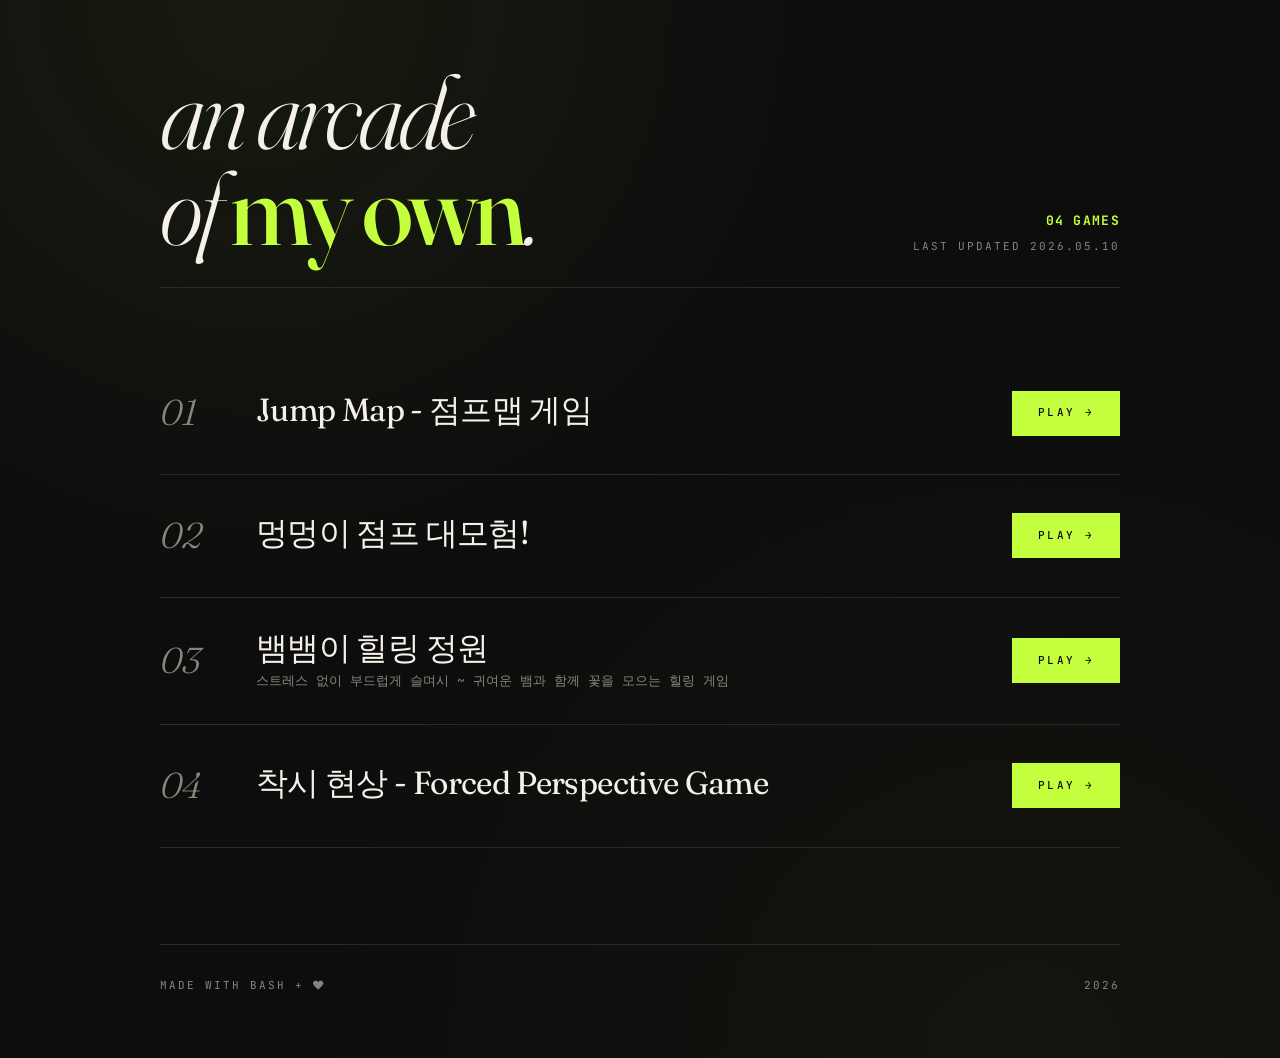
<file: index.html>
<!DOCTYPE html>
<html lang="ko">
<head>
  <meta charset="UTF-8">
  <meta name="viewport" content="width=device-width, initial-scale=1.0">
  <title>an arcade of my own</title>
  <link rel="preconnect" href="https://fonts.googleapis.com">
  <link rel="preconnect" href="https://fonts.gstatic.com" crossorigin>
  <link href="https://fonts.googleapis.com/css2?family=Fraunces:ital,opsz,wght@0,9..144,300..900;1,9..144,300..900&family=JetBrains+Mono:wght@300;400;500&display=swap" rel="stylesheet">
  <style>
    :root {
      --bg: #0d0d0d;
      --bg-elev: #161616;
      --ink: #f5f1e8;
      --ink-dim: #8a857a;
      --accent: #c4ff3d;
      --line: #2a2a2a;
    }
    * { margin: 0; padding: 0; box-sizing: border-box; }
    html { background: var(--bg); }
    body {
      background: var(--bg);
      color: var(--ink);
      font-family: 'JetBrains Mono', ui-monospace, monospace;
      font-size: 14px;
      line-height: 1.6;
      min-height: 100vh;
      padding: 4rem 2rem;
      background-image:
        radial-gradient(circle at 20% 0%, rgba(196,255,61,0.06), transparent 40%),
        radial-gradient(circle at 80% 100%, rgba(196,255,61,0.03), transparent 50%);
    }
    .container { max-width: 960px; margin: 0 auto; }
    header {
      border-bottom: 1px solid var(--line);
      padding-bottom: 2rem;
      margin-bottom: 4rem;
      display: flex;
      justify-content: space-between;
      align-items: flex-end;
      flex-wrap: wrap;
      gap: 2rem;
    }
    .title {
      font-family: 'Fraunces', Georgia, serif;
      font-weight: 300;
      font-size: clamp(2.75rem, 9vw, 6.5rem);
      letter-spacing: -0.04em;
      line-height: 0.92;
      font-style: italic;
      font-variation-settings: "opsz" 144;
    }
    .title em {
      font-style: normal;
      color: var(--accent);
      font-weight: 500;
    }
    .meta {
      font-size: 11px;
      text-transform: uppercase;
      letter-spacing: 0.18em;
      color: var(--ink-dim);
      text-align: right;
    }
    .meta strong {
      color: var(--accent);
      display: block;
      font-size: 13px;
      margin-bottom: 0.4rem;
      letter-spacing: 0.1em;
    }
    .games { list-style: none; }
    .game {
      border-bottom: 1px solid var(--line);
      padding: 2rem 0;
      display: grid;
      grid-template-columns: 64px 1fr auto;
      gap: 2rem;
      align-items: center;
      transition: padding 0.25s ease, background 0.25s ease;
    }
    .game:hover {
      background: var(--bg-elev);
      margin: 0 -2rem;
      padding: 2rem;
    }
    .game .num {
      font-family: 'Fraunces', Georgia, serif;
      font-size: 2.25rem;
      color: var(--ink-dim);
      font-style: italic;
      font-weight: 300;
    }
    .game:hover .num { color: var(--accent); }
    .game .info h2 {
      font-family: 'Fraunces', Georgia, serif;
      font-weight: 400;
      font-size: clamp(1.5rem, 3.5vw, 2rem);
      letter-spacing: -0.02em;
      margin-bottom: 0.4rem;
      line-height: 1.1;
    }
    .game .info p {
      color: var(--ink-dim);
      font-size: 13px;
      max-width: 500px;
    }
    .game .play {
      font-family: 'JetBrains Mono', monospace;
      font-size: 11px;
      font-weight: 500;
      text-transform: uppercase;
      letter-spacing: 0.22em;
      color: var(--bg);
      background: var(--accent);
      padding: 0.85rem 1.6rem;
      text-decoration: none;
      transition: transform 0.2s ease, box-shadow 0.2s ease;
      display: inline-block;
      white-space: nowrap;
    }
    .game .play:hover {
      transform: translate(-3px, -3px);
      box-shadow: 6px 6px 0 var(--ink);
    }
    .empty {
      padding: 4rem 0;
      text-align: center;
      color: var(--ink-dim);
      font-style: italic;
      font-family: 'Fraunces', Georgia, serif;
    }
    footer {
      margin-top: 6rem;
      padding-top: 2rem;
      border-top: 1px solid var(--line);
      font-size: 11px;
      color: var(--ink-dim);
      text-transform: uppercase;
      letter-spacing: 0.18em;
      display: flex;
      justify-content: space-between;
      flex-wrap: wrap;
      gap: 1rem;
    }
    footer a { color: var(--ink-dim); text-decoration: none; border-bottom: 1px solid var(--line); }
    footer a:hover { color: var(--accent); border-color: var(--accent); }
    @media (max-width: 640px) {
      body { padding: 2.5rem 1.25rem; }
      .game { grid-template-columns: auto 1fr; gap: 1rem 1.25rem; }
      .game .play { grid-column: 1 / -1; justify-self: start; margin-top: 0.5rem; }
      .game:hover { margin: 0 -1.25rem; padding: 2rem 1.25rem; }
    }
  </style>
</head>
<body>
  <div class="container">
    <header>
      <h1 class="title">an arcade<br>of <em>my own</em>.</h1>
      <div class="meta">
        <strong>04 games</strong>
        last updated 2026.05.10
      </div>
    </header>
    <ul class="games">
        <li class="game">
          <span class="num">01</span>
          <div class="info">
            <h2>Jump Map - 점프맵 게임</h2>
          </div>
          <a class="play" href="./jumpmap/">play &rarr;</a>
        </li>
        <li class="game">
          <span class="num">02</span>
          <div class="info">
            <h2>멍멍이 점프 대모험!</h2>
          </div>
          <a class="play" href="./puppy-jump/">play &rarr;</a>
        </li>
        <li class="game">
          <span class="num">03</span>
          <div class="info">
            <h2>뱀뱀이 힐링 정원</h2>
            <p>스트레스 없이 부드럽게 슬며시 ~ 귀여운 뱀과 함께 꽃을 모으는 힐링 게임</p>
          </div>
          <a class="play" href="./뱀뱀이 힐링게임/">play &rarr;</a>
        </li>
        <li class="game">
          <span class="num">04</span>
          <div class="info">
            <h2>착시 현상 - Forced Perspective Game</h2>
          </div>
          <a class="play" href="./착시현상/">play &rarr;</a>
        </li>
    </ul>
    <footer>
      <span>made with bash + ❤</span>
      <span>2026</span>
    </footer>
  </div>
</body>
</html>
</file>
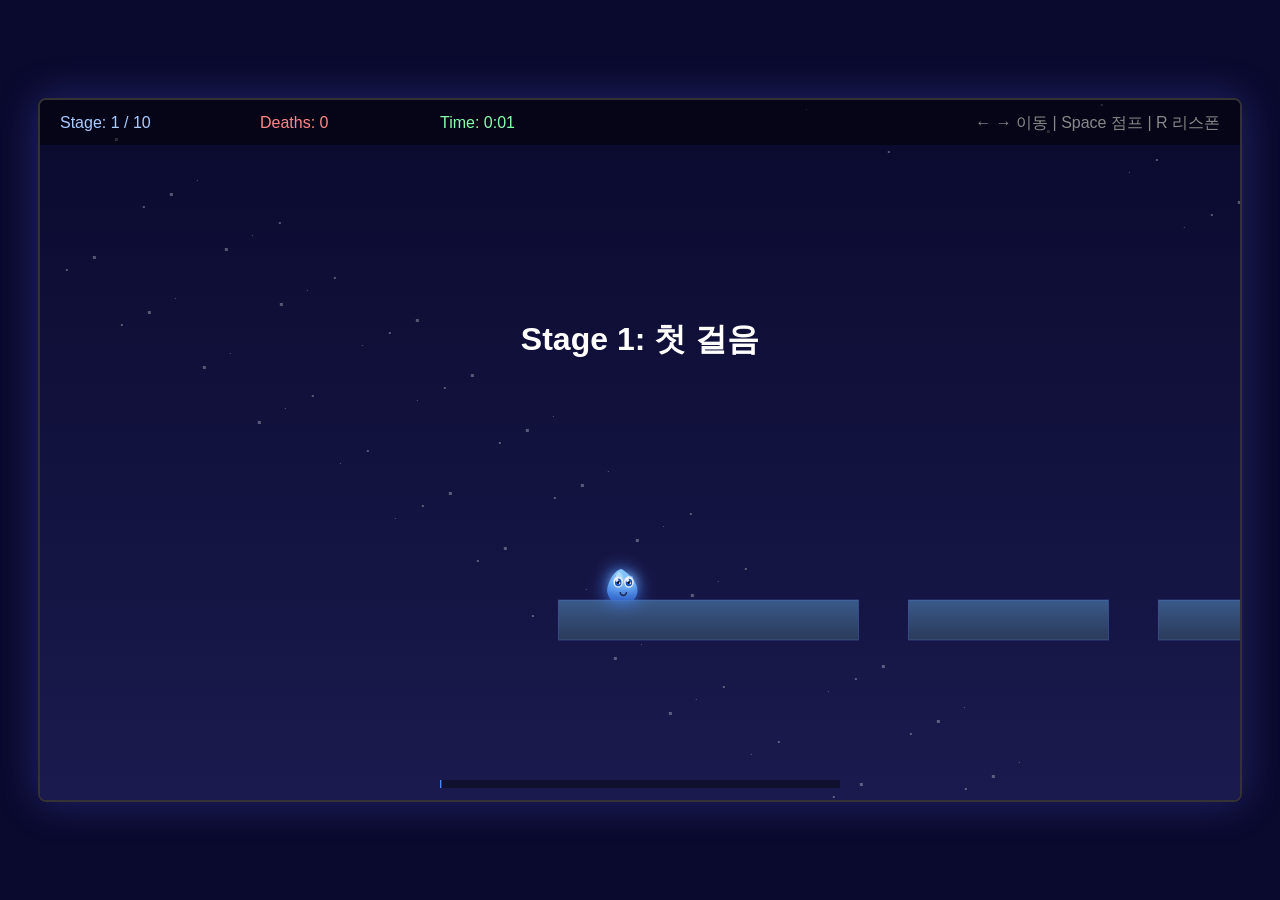
<file: jumpmap/index.html>
<!DOCTYPE html>
<html lang="ko">
<head>
<meta charset="UTF-8">
<title>Jump Map - 점프맵 게임</title>
<style>
* { margin: 0; padding: 0; box-sizing: border-box; }
body {
  background: #0a0a2e;
  display: flex;
  justify-content: center;
  align-items: center;
  height: 100vh;
  overflow: hidden;
  font-family: 'Apple SD Gothic Neo', sans-serif;
}
canvas {
  border: 2px solid #333;
  border-radius: 8px;
  box-shadow: 0 0 40px rgba(100, 100, 255, 0.3);
}
</style>
</head>
<body>
<canvas id="game" width="1200" height="700"></canvas>
<script>
const canvas = document.getElementById('game');
const ctx = canvas.getContext('2d');

// Game state
const GRAVITY = 0.6;
const JUMP_FORCE = -13;
const MOVE_SPEED = 5;
const PLAYER_SIZE = 28;

let camera = { x: 0, y: 0 };
let deathCount = 0;
let startTime = Date.now();

const player = {
  x: 50, y: 0, vx: 0, vy: 0,
  onGround: false, alive: true,
  spawnX: 50, spawnY: 0,
  jumpCount: 0, maxJumps: 1,
  trail: []
};

const keys = {};
let currentStage = 0;
let gameWon = false;
let showMessage = '';
let messageTimer = 0;
let particles = [];

// Stage definitions
function buildStages() {
  const stages = [];
  let offsetX = 0;

  // ===== STAGE 1: 기초 점프 =====
  {
    const s = { platforms: [], spikes: [], checkpoints: [], movers: [], portals: [], label: 'Stage 1: 첫 걸음', startX: offsetX };
    // Ground
    s.platforms.push({ x: offsetX, y: 600, w: 300, h: 40 });
    s.platforms.push({ x: offsetX + 350, y: 600, w: 200, h: 40 });
    s.platforms.push({ x: offsetX + 600, y: 600, w: 200, h: 40 });
    s.platforms.push({ x: offsetX + 850, y: 600, w: 300, h: 40 });
    // Checkpoint
    s.checkpoints.push({ x: offsetX + 1050, y: 560, collected: false });
    s.endX = offsetX + 1150;
    stages.push(s);
    offsetX += 1200;
  }

  // ===== STAGE 2: 높이 점프 =====
  {
    const s = { platforms: [], spikes: [], checkpoints: [], movers: [], portals: [], label: 'Stage 2: 계단 오르기', startX: offsetX };
    s.platforms.push({ x: offsetX, y: 600, w: 200, h: 40 });
    s.platforms.push({ x: offsetX + 180, y: 520, w: 150, h: 25 });
    s.platforms.push({ x: offsetX + 350, y: 440, w: 150, h: 25 });
    s.platforms.push({ x: offsetX + 520, y: 360, w: 150, h: 25 });
    s.platforms.push({ x: offsetX + 350, y: 280, w: 150, h: 25 });
    s.platforms.push({ x: offsetX + 550, y: 220, w: 200, h: 25 });
    s.platforms.push({ x: offsetX + 800, y: 300, w: 200, h: 25 });
    s.platforms.push({ x: offsetX + 800, y: 600, w: 200, h: 40 });
    s.checkpoints.push({ x: offsetX + 900, y: 260, collected: false });
    s.endX = offsetX + 1000;
    stages.push(s);
    offsetX += 1050;
  }

  // ===== STAGE 3: 가시 등장 =====
  {
    const s = { platforms: [], spikes: [], checkpoints: [], movers: [], portals: [], label: 'Stage 3: 가시 조심!', startX: offsetX };
    s.platforms.push({ x: offsetX, y: 600, w: 200, h: 40 });
    s.platforms.push({ x: offsetX + 250, y: 600, w: 300, h: 40 });
    s.spikes.push({ x: offsetX + 330, y: 580, w: 80, h: 20 });
    s.platforms.push({ x: offsetX + 600, y: 600, w: 150, h: 40 });
    s.platforms.push({ x: offsetX + 800, y: 520, w: 150, h: 25 });
    s.platforms.push({ x: offsetX + 1000, y: 440, w: 150, h: 25 });
    s.spikes.push({ x: offsetX + 1030, y: 420, w: 40, h: 20 });
    s.platforms.push({ x: offsetX + 1200, y: 500, w: 200, h: 25 });
    s.platforms.push({ x: offsetX + 1200, y: 600, w: 200, h: 40 });
    s.checkpoints.push({ x: offsetX + 1300, y: 460, collected: false });
    s.endX = offsetX + 1400;
    stages.push(s);
    offsetX += 1450;
  }

  // ===== STAGE 4: 좁은 통로 =====
  {
    const s = { platforms: [], spikes: [], checkpoints: [], movers: [], portals: [], label: 'Stage 4: 정밀 점프', startX: offsetX };
    s.platforms.push({ x: offsetX, y: 600, w: 150, h: 40 });
    s.platforms.push({ x: offsetX + 220, y: 550, w: 80, h: 25 });
    s.platforms.push({ x: offsetX + 370, y: 490, w: 80, h: 25 });
    s.spikes.push({ x: offsetX + 380, y: 470, w: 30, h: 20 });
    s.platforms.push({ x: offsetX + 510, y: 430, w: 80, h: 25 });
    s.platforms.push({ x: offsetX + 650, y: 490, w: 80, h: 25 });
    s.spikes.push({ x: offsetX + 660, y: 470, w: 30, h: 20 });
    s.platforms.push({ x: offsetX + 790, y: 550, w: 80, h: 25 });
    s.platforms.push({ x: offsetX + 940, y: 600, w: 200, h: 40 });
    s.checkpoints.push({ x: offsetX + 1020, y: 560, collected: false });
    s.endX = offsetX + 1140;
    stages.push(s);
    offsetX += 1200;
  }

  // ===== STAGE 5: 움직이는 발판 =====
  {
    const s = { platforms: [], spikes: [], checkpoints: [], movers: [], portals: [], label: 'Stage 5: 움직이는 발판', startX: offsetX };
    s.platforms.push({ x: offsetX, y: 600, w: 200, h: 40 });
    s.movers.push({ x: offsetX + 300, y: 500, w: 120, h: 25, sx: offsetX + 300, sy: 500, ex: offsetX + 300, ey: 350, speed: 0.008, t: 0 });
    s.platforms.push({ x: offsetX + 500, y: 400, w: 100, h: 25 });
    s.movers.push({ x: offsetX + 680, y: 400, w: 120, h: 25, sx: offsetX + 680, sy: 400, ex: offsetX + 880, ey: 400, speed: 0.01, t: 0 });
    s.platforms.push({ x: offsetX + 1050, y: 450, w: 150, h: 25 });
    s.platforms.push({ x: offsetX + 1050, y: 600, w: 200, h: 40 });
    s.checkpoints.push({ x: offsetX + 1130, y: 410, collected: false });
    s.endX = offsetX + 1250;
    stages.push(s);
    offsetX += 1300;
  }

  // ===== STAGE 6: 낙하 구간 =====
  {
    const s = { platforms: [], spikes: [], checkpoints: [], movers: [], portals: [], label: 'Stage 6: 낙하 지대', startX: offsetX };
    s.platforms.push({ x: offsetX, y: 600, w: 200, h: 40 });
    s.platforms.push({ x: offsetX + 250, y: 500, w: 100, h: 25 });
    s.platforms.push({ x: offsetX + 400, y: 400, w: 100, h: 25 });
    s.platforms.push({ x: offsetX + 550, y: 300, w: 100, h: 25 });
    // Drop down section
    s.platforms.push({ x: offsetX + 700, y: 200, w: 150, h: 25 });
    s.platforms.push({ x: offsetX + 750, y: 350, w: 80, h: 25 });
    s.spikes.push({ x: offsetX + 680, y: 470, w: 200, h: 20 });
    s.platforms.push({ x: offsetX + 660, y: 490, w: 240, h: 25 });
    s.platforms.push({ x: offsetX + 900, y: 350, w: 80, h: 25 });
    s.platforms.push({ x: offsetX + 1050, y: 450, w: 150, h: 25 });
    s.platforms.push({ x: offsetX + 1050, y: 600, w: 200, h: 40 });
    s.checkpoints.push({ x: offsetX + 1120, y: 410, collected: false });
    s.endX = offsetX + 1250;
    stages.push(s);
    offsetX += 1300;
  }

  // ===== STAGE 7: 가시 밭 =====
  {
    const s = { platforms: [], spikes: [], checkpoints: [], movers: [], portals: [], label: 'Stage 7: 가시 밭', startX: offsetX };
    s.platforms.push({ x: offsetX, y: 600, w: 150, h: 40 });
    // Long platform with spike gaps
    for (let i = 0; i < 5; i++) {
      s.platforms.push({ x: offsetX + 200 + i * 200, y: 500, w: 100, h: 25 });
      if (i < 4) {
        s.spikes.push({ x: offsetX + 300 + i * 200, y: 580, w: 100, h: 20 });
        s.platforms.push({ x: offsetX + 300 + i * 200, y: 600, w: 100, h: 40 });
      }
    }
    s.platforms.push({ x: offsetX + 1200, y: 600, w: 200, h: 40 });
    s.checkpoints.push({ x: offsetX + 1300, y: 560, collected: false });
    s.endX = offsetX + 1400;
    stages.push(s);
    offsetX += 1450;
  }

  // ===== STAGE 8: 복합 무빙 =====
  {
    const s = { platforms: [], spikes: [], checkpoints: [], movers: [], portals: [], label: 'Stage 8: 무빙 지옥', startX: offsetX };
    s.platforms.push({ x: offsetX, y: 600, w: 150, h: 40 });
    s.movers.push({ x: offsetX + 250, y: 500, w: 100, h: 25, sx: offsetX + 250, sy: 500, ex: offsetX + 250, ey: 300, speed: 0.012, t: 0 });
    s.movers.push({ x: offsetX + 450, y: 350, w: 100, h: 25, sx: offsetX + 450, sy: 350, ex: offsetX + 650, ey: 350, speed: 0.015, t: 0.5 });
    s.spikes.push({ x: offsetX + 500, y: 580, w: 200, h: 20 });
    s.platforms.push({ x: offsetX + 500, y: 600, w: 200, h: 40 });
    s.movers.push({ x: offsetX + 750, y: 300, w: 100, h: 25, sx: offsetX + 750, sy: 450, ex: offsetX + 750, ey: 250, speed: 0.01, t: 0.3 });
    s.platforms.push({ x: offsetX + 950, y: 400, w: 100, h: 25 });
    s.spikes.push({ x: offsetX + 960, y: 380, w: 40, h: 20 });
    s.platforms.push({ x: offsetX + 1100, y: 500, w: 200, h: 25 });
    s.platforms.push({ x: offsetX + 1100, y: 600, w: 200, h: 40 });
    s.checkpoints.push({ x: offsetX + 1200, y: 460, collected: false });
    s.endX = offsetX + 1300;
    stages.push(s);
    offsetX += 1350;
  }

  // ===== STAGE 9: 사라지는 발판 =====
  {
    const s = { platforms: [], spikes: [], checkpoints: [], movers: [], portals: [], label: 'Stage 9: 사라지는 발판', startX: offsetX };
    s.platforms.push({ x: offsetX, y: 600, w: 150, h: 40 });
    // Blinking platforms
    for (let i = 0; i < 6; i++) {
      s.platforms.push({
        x: offsetX + 200 + i * 170, y: 500 - (i % 2) * 80, w: 100, h: 25,
        blink: true, blinkRate: 0.006 + i * 0.001, blinkPhase: i * 0.3, visible: true
      });
    }
    s.spikes.push({ x: offsetX + 200, y: 580, w: 900, h: 20 });
    s.platforms.push({ x: offsetX + 200, y: 600, w: 900, h: 40 });
    s.platforms.push({ x: offsetX + 1200, y: 500, w: 200, h: 25 });
    s.platforms.push({ x: offsetX + 1200, y: 600, w: 200, h: 40 });
    s.checkpoints.push({ x: offsetX + 1300, y: 460, collected: false });
    s.endX = offsetX + 1400;
    stages.push(s);
    offsetX += 1450;
  }

  // ===== STAGE 10: 최종 스테이지 - 총집합 =====
  {
    const s = { platforms: [], spikes: [], checkpoints: [], movers: [], portals: [], label: 'FINAL STAGE: 총집합!', startX: offsetX };
    s.platforms.push({ x: offsetX, y: 600, w: 150, h: 40 });

    // Section A: Spike jumps
    s.platforms.push({ x: offsetX + 200, y: 600, w: 400, h: 40 });
    s.spikes.push({ x: offsetX + 280, y: 580, w: 60, h: 20 });
    s.spikes.push({ x: offsetX + 420, y: 580, w: 60, h: 20 });
    s.platforms.push({ x: offsetX + 250, y: 480, w: 80, h: 25 });
    s.platforms.push({ x: offsetX + 420, y: 400, w: 80, h: 25 });

    // Section B: Moving platforms over spikes
    s.spikes.push({ x: offsetX + 600, y: 580, w: 400, h: 20 });
    s.platforms.push({ x: offsetX + 600, y: 600, w: 400, h: 40 });
    s.movers.push({ x: offsetX + 620, y: 450, w: 90, h: 25, sx: offsetX + 620, sy: 450, ex: offsetX + 620, ey: 300, speed: 0.012, t: 0 });
    s.movers.push({ x: offsetX + 800, y: 350, w: 90, h: 25, sx: offsetX + 800, sy: 350, ex: offsetX + 950, ey: 350, speed: 0.015, t: 0.5 });

    // Section C: Blinking + spikes
    s.platforms.push({ x: offsetX + 1050, y: 300, w: 80, h: 25 });
    for (let i = 0; i < 4; i++) {
      s.platforms.push({
        x: offsetX + 1180 + i * 140, y: 280 - (i % 2) * 60, w: 80, h: 25,
        blink: true, blinkRate: 0.008, blinkPhase: i * 0.4, visible: true
      });
    }
    s.spikes.push({ x: offsetX + 1100, y: 580, w: 600, h: 20 });
    s.platforms.push({ x: offsetX + 1100, y: 600, w: 600, h: 40 });

    // Section D: Vertical climb with movers
    s.platforms.push({ x: offsetX + 1750, y: 500, w: 80, h: 25 });
    s.movers.push({ x: offsetX + 1850, y: 400, w: 80, h: 25, sx: offsetX + 1850, sy: 500, ex: offsetX + 1850, ey: 250, speed: 0.01, t: 0 });
    s.platforms.push({ x: offsetX + 1950, y: 200, w: 100, h: 25 });
    s.spikes.push({ x: offsetX + 1960, y: 180, w: 30, h: 20 });

    // Section E: Final precision jumps
    s.platforms.push({ x: offsetX + 2100, y: 250, w: 60, h: 25 });
    s.platforms.push({ x: offsetX + 2220, y: 300, w: 60, h: 25 });
    s.spikes.push({ x: offsetX + 2225, y: 280, w: 25, h: 20 });
    s.platforms.push({ x: offsetX + 2340, y: 350, w: 60, h: 25 });
    s.platforms.push({ x: offsetX + 2460, y: 400, w: 60, h: 25 });

    // Goal platform
    s.platforms.push({ x: offsetX + 2580, y: 450, w: 200, h: 30 });
    s.platforms.push({ x: offsetX + 2580, y: 600, w: 200, h: 40 });

    s.checkpoints.push({ x: offsetX + 2650, y: 410, collected: false });
    s.endX = offsetX + 2780;
    stages.push(s);
  }

  return stages;
}

let stages = buildStages();

// Get all objects across all stages
function getAllPlatforms() {
  let all = [];
  stages.forEach(s => { all = all.concat(s.platforms); all = all.concat(s.movers); });
  return all;
}
function getAllSpikes() {
  let all = [];
  stages.forEach(s => all = all.concat(s.spikes));
  return all;
}
function getAllCheckpoints() {
  let all = [];
  stages.forEach(s => all = all.concat(s.checkpoints));
  return all;
}

function respawn() {
  player.x = player.spawnX;
  player.y = player.spawnY - 50;
  player.vx = 0;
  player.vy = 0;
  player.alive = true;
  player.trail = [];
  deathCount++;
  spawnParticles(player.x, player.y, '#ff4444', 20);
}

function spawnParticles(x, y, color, count) {
  for (let i = 0; i < count; i++) {
    particles.push({
      x, y,
      vx: (Math.random() - 0.5) * 8,
      vy: (Math.random() - 0.5) * 8,
      life: 1,
      color,
      size: Math.random() * 4 + 2
    });
  }
}

function showStageMessage(text) {
  showMessage = text;
  messageTimer = 180;
}

// Input
function skipToStage(idx) {
  if (idx < 0 || idx >= stages.length) return;
  const s = stages[idx];
  // Collect all previous checkpoints
  for (let i = 0; i <= idx; i++) {
    stages[i].checkpoints.forEach(cp => {
      if (!cp.collected) {
        cp.collected = true;
      }
    });
  }
  // Set spawn to start of target stage
  const spawnX = s.startX + 60;
  const spawnY = 500;
  player.spawnX = spawnX;
  player.spawnY = spawnY;
  player.x = spawnX;
  player.y = spawnY;
  player.vx = 0;
  player.vy = 0;
  player.trail = [];
  currentStage = idx;
  lastStage = idx;
  spawnParticles(player.x + PLAYER_SIZE / 2, player.y + PLAYER_SIZE / 2, '#ffdd00', 25);
  showStageMessage(s.label);
}

window.addEventListener('keydown', e => {
  keys[e.code] = true;
  if (e.code === 'Space' || e.code === 'ArrowUp') e.preventDefault();
  if (e.code === 'KeyR') respawn();
  // Stage skip: 1~0 keys = stage 1~10
  if (e.code >= 'Digit1' && e.code <= 'Digit9') {
    skipToStage(parseInt(e.code.replace('Digit', '')) - 1);
  }
  if (e.code === 'Digit0') skipToStage(9);
  // N = next stage, P = previous stage
  if (e.code === 'KeyN') skipToStage(currentStage + 1);
  if (e.code === 'KeyP') skipToStage(currentStage - 1);
});
window.addEventListener('keyup', e => keys[e.code] = false);

let lastStage = -1;

function update() {
  if (gameWon) return;

  // Player input
  if (keys['ArrowLeft'] || keys['KeyA']) player.vx = -MOVE_SPEED;
  else if (keys['ArrowRight'] || keys['KeyD']) player.vx = MOVE_SPEED;
  else player.vx *= 0.8;

  if ((keys['Space'] || keys['ArrowUp'] || keys['KeyW']) && player.onGround) {
    player.vy = JUMP_FORCE;
    player.onGround = false;
    spawnParticles(player.x + PLAYER_SIZE / 2, player.y + PLAYER_SIZE, '#88aaff', 5);
  }

  // Gravity
  player.vy += GRAVITY;
  if (player.vy > 15) player.vy = 15;

  // Update movers
  stages.forEach(s => {
    s.movers.forEach(m => {
      m.t += m.speed;
      const f = (Math.sin(m.t * Math.PI * 2) + 1) / 2;
      m.x = m.sx + (m.ex - m.sx) * f;
      m.y = m.sy + (m.ey - m.sy) * f;
    });
  });

  // Update blinking platforms
  stages.forEach(s => {
    s.platforms.forEach(p => {
      if (p.blink) {
        const v = Math.sin((Date.now() * p.blinkRate) + p.blinkPhase * Math.PI * 2);
        p.visible = v > -0.3;
      }
    });
  });

  // Move X
  player.x += player.vx;

  // Collide X with platforms
  const allPlats = getAllPlatforms();
  allPlats.forEach(p => {
    if (p.blink && !p.visible) return;
    if (player.x + PLAYER_SIZE > p.x && player.x < p.x + p.w &&
        player.y + PLAYER_SIZE > p.y && player.y < p.y + p.h) {
      if (player.vx > 0) player.x = p.x - PLAYER_SIZE;
      else if (player.vx < 0) player.x = p.x + p.w;
    }
  });

  // Move Y
  player.y += player.vy;
  player.onGround = false;

  // Collide Y with platforms
  allPlats.forEach(p => {
    if (p.blink && !p.visible) return;
    if (player.x + PLAYER_SIZE > p.x && player.x < p.x + p.w &&
        player.y + PLAYER_SIZE > p.y && player.y < p.y + p.h) {
      if (player.vy > 0) {
        player.y = p.y - PLAYER_SIZE;
        player.vy = 0;
        player.onGround = true;
      } else if (player.vy < 0) {
        player.y = p.y + p.h;
        player.vy = 0;
      }
    }
  });

  // Spike collision
  getAllSpikes().forEach(sp => {
    if (player.x + PLAYER_SIZE - 4 > sp.x && player.x + 4 < sp.x + sp.w &&
        player.y + PLAYER_SIZE - 4 > sp.y && player.y + 4 < sp.y + sp.h) {
      respawn();
    }
  });

  // Fall death
  if (player.y > 800) respawn();

  // Checkpoints
  getAllCheckpoints().forEach(cp => {
    if (!cp.collected &&
        Math.abs(player.x + PLAYER_SIZE / 2 - cp.x) < 40 &&
        Math.abs(player.y + PLAYER_SIZE / 2 - cp.y) < 40) {
      cp.collected = true;
      player.spawnX = cp.x - PLAYER_SIZE / 2;
      player.spawnY = cp.y - PLAYER_SIZE / 2;
      spawnParticles(cp.x, cp.y, '#00ff88', 30);
      showStageMessage('체크포인트!');
    }
  });

  // Detect current stage
  for (let i = stages.length - 1; i >= 0; i--) {
    if (player.x >= stages[i].startX - 50) {
      if (i !== lastStage) {
        lastStage = i;
        showStageMessage(stages[i].label);
      }
      currentStage = i;
      break;
    }
  }

  // Win condition - reach end of last stage
  const lastS = stages[stages.length - 1];
  const lastCP = lastS.checkpoints[lastS.checkpoints.length - 1];
  if (lastCP && lastCP.collected && player.x > lastS.endX - 200) {
    gameWon = true;
    spawnParticles(player.x, player.y, '#ffdd00', 50);
    spawnParticles(player.x, player.y, '#ff44ff', 50);
  }

  // Trail
  player.trail.push({ x: player.x, y: player.y, life: 1 });
  if (player.trail.length > 12) player.trail.shift();
  player.trail.forEach(t => t.life -= 0.08);

  // Particles
  particles.forEach(p => {
    p.x += p.vx;
    p.y += p.vy;
    p.vy += 0.1;
    p.life -= 0.025;
  });
  particles = particles.filter(p => p.life > 0);

  // Camera
  const targetCX = player.x - canvas.width / 2 + PLAYER_SIZE / 2;
  const targetCY = player.y - canvas.height / 2;
  camera.x += (targetCX - camera.x) * 0.08;
  camera.y += (targetCY - camera.y) * 0.06;
  if (camera.y > 100) camera.y = 100;

  if (messageTimer > 0) messageTimer--;
}

function draw() {
  // Background gradient
  const grad = ctx.createLinearGradient(0, 0, 0, canvas.height);
  grad.addColorStop(0, '#0a0a2e');
  grad.addColorStop(1, '#1a1a4e');
  ctx.fillStyle = grad;
  ctx.fillRect(0, 0, canvas.width, canvas.height);

  // Background stars
  ctx.fillStyle = 'rgba(255,255,255,0.3)';
  for (let i = 0; i < 80; i++) {
    const sx = ((i * 137 + 50) % 2000) - camera.x * 0.1;
    const sy = ((i * 97 + 30) % 700) - camera.y * 0.05;
    const size = (i % 3) + 1;
    ctx.fillRect(((sx % canvas.width) + canvas.width) % canvas.width, ((sy % canvas.height) + canvas.height) % canvas.height, size, size);
  }

  ctx.save();
  ctx.translate(-camera.x, -camera.y);

  // Draw platforms
  stages.forEach((s, si) => {
    s.platforms.forEach(p => {
      if (p.blink && !p.visible) {
        ctx.globalAlpha = 0.15;
        ctx.fillStyle = '#334';
        ctx.fillRect(p.x, p.y, p.w, p.h);
        ctx.globalAlpha = 1;
        return;
      }
      const pg = ctx.createLinearGradient(p.x, p.y, p.x, p.y + p.h);
      if (si === stages.length - 1) {
        pg.addColorStop(0, '#884422');
        pg.addColorStop(1, '#552211');
      } else {
        pg.addColorStop(0, '#3a5a8a');
        pg.addColorStop(1, '#2a3a5a');
      }
      ctx.fillStyle = pg;
      ctx.fillRect(p.x, p.y, p.w, p.h);
      ctx.strokeStyle = 'rgba(100,150,255,0.3)';
      ctx.strokeRect(p.x, p.y, p.w, p.h);
      if (p.blink) {
        ctx.strokeStyle = 'rgba(255,200,50,0.4)';
        ctx.strokeRect(p.x - 1, p.y - 1, p.w + 2, p.h + 2);
      }
    });

    // Moving platforms
    s.movers.forEach(m => {
      const mg = ctx.createLinearGradient(m.x, m.y, m.x, m.y + m.h);
      mg.addColorStop(0, '#5a8a3a');
      mg.addColorStop(1, '#3a5a2a');
      ctx.fillStyle = mg;
      ctx.fillRect(m.x, m.y, m.w, m.h);
      ctx.strokeStyle = 'rgba(100,255,100,0.4)';
      ctx.strokeRect(m.x, m.y, m.w, m.h);
    });

    // Spikes
    s.spikes.forEach(sp => {
      ctx.fillStyle = '#ff3333';
      const count = Math.floor(sp.w / 15);
      for (let i = 0; i < count; i++) {
        const tx = sp.x + i * (sp.w / count) + (sp.w / count) / 2;
        ctx.beginPath();
        ctx.moveTo(tx - 6, sp.y + sp.h);
        ctx.lineTo(tx, sp.y);
        ctx.lineTo(tx + 6, sp.y + sp.h);
        ctx.fill();
      }
    });

    // Checkpoints
    s.checkpoints.forEach(cp => {
      if (cp.collected) {
        ctx.fillStyle = '#00ff88';
        ctx.globalAlpha = 0.5 + Math.sin(Date.now() * 0.005) * 0.3;
      } else {
        ctx.fillStyle = '#ffaa00';
        ctx.globalAlpha = 0.7 + Math.sin(Date.now() * 0.008) * 0.3;
      }
      // Flag pole
      ctx.fillRect(cp.x - 2, cp.y - 10, 4, 50);
      // Flag
      ctx.beginPath();
      ctx.moveTo(cp.x + 2, cp.y - 10);
      ctx.lineTo(cp.x + 22, cp.y);
      ctx.lineTo(cp.x + 2, cp.y + 10);
      ctx.fill();
      ctx.globalAlpha = 1;
    });
  });

  // Trail
  player.trail.forEach(t => {
    if (t.life > 0) {
      ctx.globalAlpha = t.life * 0.4;
      ctx.fillStyle = '#4488ff';
      ctx.fillRect(t.x + 4, t.y + 4, PLAYER_SIZE - 8, PLAYER_SIZE - 8);
    }
  });
  ctx.globalAlpha = 1;

  // Player (흐물흐물 슬라임)
  if (player.alive) {
    const t = Date.now() * 0.005;
    const cx = player.x + PLAYER_SIZE / 2;
    const cy = player.y + PLAYER_SIZE / 2;
    const S = PLAYER_SIZE;

    // Squash & stretch from velocity
    const squashX = 1 + Math.abs(player.vx) * 0.03;
    const squashY = player.vy < -2 ? 0.75 : (player.onGround ? 1.1 + Math.sin(t * 3) * 0.06 : 1.0);
    const stretchX = 1 / squashY * (player.vy < -2 ? 1.15 : 1.0);
    const stretchY = 1 / squashX;

    const scaleX = stretchX * squashX + Math.sin(t * 4) * 0.05;
    const scaleY = stretchY * squashY + Math.cos(t * 4) * 0.05;

    ctx.save();
    ctx.translate(cx, player.y + S); // anchor at bottom center
    ctx.scale(scaleX, scaleY);

    // Glow
    ctx.shadowColor = '#4488ff';
    ctx.shadowBlur = 18;

    // Body - blobby shape using bezier curves
    const w = S / 2;
    const h = S;
    const wobble1 = Math.sin(t * 5) * 3;
    const wobble2 = Math.cos(t * 4.3) * 3;
    const wobble3 = Math.sin(t * 3.7) * 2.5;
    const wobble4 = Math.cos(t * 5.1) * 2.5;

    ctx.beginPath();
    // Start bottom-left
    ctx.moveTo(-w + 2, 0);
    // Bottom edge (flat on ground)
    ctx.lineTo(w - 2, 0);
    // Right side going up
    ctx.bezierCurveTo(
      w + 4 + wobble1, -h * 0.25,
      w + 3 + wobble2, -h * 0.65,
      wobble3 * 0.5, -h - wobble4 * 0.5
    );
    // Top (blobby dome)
    ctx.bezierCurveTo(
      -w * 0.3 + wobble4, -h - 3 + wobble1 * 0.3,
      -w - 2 + wobble2, -h * 0.7,
      -w - 3 + wobble3, -h * 0.3
    );
    // Left side going down
    ctx.bezierCurveTo(
      -w - 1 + wobble4, -h * 0.1,
      -w + 1, 0,
      -w + 2, 0
    );
    ctx.closePath();

    const bodyGrad = ctx.createLinearGradient(0, 0, 0, -h);
    bodyGrad.addColorStop(0, '#3366cc');
    bodyGrad.addColorStop(0.5, '#5599ee');
    bodyGrad.addColorStop(1, '#88ccff');
    ctx.fillStyle = bodyGrad;
    ctx.fill();

    // Shiny highlight
    ctx.beginPath();
    ctx.ellipse(-w * 0.25 + wobble1 * 0.3, -h * 0.7 + wobble2 * 0.2, 4, 6, -0.3, 0, Math.PI * 2);
    ctx.fillStyle = 'rgba(255,255,255,0.45)';
    ctx.fill();

    ctx.shadowBlur = 0;

    // Eyes - 초롱초롱
    const eyeDir = player.vx > 0.5 ? 3 : player.vx < -0.5 ? -3 : 0;
    const eyeY = -h * 0.55 + Math.sin(t * 3) * 1.5;
    const blinkAmount = Math.sin(t * 0.7) > 0.97 ? 0.15 : 1; // occasional blink
    const lx = -5 + eyeDir + wobble1 * 0.2;
    const ly = eyeY;
    const rx = 7 + eyeDir + wobble2 * 0.2;
    const ry = eyeY + wobble3 * 0.3;
    const er = 5.5; // eye radius
    const ebr = er * blinkAmount;

    // Eye glow (soft outer glow)
    ctx.shadowColor = '#aaddff';
    ctx.shadowBlur = 12;

    // Left eye white
    const eyeGradL = ctx.createRadialGradient(lx - 1, ly - 1, 0, lx, ly, er);
    eyeGradL.addColorStop(0, '#ffffff');
    eyeGradL.addColorStop(0.7, '#e8f0ff');
    eyeGradL.addColorStop(1, '#c0d8f0');
    ctx.fillStyle = eyeGradL;
    ctx.beginPath();
    ctx.ellipse(lx, ly, er, ebr, 0, 0, Math.PI * 2);
    ctx.fill();

    // Right eye white
    const eyeGradR = ctx.createRadialGradient(rx - 1, ry - 1, 0, rx, ry, er);
    eyeGradR.addColorStop(0, '#ffffff');
    eyeGradR.addColorStop(0.7, '#e8f0ff');
    eyeGradR.addColorStop(1, '#c0d8f0');
    ctx.fillStyle = eyeGradR;
    ctx.beginPath();
    ctx.ellipse(rx, ry, er, ebr, 0, 0, Math.PI * 2);
    ctx.fill();

    ctx.shadowBlur = 0;

    // Iris (big colorful iris)
    const pupilShift = eyeDir * 0.4;
    const irisR = 3.5;
    const ibr = irisR * blinkAmount;

    // Left iris
    const irisGradL = ctx.createRadialGradient(lx + pupilShift, ly + 0.5, 0, lx + pupilShift, ly + 0.5, irisR);
    irisGradL.addColorStop(0, '#4488ff');
    irisGradL.addColorStop(0.5, '#2266dd');
    irisGradL.addColorStop(1, '#1144aa');
    ctx.fillStyle = irisGradL;
    ctx.beginPath();
    ctx.ellipse(lx + pupilShift, ly + 0.5, irisR, ibr, 0, 0, Math.PI * 2);
    ctx.fill();

    // Right iris
    const irisGradR = ctx.createRadialGradient(rx + pupilShift, ry + 0.5, 0, rx + pupilShift, ry + 0.5, irisR);
    irisGradR.addColorStop(0, '#4488ff');
    irisGradR.addColorStop(0.5, '#2266dd');
    irisGradR.addColorStop(1, '#1144aa');
    ctx.fillStyle = irisGradR;
    ctx.beginPath();
    ctx.ellipse(rx + pupilShift, ry + 0.5, irisR, ibr, 0, 0, Math.PI * 2);
    ctx.fill();

    // Pupils (small dark center)
    ctx.fillStyle = '#050510';
    ctx.beginPath();
    ctx.ellipse(lx + pupilShift, ly + 0.5, 1.5, 1.5 * blinkAmount, 0, 0, Math.PI * 2);
    ctx.fill();
    ctx.beginPath();
    ctx.ellipse(rx + pupilShift, ry + 0.5, 1.5, 1.5 * blinkAmount, 0, 0, Math.PI * 2);
    ctx.fill();

    // Sparkle highlights (초롱초롱 반짝!)
    const sparklePhase = t * 2;
    const sp1 = Math.sin(sparklePhase) * 0.3 + 0.7;
    const sp2 = Math.cos(sparklePhase * 1.3) * 0.3 + 0.7;

    ctx.fillStyle = `rgba(255,255,255,${sp1})`;
    // Big sparkle - left eye
    ctx.beginPath();
    ctx.ellipse(lx + pupilShift - 1.5, ly - 1.8, 1.8, 1.8 * blinkAmount, 0, 0, Math.PI * 2);
    ctx.fill();
    // Big sparkle - right eye
    ctx.beginPath();
    ctx.ellipse(rx + pupilShift - 1.5, ry - 1.8, 1.8, 1.8 * blinkAmount, 0, 0, Math.PI * 2);
    ctx.fill();

    ctx.fillStyle = `rgba(255,255,255,${sp2})`;
    // Small sparkle - left eye
    ctx.beginPath();
    ctx.ellipse(lx + pupilShift + 1.5, ly + 1.2, 0.9, 0.9 * blinkAmount, 0, 0, Math.PI * 2);
    ctx.fill();
    // Small sparkle - right eye
    ctx.beginPath();
    ctx.ellipse(rx + pupilShift + 1.5, ry + 1.2, 0.9, 0.9 * blinkAmount, 0, 0, Math.PI * 2);
    ctx.fill();

    // Star sparkle (십자 반짝이)
    if (blinkAmount > 0.5) {
      const starX = lx + pupilShift - 1.5;
      const starY = ly - 1.8;
      const starX2 = rx + pupilShift - 1.5;
      const starY2 = ry - 1.8;
      const sLen = 1.2 + Math.sin(sparklePhase * 3) * 0.6;
      ctx.strokeStyle = `rgba(255,255,255,${sp1 * 0.6})`;
      ctx.lineWidth = 0.6;
      // Left eye star
      ctx.beginPath();
      ctx.moveTo(starX - sLen, starY); ctx.lineTo(starX + sLen, starY);
      ctx.moveTo(starX, starY - sLen); ctx.lineTo(starX, starY + sLen);
      ctx.stroke();
      // Right eye star
      ctx.beginPath();
      ctx.moveTo(starX2 - sLen, starY2); ctx.lineTo(starX2 + sLen, starY2);
      ctx.moveTo(starX2, starY2 - sLen); ctx.lineTo(starX2, starY2 + sLen);
      ctx.stroke();
    }

    // Cute mouth
    if (player.vy < -4) {
      // Surprised mouth when jumping high
      ctx.beginPath();
      ctx.ellipse(1 + eyeDir * 0.3, eyeY + 12, 3, 4, 0, 0, Math.PI * 2);
      ctx.fillStyle = '#1a2a55';
      ctx.fill();
    } else if (Math.abs(player.vx) > 3) {
      // Open smile when running
      ctx.beginPath();
      ctx.arc(1 + eyeDir * 0.3, eyeY + 10, 4, 0, Math.PI);
      ctx.fillStyle = '#1a2a55';
      ctx.fill();
    } else {
      // Gentle smile
      ctx.beginPath();
      ctx.arc(1, eyeY + 9, 3.5, 0.1, Math.PI - 0.1, false);
      ctx.strokeStyle = '#1a2a55';
      ctx.lineWidth = 1.5;
      ctx.stroke();
    }

    ctx.restore();
  }

  // Particles
  particles.forEach(p => {
    ctx.globalAlpha = p.life;
    ctx.fillStyle = p.color;
    ctx.fillRect(p.x - p.size / 2, p.y - p.size / 2, p.size, p.size);
  });
  ctx.globalAlpha = 1;

  ctx.restore();

  // HUD
  ctx.fillStyle = 'rgba(0,0,0,0.5)';
  ctx.fillRect(0, 0, canvas.width, 45);

  ctx.font = '16px "Apple SD Gothic Neo", sans-serif';
  ctx.fillStyle = '#aaccff';
  ctx.textAlign = 'left';
  ctx.fillText(`Stage: ${currentStage + 1} / ${stages.length}`, 20, 28);

  ctx.fillStyle = '#ff8888';
  ctx.fillText(`Deaths: ${deathCount}`, 220, 28);

  const elapsed = Math.floor((Date.now() - startTime) / 1000);
  const min = Math.floor(elapsed / 60);
  const sec = elapsed % 60;
  ctx.fillStyle = '#88ffaa';
  ctx.fillText(`Time: ${min}:${sec.toString().padStart(2, '0')}`, 400, 28);

  ctx.fillStyle = '#888';
  ctx.textAlign = 'right';
  ctx.fillText('← → 이동 | Space 점프 | R 리스폰', canvas.width - 20, 28);

  // Stage message
  if (messageTimer > 0) {
    ctx.globalAlpha = Math.min(1, messageTimer / 30);
    ctx.font = 'bold 32px "Apple SD Gothic Neo", sans-serif';
    ctx.fillStyle = '#ffffff';
    ctx.textAlign = 'center';
    ctx.fillText(showMessage, canvas.width / 2, canvas.height / 2 - 100);
    ctx.globalAlpha = 1;
  }

  // Win screen
  if (gameWon) {
    ctx.fillStyle = 'rgba(0,0,0,0.7)';
    ctx.fillRect(0, 0, canvas.width, canvas.height);

    ctx.textAlign = 'center';
    ctx.font = 'bold 60px "Apple SD Gothic Neo", sans-serif';
    ctx.fillStyle = '#ffdd00';
    ctx.fillText('클리어!', canvas.width / 2, canvas.height / 2 - 60);

    ctx.font = '28px "Apple SD Gothic Neo", sans-serif';
    ctx.fillStyle = '#ffffff';
    ctx.fillText(`사망 횟수: ${deathCount}`, canvas.width / 2, canvas.height / 2 + 10);
    ctx.fillText(`클리어 시간: ${min}분 ${sec}초`, canvas.width / 2, canvas.height / 2 + 50);

    ctx.font = '20px "Apple SD Gothic Neo", sans-serif';
    ctx.fillStyle = '#aaaaaa';
    ctx.fillText('R키를 눌러 다시 시작', canvas.width / 2, canvas.height / 2 + 100);

    // Continuous win particles
    if (Math.random() < 0.3) {
      spawnParticles(
        camera.x + Math.random() * canvas.width,
        camera.y + Math.random() * canvas.height,
        ['#ffdd00', '#ff44ff', '#44ffff', '#ff4444'][Math.floor(Math.random() * 4)],
        3
      );
    }
  }

  // Progress bar
  const totalWidth = stages[stages.length - 1].endX;
  const progress = Math.min(1, player.x / totalWidth);
  ctx.fillStyle = 'rgba(0,0,0,0.4)';
  ctx.fillRect(canvas.width / 2 - 200, canvas.height - 20, 400, 8);
  const barGrad = ctx.createLinearGradient(canvas.width / 2 - 200, 0, canvas.width / 2 + 200, 0);
  barGrad.addColorStop(0, '#4488ff');
  barGrad.addColorStop(1, '#44ff88');
  ctx.fillStyle = barGrad;
  ctx.fillRect(canvas.width / 2 - 200, canvas.height - 20, 400 * progress, 8);
}

// R key restart when won
window.addEventListener('keydown', e => {
  if (e.code === 'KeyR' && gameWon) {
    gameWon = false;
    stages = buildStages();
    player.x = 50; player.y = 0;
    player.vx = 0; player.vy = 0;
    player.spawnX = 50; player.spawnY = 0;
    player.trail = [];
    deathCount = 0;
    startTime = Date.now();
    lastStage = -1;
    particles = [];
  }
});

// Set initial spawn
player.spawnX = 50;
player.spawnY = 550;
player.y = 500;
showStageMessage(stages[0].label);

function gameLoop() {
  update();
  draw();
  requestAnimationFrame(gameLoop);
}
gameLoop();
</script>
</body>
</html>
</file>
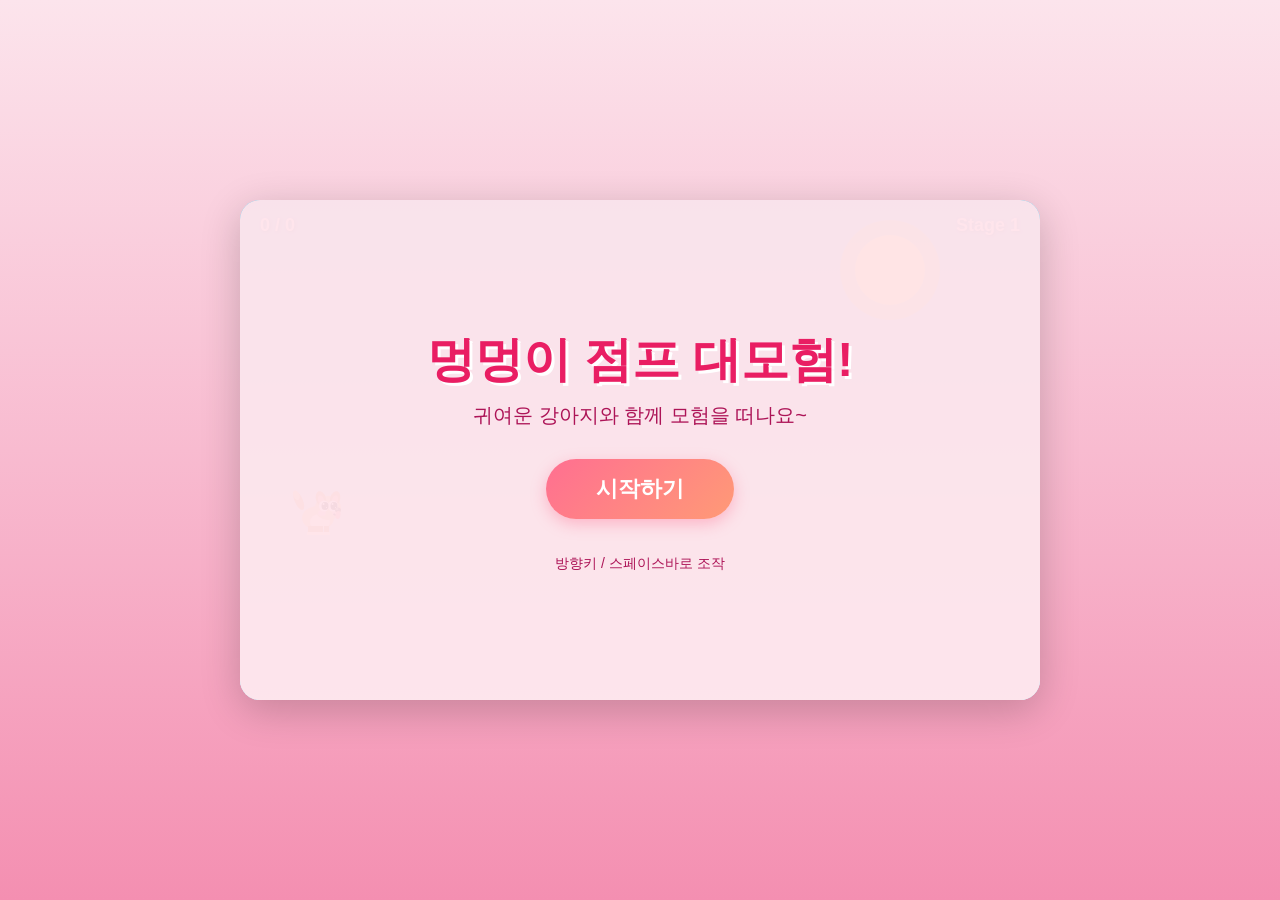
<file: puppy-jump/index.html>
<!DOCTYPE html>
<html lang="ko">
<head>
<meta charset="UTF-8">
<meta name="viewport" content="width=device-width, initial-scale=1.0">
<title>멍멍이 점프 대모험!</title>
<style>
  * { margin: 0; padding: 0; box-sizing: border-box; }
  body {
    display: flex; justify-content: center; align-items: center;
    min-height: 100vh;
    background: linear-gradient(180deg, #fce4ec 0%, #f8bbd0 50%, #f48fb1 100%);
    font-family: 'Segoe UI', sans-serif;
    overflow: hidden;
  }
  #gameContainer {
    position: relative;
    border-radius: 20px;
    overflow: hidden;
    box-shadow: 0 10px 40px rgba(0,0,0,0.2);
  }
  canvas { display: block; background: #87CEEB; }
  #startScreen, #clearScreen {
    position: absolute; top: 0; left: 0; width: 100%; height: 100%;
    display: flex; flex-direction: column; justify-content: center; align-items: center;
    background: rgba(255,228,235,0.95);
    z-index: 10;
  }
  #clearScreen { display: none; background: rgba(255,245,200,0.95); }
  .title {
    font-size: 48px; font-weight: bold;
    color: #e91e63; text-shadow: 3px 3px 0 #fff;
    margin-bottom: 10px;
  }
  .subtitle { font-size: 20px; color: #ad1457; margin-bottom: 30px; }
  .btn {
    padding: 15px 50px; font-size: 22px; font-weight: bold;
    border: none; border-radius: 50px; cursor: pointer;
    background: linear-gradient(135deg, #ff6f91, #ff9a76);
    color: white; box-shadow: 0 5px 15px rgba(255,111,145,0.4);
    transition: transform 0.2s;
  }
  .btn:hover { transform: scale(1.08); }
  .controls {
    margin-top: 20px; font-size: 14px; color: #ad1457;
  }
  #hud {
    position: absolute; top: 15px; left: 20px; right: 20px;
    display: flex; justify-content: space-between;
    font-size: 18px; font-weight: bold; color: #fff;
    text-shadow: 1px 1px 3px rgba(0,0,0,0.3);
    z-index: 5; pointer-events: none;
  }
  .clear-title {
    font-size: 52px; color: #ff6f00;
    text-shadow: 3px 3px 0 #fff;
    margin-bottom: 10px;
  }
  .clear-sub { font-size: 22px; color: #e65100; margin-bottom: 30px; }
</style>
</head>
<body>

<div id="gameContainer">
  <canvas id="game" width="800" height="500"></canvas>
  <div id="hud">
    <span id="coinText">0 / 0</span>
    <span id="levelText">Stage 1</span>
  </div>

  <div id="startScreen">
    <div class="title">멍멍이 점프 대모험!</div>
    <div class="subtitle">귀여운 강아지와 함께 모험을 떠나요~</div>
    <button class="btn" onclick="startGame()">시작하기</button>
    <div class="controls">
      <br>방향키 / 스페이스바로 조작
    </div>
  </div>

  <div id="clearScreen">
    <div class="clear-title" id="clearTitle">Stage Clear!</div>
    <div class="clear-sub" id="clearSub">잘했어요~!</div>
    <button class="btn" id="clearBtn" onclick="nextLevel()">다음 스테이지</button>
  </div>
</div>

<script>
const canvas = document.getElementById('game');
const ctx = canvas.getContext('2d');
const W = 800, H = 500;

// Game state
let gameRunning = false;
let currentLevel = 0;
let coins = [];
let collectedCoins = 0;
let platforms = [];
let decorations = [];
let particles = [];
let clouds = [];
let enemies = [];
let infectedPuppy = null; // one per stage
let teamDogs = []; // rescued puppies that follow the player
let posHistory = []; // record of player positions for queue following
const POS_HISTORY_MAX = 600; // frames of history to keep
let goalFlag = null;
let cameraX = 0;
let time = 0;

// Dog player
const dog = {
  x: 60, y: 300, vx: 0, vy: 0,
  w: 36, h: 32,
  onGround: false,
  facing: 1,
  animFrame: 0,
  animTimer: 0,
  tailWag: 0,
  eyeSparkle: 0,
  jumpCount: 0
};

// Level definitions
const levels = [
  { // Level 1 - Easy intro
    bg: { sky1: '#87CEEB', sky2: '#E0F7FA', ground: '#8BC34A', groundDark: '#689F38' },
    platforms: [
      // Ground
      { x: 0, y: 440, w: 400, h: 60, type: 'ground' },
      { x: 450, y: 440, w: 200, h: 60, type: 'ground' },
      { x: 700, y: 440, w: 400, h: 60, type: 'ground' },
      { x: 1150, y: 440, w: 300, h: 60, type: 'ground' },
      { x: 1500, y: 440, w: 500, h: 60, type: 'ground' },
      // Floating
      { x: 300, y: 350, w: 100, h: 20, type: 'float' },
      { x: 520, y: 310, w: 100, h: 20, type: 'float' },
      { x: 750, y: 340, w: 120, h: 20, type: 'float' },
      { x: 1050, y: 300, w: 100, h: 20, type: 'float' },
      { x: 1300, y: 350, w: 120, h: 20, type: 'float' },
    ],
    coins: [
      { x: 330, y: 310 }, { x: 360, y: 310 },
      { x: 550, y: 270 }, { x: 580, y: 270 },
      { x: 800, y: 300 },
      { x: 500, y: 400 }, { x: 530, y: 400 },
      { x: 1080, y: 260 },
      { x: 1340, y: 310 }, { x: 1370, y: 310 },
    ],
    cats: [
      { x: 500, y: 408, patrolL: 450, patrolR: 640 },
      { x: 800, y: 408, patrolL: 700, patrolR: 1050 },
      { x: 1250, y: 408, patrolL: 1150, patrolR: 1400 },
      { x: 1650, y: 408, patrolL: 1500, patrolR: 1900 },
    ],
    infectedPuppy: { x: 1100, y: 268, patrolL: 1050, patrolR: 1150 },
    goal: { x: 1900, y: 390 },
    mapWidth: 2000
  },
  { // Level 2 - More jumps
    bg: { sky1: '#FFE0B2', sky2: '#FFF3E0', ground: '#66BB6A', groundDark: '#43A047' },
    platforms: [
      { x: 0, y: 440, w: 300, h: 60, type: 'ground' },
      { x: 200, y: 360, w: 80, h: 20, type: 'float' },
      { x: 380, y: 320, w: 80, h: 20, type: 'float' },
      { x: 540, y: 370, w: 100, h: 20, type: 'float' },
      { x: 700, y: 440, w: 200, h: 60, type: 'ground' },
      { x: 750, y: 310, w: 80, h: 20, type: 'float' },
      { x: 950, y: 350, w: 100, h: 20, type: 'float' },
      { x: 1100, y: 290, w: 80, h: 20, type: 'float' },
      { x: 1280, y: 340, w: 100, h: 20, type: 'float' },
      { x: 1450, y: 440, w: 200, h: 60, type: 'ground' },
      { x: 1500, y: 300, w: 80, h: 20, type: 'float' },
      { x: 1700, y: 360, w: 100, h: 20, type: 'float' },
      { x: 1900, y: 440, w: 400, h: 60, type: 'ground' },
    ],
    coins: [
      { x: 230, y: 320 },
      { x: 410, y: 280 },
      { x: 570, y: 330 }, { x: 600, y: 330 },
      { x: 780, y: 270 },
      { x: 980, y: 310 },
      { x: 1130, y: 250 },
      { x: 1310, y: 300 },
      { x: 1530, y: 260 },
      { x: 1730, y: 320 },
      { x: 2050, y: 400 }, { x: 2080, y: 400 },
    ],
    cats: [
      { x: 300, y: 408, patrolL: 200, patrolR: 400 },
      { x: 780, y: 408, patrolL: 700, patrolR: 880 },
      { x: 1100, y: 258, patrolL: 1100, patrolR: 1170 },
      { x: 1520, y: 408, patrolL: 1450, patrolR: 1630 },
      { x: 2000, y: 408, patrolL: 1900, patrolR: 2200 },
    ],
    infectedPuppy: { x: 990, y: 318, patrolL: 950, patrolR: 1050 },
    goal: { x: 2200, y: 390 },
    mapWidth: 2300
  },
  { // Level 3 - Cloud level
    bg: { sky1: '#CE93D8', sky2: '#F3E5F5', ground: '#AED581', groundDark: '#7CB342' },
    platforms: [
      { x: 0, y: 440, w: 250, h: 60, type: 'ground' },
      { x: 180, y: 360, w: 90, h: 20, type: 'cloud' },
      { x: 350, y: 300, w: 90, h: 20, type: 'cloud' },
      { x: 520, y: 250, w: 90, h: 20, type: 'cloud' },
      { x: 700, y: 300, w: 90, h: 20, type: 'cloud' },
      { x: 870, y: 350, w: 100, h: 20, type: 'float' },
      { x: 1020, y: 290, w: 80, h: 20, type: 'cloud' },
      { x: 1200, y: 250, w: 100, h: 20, type: 'cloud' },
      { x: 1400, y: 310, w: 90, h: 20, type: 'float' },
      { x: 1550, y: 370, w: 100, h: 20, type: 'float' },
      { x: 1700, y: 440, w: 200, h: 60, type: 'ground' },
      { x: 1950, y: 380, w: 80, h: 20, type: 'float' },
      { x: 2100, y: 320, w: 80, h: 20, type: 'cloud' },
      { x: 2300, y: 440, w: 400, h: 60, type: 'ground' },
    ],
    coins: [
      { x: 210, y: 320 },
      { x: 380, y: 260 }, { x: 410, y: 260 },
      { x: 550, y: 210 },
      { x: 730, y: 260 },
      { x: 900, y: 310 },
      { x: 1050, y: 250 },
      { x: 1230, y: 210 }, { x: 1260, y: 210 },
      { x: 1430, y: 270 },
      { x: 1580, y: 330 },
      { x: 1980, y: 340 },
      { x: 2130, y: 280 },
      { x: 2450, y: 400 },
    ],
    cats: [
      { x: 250, y: 408, patrolL: 0, patrolR: 240 },
      { x: 900, y: 318, patrolL: 870, patrolR: 960 },
      { x: 1430, y: 278, patrolL: 1400, patrolR: 1480 },
      { x: 1780, y: 408, patrolL: 1700, patrolR: 1880 },
      { x: 2400, y: 408, patrolL: 2300, patrolR: 2600 },
      { x: 2550, y: 408, patrolL: 2300, patrolR: 2650 },
    ],
    infectedPuppy: { x: 1430, y: 278, patrolL: 1400, patrolR: 1490 },
    goal: { x: 2600, y: 390 },
    mapWidth: 2700
  }
];

// Input
const keys = {};
document.addEventListener('keydown', e => {
  keys[e.code] = true;
  if (['Space','ArrowUp','ArrowDown','ArrowLeft','ArrowRight'].includes(e.code)) e.preventDefault();
});
document.addEventListener('keyup', e => keys[e.code] = false);

function loadLevel(idx) {
  const lv = levels[idx];
  platforms = lv.platforms.map(p => ({ ...p }));
  coins = lv.coins.map(c => ({ x: c.x, y: c.y, collected: false, bobOffset: Math.random() * Math.PI * 2 }));
  enemies = (lv.cats || []).map(c => ({
    x: c.x, y: c.y, w: 30, h: 28,
    patrolL: c.patrolL, patrolR: c.patrolR,
    vx: 1.2, facing: 1,
    alive: true, squishing: false, squishTimer: 0
  }));
  goalFlag = { x: lv.goal.x, y: lv.goal.y };
  // Infected puppy
  if (lv.infectedPuppy) {
    const ip = lv.infectedPuppy;
    infectedPuppy = {
      x: ip.x, y: ip.y, w: 36, h: 32,
      vx: 1, vy: 0, facing: 1,
      patrolL: ip.patrolL, patrolR: ip.patrolR,
      alive: true, rescued: false,
      bounceTimer: 0, // bounce animation timer
      onGround: false,
      animFrame: 0, tailWag: 0, eyeSparkle: 0
    };
  } else {
    infectedPuppy = null;
  }
  collectedCoins = 0;
  dog.x = 60; dog.y = 300; dog.vx = 0; dog.vy = 0;
  dog.onGround = false; dog.jumpCount = 0;
  cameraX = 0;
  particles = [];
  posHistory = [];
  // Place existing team dogs at start position
  teamDogs.forEach(td => { td.x = 60; td.y = 300; });

  // Generate clouds
  clouds = [];
  for (let i = 0; i < 12; i++) {
    clouds.push({
      x: Math.random() * lv.mapWidth,
      y: 30 + Math.random() * 120,
      size: 30 + Math.random() * 50,
      speed: 0.2 + Math.random() * 0.3
    });
  }

  // Generate decorations (flowers, bushes)
  decorations = [];
  platforms.forEach(p => {
    if (p.type === 'ground') {
      for (let dx = 20; dx < p.w - 20; dx += 40 + Math.random() * 60) {
        if (Math.random() > 0.3) {
          decorations.push({
            x: p.x + dx, y: p.y,
            type: Math.random() > 0.5 ? 'flower' : 'bush',
            color: ['#FF5252','#FF4081','#E040FB','#FFD740','#FF6E40'][Math.floor(Math.random()*5)],
            size: 6 + Math.random() * 6
          });
        }
      }
    }
  });

  document.getElementById('levelText').textContent = `Stage ${idx + 1}`;
  updateCoinHud();
}

function updateCoinHud() {
  document.getElementById('coinText').textContent =
    `${collectedCoins} / ${coins.length}`;
}

// ---- Peaceful BGM using Web Audio API ----
let bgmStarted = false;
let audioCtx = null;

function startBGM() {
  if (bgmStarted) return;
  bgmStarted = true;
  audioCtx = new (window.AudioContext || window.webkitAudioContext)();

  const master = audioCtx.createGain();
  master.gain.value = 0.25;
  master.connect(audioCtx.destination);

  // Soft pad (warm background chord)
  function createPad(freq, detune) {
    const osc = audioCtx.createOscillator();
    osc.type = 'sine';
    osc.frequency.value = freq;
    osc.detune.value = detune || 0;
    const g = audioCtx.createGain();
    g.gain.value = 0.06;
    const filter = audioCtx.createBiquadFilter();
    filter.type = 'lowpass';
    filter.frequency.value = 800;
    osc.connect(filter);
    filter.connect(g);
    g.connect(master);
    osc.start();
    return { osc, gain: g, filter };
  }

  // Chord progressions per level (peaceful keys)
  const chordSets = [
    // Level 1: C major dreamy — C, Am, F, G
    [[261.6, 329.6, 392.0], [220.0, 261.6, 329.6], [174.6, 220.0, 261.6], [196.0, 246.9, 293.7]],
    // Level 2: Eb major warm — Eb, Cm, Ab, Bb
    [[311.1, 392.0, 466.2], [261.6, 311.1, 392.0], [207.7, 261.6, 311.1], [233.1, 293.7, 349.2]],
    // Level 3: G major gentle — G, Em, C, D
    [[196.0, 246.9, 293.7], [164.8, 196.0, 246.9], [130.8, 164.8, 196.0], [146.8, 174.6, 220.0]],
  ];

  // Melody notes per level (pentatonic, peaceful)
  const melodySets = [
    // Level 1: C pentatonic
    [523.3, 587.3, 659.3, 784.0, 880.0, 784.0, 659.3, 587.3,
     523.3, 659.3, 784.0, 659.3, 523.3, 587.3, 659.3, 523.3],
    // Level 2: Eb pentatonic
    [622.3, 698.5, 784.0, 932.3, 1047, 932.3, 784.0, 698.5,
     622.3, 784.0, 932.3, 784.0, 622.3, 698.5, 784.0, 622.3],
    // Level 3: G pentatonic
    [392.0, 440.0, 493.9, 587.3, 659.3, 587.3, 493.9, 440.0,
     392.0, 493.9, 587.3, 493.9, 392.0, 440.0, 493.9, 392.0],
  ];

  // Create 3 pad oscillators for chords
  const pads = [createPad(261, 0), createPad(329, 5), createPad(392, -5)];

  // Melody oscillator
  const melodyOsc = audioCtx.createOscillator();
  melodyOsc.type = 'triangle';
  melodyOsc.frequency.value = 523;
  const melodyGain = audioCtx.createGain();
  melodyGain.gain.value = 0;
  const melodyFilter = audioCtx.createBiquadFilter();
  melodyFilter.type = 'lowpass';
  melodyFilter.frequency.value = 2000;
  melodyOsc.connect(melodyFilter);
  melodyFilter.connect(melodyGain);
  melodyGain.connect(master);
  melodyOsc.start();

  // Soft high shimmer
  const shimmerOsc = audioCtx.createOscillator();
  shimmerOsc.type = 'sine';
  shimmerOsc.frequency.value = 1047;
  const shimmerGain = audioCtx.createGain();
  shimmerGain.gain.value = 0;
  const shimmerFilter = audioCtx.createBiquadFilter();
  shimmerFilter.type = 'lowpass';
  shimmerFilter.frequency.value = 1500;
  shimmerOsc.connect(shimmerFilter);
  shimmerFilter.connect(shimmerGain);
  shimmerGain.connect(master);
  shimmerOsc.start();

  let chordIdx = 0;
  let melodyIdx = 0;
  let beatCount = 0;

  // Schedule music loop
  function musicTick() {
    if (!audioCtx) return;
    const now = audioCtx.currentTime;
    const lvl = Math.min(currentLevel, 2);
    const chords = chordSets[lvl];
    const melody = melodySets[lvl];

    // Change chord every 4 beats
    if (beatCount % 4 === 0) {
      chordIdx = (chordIdx + 1) % chords.length;
      const chord = chords[chordIdx];
      pads.forEach((p, i) => {
        p.osc.frequency.linearRampToValueAtTime(chord[i], now + 0.3);
      });
    }

    // Melody note every beat
    const note = melody[melodyIdx % melody.length];
    melodyOsc.frequency.linearRampToValueAtTime(note, now + 0.05);
    // Envelope: soft attack, gentle release
    melodyGain.gain.cancelScheduledValues(now);
    melodyGain.gain.setValueAtTime(0, now);
    melodyGain.gain.linearRampToValueAtTime(0.07, now + 0.08);
    melodyGain.gain.linearRampToValueAtTime(0, now + 0.45);

    // Shimmer on every other beat
    if (beatCount % 2 === 0) {
      const shimNote = note * 2;
      shimmerOsc.frequency.linearRampToValueAtTime(shimNote, now + 0.05);
      shimmerGain.gain.cancelScheduledValues(now);
      shimmerGain.gain.setValueAtTime(0, now);
      shimmerGain.gain.linearRampToValueAtTime(0.02, now + 0.1);
      shimmerGain.gain.linearRampToValueAtTime(0, now + 0.4);
    }

    melodyIdx++;
    beatCount++;
  }

  // Tempo: ~120 BPM = 500ms per beat
  setInterval(musicTick, 500);
}
// Bark SFX (cute short "mung!" sound)
function playBark() {
  if (!audioCtx) return;
  const now = audioCtx.currentTime;

  // Cute tiny puppy "yap!" — high pitched, short, adorable
  // First yap (up chirp)
  const osc1 = audioCtx.createOscillator();
  osc1.type = 'sine';
  osc1.frequency.setValueAtTime(600, now);
  osc1.frequency.linearRampToValueAtTime(900, now + 0.04);
  osc1.frequency.linearRampToValueAtTime(750, now + 0.09);

  // Soft harmonic for warmth
  const osc2 = audioCtx.createOscillator();
  osc2.type = 'sine';
  osc2.frequency.setValueAtTime(1200, now);
  osc2.frequency.linearRampToValueAtTime(1800, now + 0.04);
  osc2.frequency.linearRampToValueAtTime(1500, now + 0.09);

  // Tiny second yap (optional double bark feel)
  const osc3 = audioCtx.createOscillator();
  osc3.type = 'sine';
  osc3.frequency.setValueAtTime(650, now + 0.1);
  osc3.frequency.linearRampToValueAtTime(950, now + 0.14);
  osc3.frequency.linearRampToValueAtTime(800, now + 0.18);

  const gain1 = audioCtx.createGain();
  gain1.gain.setValueAtTime(0, now);
  gain1.gain.linearRampToValueAtTime(0.15, now + 0.015);
  gain1.gain.linearRampToValueAtTime(0, now + 0.09);

  const gain2 = audioCtx.createGain();
  gain2.gain.setValueAtTime(0, now);
  gain2.gain.linearRampToValueAtTime(0.04, now + 0.015);
  gain2.gain.linearRampToValueAtTime(0, now + 0.08);

  const gain3 = audioCtx.createGain();
  gain3.gain.setValueAtTime(0, now + 0.1);
  gain3.gain.linearRampToValueAtTime(0.1, now + 0.115);
  gain3.gain.linearRampToValueAtTime(0, now + 0.18);

  // Warm filter
  const filter = audioCtx.createBiquadFilter();
  filter.type = 'lowpass';
  filter.frequency.value = 3000;

  osc1.connect(gain1); gain1.connect(filter);
  osc2.connect(gain2); gain2.connect(filter);
  osc3.connect(gain3); gain3.connect(filter);
  filter.connect(audioCtx.destination);

  osc1.start(now); osc1.stop(now + 0.1);
  osc2.start(now); osc2.stop(now + 0.1);
  osc3.start(now + 0.1); osc3.stop(now + 0.19);
}
// Cat squish SFX (cute "nyaa~" meow)
function playCatMeow() {
  if (!audioCtx) return;
  const now = audioCtx.currentTime;

  // Main meow tone (high pitched sine, slides down)
  const osc1 = audioCtx.createOscillator();
  osc1.type = 'sine';
  osc1.frequency.setValueAtTime(900, now);
  osc1.frequency.linearRampToValueAtTime(1100, now + 0.05);
  osc1.frequency.linearRampToValueAtTime(700, now + 0.15);
  osc1.frequency.linearRampToValueAtTime(500, now + 0.25);

  // Second harmonic for richness
  const osc2 = audioCtx.createOscillator();
  osc2.type = 'triangle';
  osc2.frequency.setValueAtTime(1800, now);
  osc2.frequency.linearRampToValueAtTime(2200, now + 0.05);
  osc2.frequency.linearRampToValueAtTime(1400, now + 0.15);
  osc2.frequency.linearRampToValueAtTime(1000, now + 0.25);

  // Nasal filter for cat-like quality
  const filter = audioCtx.createBiquadFilter();
  filter.type = 'bandpass';
  filter.frequency.setValueAtTime(1200, now);
  filter.frequency.linearRampToValueAtTime(800, now + 0.2);
  filter.Q.value = 5;

  const gain1 = audioCtx.createGain();
  gain1.gain.setValueAtTime(0, now);
  gain1.gain.linearRampToValueAtTime(0.2, now + 0.03);
  gain1.gain.linearRampToValueAtTime(0.15, now + 0.12);
  gain1.gain.linearRampToValueAtTime(0, now + 0.25);

  const gain2 = audioCtx.createGain();
  gain2.gain.setValueAtTime(0, now);
  gain2.gain.linearRampToValueAtTime(0.06, now + 0.03);
  gain2.gain.linearRampToValueAtTime(0, now + 0.2);

  osc1.connect(filter);
  filter.connect(gain1);
  osc2.connect(gain2);
  gain1.connect(audioCtx.destination);
  gain2.connect(audioCtx.destination);

  osc1.start(now);
  osc2.start(now);
  osc1.stop(now + 0.26);
  osc2.stop(now + 0.26);
}
// Puppy roar SFX (cute but mighty "MUNG MUNG MUNG~!!")
function playPuppyRoar() {
  if (!audioCtx) return;
  const now = audioCtx.currentTime;

  // Three ascending barks — like a tiny puppy doing a war cry
  const barks = [
    { t: 0,    freq: 500,  peak: 750,  end: 600  },
    { t: 0.12, freq: 600,  peak: 900,  end: 700  },
    { t: 0.24, freq: 700,  peak: 1100, end: 900  },
  ];

  barks.forEach(b => {
    // Main tone
    const osc = audioCtx.createOscillator();
    osc.type = 'sine';
    osc.frequency.setValueAtTime(b.freq, now + b.t);
    osc.frequency.linearRampToValueAtTime(b.peak, now + b.t + 0.03);
    osc.frequency.linearRampToValueAtTime(b.end, now + b.t + 0.09);

    // Harmonic for power
    const osc2 = audioCtx.createOscillator();
    osc2.type = 'triangle';
    osc2.frequency.setValueAtTime(b.freq * 2, now + b.t);
    osc2.frequency.linearRampToValueAtTime(b.peak * 2, now + b.t + 0.03);
    osc2.frequency.linearRampToValueAtTime(b.end * 1.5, now + b.t + 0.09);

    // Sub bass rumble for "roar" feel
    const sub = audioCtx.createOscillator();
    sub.type = 'sine';
    sub.frequency.setValueAtTime(b.freq * 0.5, now + b.t);
    sub.frequency.linearRampToValueAtTime(b.peak * 0.4, now + b.t + 0.04);

    const g1 = audioCtx.createGain();
    g1.gain.setValueAtTime(0, now + b.t);
    g1.gain.linearRampToValueAtTime(0.2, now + b.t + 0.015);
    g1.gain.linearRampToValueAtTime(0, now + b.t + 0.1);

    const g2 = audioCtx.createGain();
    g2.gain.setValueAtTime(0, now + b.t);
    g2.gain.linearRampToValueAtTime(0.06, now + b.t + 0.015);
    g2.gain.linearRampToValueAtTime(0, now + b.t + 0.08);

    const gSub = audioCtx.createGain();
    gSub.gain.setValueAtTime(0, now + b.t);
    gSub.gain.linearRampToValueAtTime(0.1, now + b.t + 0.02);
    gSub.gain.linearRampToValueAtTime(0, now + b.t + 0.09);

    osc.connect(g1); g1.connect(audioCtx.destination);
    osc2.connect(g2); g2.connect(audioCtx.destination);
    sub.connect(gSub); gSub.connect(audioCtx.destination);

    osc.start(now + b.t); osc.stop(now + b.t + 0.11);
    osc2.start(now + b.t); osc2.stop(now + b.t + 0.11);
    sub.start(now + b.t); sub.stop(now + b.t + 0.1);
  });

  // Final triumphant shimmer
  const shimmer = audioCtx.createOscillator();
  shimmer.type = 'sine';
  shimmer.frequency.setValueAtTime(1300, now + 0.35);
  shimmer.frequency.linearRampToValueAtTime(1600, now + 0.55);
  const sGain = audioCtx.createGain();
  sGain.gain.setValueAtTime(0, now + 0.35);
  sGain.gain.linearRampToValueAtTime(0.08, now + 0.4);
  sGain.gain.linearRampToValueAtTime(0, now + 0.6);
  shimmer.connect(sGain); sGain.connect(audioCtx.destination);
  shimmer.start(now + 0.35); shimmer.stop(now + 0.61);
}
// ---- End BGM ----

function startGame() {
  document.getElementById('startScreen').style.display = 'none';
  currentLevel = 0;
  teamDogs = []; // reset team on new game
  loadLevel(currentLevel);
  gameRunning = true;
  startBGM();
}

function nextLevel() {
  document.getElementById('clearScreen').style.display = 'none';
  currentLevel++;
  if (currentLevel >= levels.length) {
    currentLevel = 0;
    document.getElementById('clearTitle').textContent = 'Stage Clear!';
  }
  loadLevel(currentLevel);
  gameRunning = true;
}

// Draw cute dog
function drawDog(x, y) {
  const s = dog.facing;
  const breathe = Math.sin(time * 3) * 1.5;
  const isMoving = Math.abs(dog.vx) > 0.5;
  const isJumping = !dog.onGround;

  ctx.save();
  ctx.translate(x + 18, y + 16);
  if (s < 0) ctx.scale(-1, 1);

  // Tail
  dog.tailWag += 0.15;
  const tailAngle = Math.sin(dog.tailWag * 3) * 0.4;
  ctx.save();
  ctx.translate(-16, -8 + breathe);
  ctx.rotate(-0.8 + tailAngle);
  ctx.fillStyle = '#D4A04A';
  ctx.beginPath();
  ctx.ellipse(0, -8, 4, 10, 0, 0, Math.PI * 2);
  ctx.fill();
  ctx.fillStyle = '#F5D78E';
  ctx.beginPath();
  ctx.ellipse(0, -14, 3, 5, 0, 0, Math.PI * 2);
  ctx.fill();
  ctx.restore();

  // Body
  ctx.fillStyle = '#F5D78E';
  ctx.beginPath();
  ctx.ellipse(0, 2 + breathe * 0.5, 16, 12, 0, 0, Math.PI * 2);
  ctx.fill();

  // Belly
  ctx.fillStyle = '#FFF8E1';
  ctx.beginPath();
  ctx.ellipse(2, 6 + breathe * 0.5, 10, 8, 0, 0, Math.PI * 2);
  ctx.fill();

  // Legs
  const legAnim = isMoving ? Math.sin(time * 12) * 5 : 0;
  ctx.fillStyle = '#D4A04A';
  // Front legs
  ctx.fillRect(6, 10 + breathe * 0.5 + legAnim, 5, 8);
  ctx.fillRect(0, 10 + breathe * 0.5 - legAnim, 5, 8);
  // Back legs
  ctx.fillRect(-10, 10 + breathe * 0.5 - legAnim, 5, 8);
  ctx.fillRect(-5, 10 + breathe * 0.5 + legAnim, 5, 8);

  // Paws
  ctx.fillStyle = '#FFF8E1';
  ctx.fillRect(5, 16 + breathe * 0.5 + legAnim, 7, 3);
  ctx.fillRect(-1, 16 + breathe * 0.5 - legAnim, 7, 3);
  ctx.fillRect(-11, 16 + breathe * 0.5 - legAnim, 7, 3);
  ctx.fillRect(-6, 16 + breathe * 0.5 + legAnim, 7, 3);

  // Head
  ctx.fillStyle = '#F5D78E';
  ctx.beginPath();
  ctx.ellipse(10, -8 + breathe, 13, 12, 0, 0, Math.PI * 2);
  ctx.fill();

  // Cheeks
  ctx.fillStyle = '#FFCCBC';
  ctx.beginPath();
  ctx.ellipse(18, -3 + breathe, 4, 3, 0, 0, Math.PI * 2);
  ctx.fill();
  ctx.beginPath();
  ctx.ellipse(4, -3 + breathe, 4, 3, 0, 0, Math.PI * 2);
  ctx.fill();

  // Ears
  ctx.fillStyle = '#D4A04A';
  ctx.beginPath();
  ctx.ellipse(3, -17 + breathe, 5, 8, -0.3, 0, Math.PI * 2);
  ctx.fill();
  ctx.beginPath();
  ctx.ellipse(17, -17 + breathe, 5, 8, 0.3, 0, Math.PI * 2);
  ctx.fill();

  // Inner ears
  ctx.fillStyle = '#FFAB91';
  ctx.beginPath();
  ctx.ellipse(3, -16 + breathe, 3, 5, -0.3, 0, Math.PI * 2);
  ctx.fill();
  ctx.beginPath();
  ctx.ellipse(17, -16 + breathe, 3, 5, 0.3, 0, Math.PI * 2);
  ctx.fill();

  // Eyes - big and sparkly!
  dog.eyeSparkle += 0.08;

  // Eye whites
  ctx.fillStyle = '#fff';
  ctx.beginPath();
  ctx.ellipse(6, -10 + breathe, 5, 5.5, 0, 0, Math.PI * 2);
  ctx.fill();
  ctx.beginPath();
  ctx.ellipse(15, -10 + breathe, 5, 5.5, 0, 0, Math.PI * 2);
  ctx.fill();

  // Pupils
  ctx.fillStyle = '#3E2723';
  ctx.beginPath();
  ctx.ellipse(7, -10 + breathe, 3.5, 4, 0, 0, Math.PI * 2);
  ctx.fill();
  ctx.beginPath();
  ctx.ellipse(16, -10 + breathe, 3.5, 4, 0, 0, Math.PI * 2);
  ctx.fill();

  // Sparkle in eyes - the key cute feature!
  const sparkleSize = 1.5 + Math.sin(dog.eyeSparkle) * 0.5;
  ctx.fillStyle = '#fff';
  // Big sparkle
  ctx.beginPath();
  ctx.arc(5.5, -12 + breathe, sparkleSize, 0, Math.PI * 2);
  ctx.fill();
  ctx.beginPath();
  ctx.arc(14.5, -12 + breathe, sparkleSize, 0, Math.PI * 2);
  ctx.fill();
  // Small sparkle
  ctx.beginPath();
  ctx.arc(8.5, -8.5 + breathe, sparkleSize * 0.5, 0, Math.PI * 2);
  ctx.fill();
  ctx.beginPath();
  ctx.arc(17.5, -8.5 + breathe, sparkleSize * 0.5, 0, Math.PI * 2);
  ctx.fill();

  // Nose
  ctx.fillStyle = '#5D4037';
  ctx.beginPath();
  ctx.ellipse(20, -6 + breathe, 3, 2.5, 0, 0, Math.PI * 2);
  ctx.fill();

  // Nose shine
  ctx.fillStyle = 'rgba(255,255,255,0.4)';
  ctx.beginPath();
  ctx.ellipse(19, -7 + breathe, 1.5, 1, 0, 0, Math.PI * 2);
  ctx.fill();

  // Mouth
  ctx.strokeStyle = '#5D4037';
  ctx.lineWidth = 1.5;
  ctx.beginPath();
  ctx.arc(18, -4 + breathe, 3, 0.2, Math.PI * 0.8);
  ctx.stroke();

  // Tongue when jumping
  if (isJumping) {
    ctx.fillStyle = '#FF8A80';
    ctx.beginPath();
    ctx.ellipse(20, -1 + breathe, 2.5, 4, 0.2, 0, Math.PI * 2);
    ctx.fill();
  }

  ctx.restore();
}

// Draw platform
function drawPlatform(p) {
  const x = p.x - cameraX;
  const lv = levels[currentLevel];

  if (p.type === 'ground') {
    // Grass top
    ctx.fillStyle = lv.bg.ground;
    ctx.fillRect(x, p.y, p.w, 12);
    // Dirt
    ctx.fillStyle = lv.bg.groundDark;
    ctx.fillRect(x, p.y + 12, p.w, p.h - 12);
    // Grass tufts
    ctx.fillStyle = '#A5D6A7';
    for (let gx = 0; gx < p.w; gx += 15) {
      ctx.beginPath();
      ctx.arc(x + gx + 7, p.y, 5, Math.PI, 0);
      ctx.fill();
    }
  } else if (p.type === 'float') {
    // Cute floating platform
    const grad = ctx.createLinearGradient(x, p.y, x, p.y + p.h);
    grad.addColorStop(0, '#FFCC80');
    grad.addColorStop(1, '#FF9800');
    ctx.fillStyle = grad;
    roundRect(x, p.y, p.w, p.h, 8);
    // Highlight
    ctx.fillStyle = 'rgba(255,255,255,0.3)';
    roundRect(x + 4, p.y + 2, p.w - 8, 6, 4);
  } else if (p.type === 'cloud') {
    // Cloud platform
    ctx.fillStyle = '#fff';
    ctx.beginPath();
    const cx = x + p.w / 2;
    const cy = p.y + 5;
    ctx.ellipse(cx, cy, p.w / 2 + 5, 15, 0, 0, Math.PI * 2);
    ctx.fill();
    ctx.fillStyle = 'rgba(255,255,255,0.6)';
    ctx.beginPath();
    ctx.ellipse(cx - 15, cy - 8, 20, 12, 0, 0, Math.PI * 2);
    ctx.fill();
    ctx.beginPath();
    ctx.ellipse(cx + 15, cy - 6, 18, 10, 0, 0, Math.PI * 2);
    ctx.fill();
  }
}

function roundRect(x, y, w, h, r) {
  ctx.beginPath();
  ctx.moveTo(x + r, y);
  ctx.lineTo(x + w - r, y);
  ctx.quadraticCurveTo(x + w, y, x + w, y + r);
  ctx.lineTo(x + w, y + h - r);
  ctx.quadraticCurveTo(x + w, y + h, x + w - r, y + h);
  ctx.lineTo(x + r, y + h);
  ctx.quadraticCurveTo(x, y + h, x, y + h - r);
  ctx.lineTo(x, y + r);
  ctx.quadraticCurveTo(x, y, x + r, y);
  ctx.fill();
}

function drawCoin(c) {
  if (c.collected) return;
  const x = c.x - cameraX;
  const y = c.y + Math.sin(time * 3 + c.bobOffset) * 5;

  // Glow
  ctx.fillStyle = 'rgba(255,215,0,0.3)';
  ctx.beginPath();
  ctx.arc(x, y, 14, 0, Math.PI * 2);
  ctx.fill();

  // Star shape coin
  ctx.fillStyle = '#FFD700';
  ctx.beginPath();
  for (let i = 0; i < 5; i++) {
    const angle = (i * 4 * Math.PI / 5) - Math.PI / 2;
    const r = 9;
    const ix = x + Math.cos(angle) * r;
    const iy = y + Math.sin(angle) * r;
    if (i === 0) ctx.moveTo(ix, iy);
    else ctx.lineTo(ix, iy);
  }
  ctx.closePath();
  ctx.fill();

  // Inner
  ctx.fillStyle = '#FFF176';
  ctx.beginPath();
  ctx.arc(x, y, 4, 0, Math.PI * 2);
  ctx.fill();

  // Sparkle
  const sp = Math.sin(time * 4 + c.bobOffset) * 0.5 + 0.5;
  ctx.fillStyle = `rgba(255,255,255,${sp})`;
  ctx.beginPath();
  ctx.arc(x - 3, y - 3, 2, 0, Math.PI * 2);
  ctx.fill();
}

function drawGoalFlag() {
  if (!goalFlag) return;
  const x = goalFlag.x - cameraX;
  const y = goalFlag.y;

  // Pole
  ctx.fillStyle = '#8D6E63';
  ctx.fillRect(x, y - 50, 4, 55);

  // Flag
  const wave = Math.sin(time * 3) * 3;
  ctx.fillStyle = '#FF4081';
  ctx.beginPath();
  ctx.moveTo(x + 4, y - 50);
  ctx.lineTo(x + 35 + wave, y - 40);
  ctx.lineTo(x + 4, y - 30);
  ctx.closePath();
  ctx.fill();

  // Star on flag
  ctx.fillStyle = '#FFD740';
  ctx.beginPath();
  const sx = x + 16, sy = y - 40;
  for (let i = 0; i < 5; i++) {
    const a = (i * 4 * Math.PI / 5) - Math.PI / 2;
    const fx = sx + Math.cos(a) * 5;
    const fy = sy + Math.sin(a) * 5;
    if (i === 0) ctx.moveTo(fx, fy);
    else ctx.lineTo(fx, fy);
  }
  ctx.closePath();
  ctx.fill();

  // Base
  ctx.fillStyle = '#A1887F';
  ctx.fillRect(x - 6, y + 2, 16, 6);
}

function drawDecoration(d) {
  const x = d.x - cameraX;
  if (d.type === 'flower') {
    // Stem
    ctx.fillStyle = '#4CAF50';
    ctx.fillRect(x - 1, d.y - d.size * 2, 2, d.size * 2);
    // Petals
    ctx.fillStyle = d.color;
    for (let i = 0; i < 5; i++) {
      const a = (i / 5) * Math.PI * 2 + time * 0.5;
      ctx.beginPath();
      ctx.arc(x + Math.cos(a) * 4, d.y - d.size * 2 + Math.sin(a) * 4, 3, 0, Math.PI * 2);
      ctx.fill();
    }
    // Center
    ctx.fillStyle = '#FFF176';
    ctx.beginPath();
    ctx.arc(x, d.y - d.size * 2, 2.5, 0, Math.PI * 2);
    ctx.fill();
  } else {
    // Bush
    ctx.fillStyle = '#66BB6A';
    ctx.beginPath();
    ctx.arc(x, d.y - d.size * 0.6, d.size, 0, Math.PI * 2);
    ctx.fill();
    ctx.fillStyle = '#81C784';
    ctx.beginPath();
    ctx.arc(x - d.size * 0.4, d.y - d.size * 0.5, d.size * 0.6, 0, Math.PI * 2);
    ctx.fill();
  }
}

function drawCloud(c) {
  const x = c.x - cameraX * 0.3;
  ctx.fillStyle = 'rgba(255,255,255,0.7)';
  ctx.beginPath();
  ctx.ellipse(x, c.y, c.size, c.size * 0.5, 0, 0, Math.PI * 2);
  ctx.fill();
  ctx.beginPath();
  ctx.ellipse(x - c.size * 0.5, c.y + 5, c.size * 0.6, c.size * 0.35, 0, 0, Math.PI * 2);
  ctx.fill();
  ctx.beginPath();
  ctx.ellipse(x + c.size * 0.4, c.y + 3, c.size * 0.5, c.size * 0.3, 0, 0, Math.PI * 2);
  ctx.fill();
}

// Draw cute cat enemy
function drawCat(e) {
  const x = e.x - cameraX;
  const y = e.y;
  const s = e.facing;

  if (e.squishing) {
    // Squished (짜부) animation!
    const t = e.squishTimer;
    const squishY = Math.min(t * 8, 1); // 0 to 1
    const scaleX = 1 + squishY * 0.8;
    const scaleY = Math.max(1 - squishY * 0.85, 0.15);
    const alpha = Math.max(1 - (t - 0.5) * 2, 0);

    ctx.save();
    ctx.globalAlpha = alpha;
    ctx.translate(x + 15, y + 28);
    ctx.scale(scaleX, scaleY);

    // Flat body
    ctx.fillStyle = '#90A4AE';
    ctx.beginPath();
    ctx.ellipse(0, -8, 16, 10, 0, 0, Math.PI * 2);
    ctx.fill();
    // Flat head
    ctx.fillStyle = '#B0BEC5';
    ctx.beginPath();
    ctx.ellipse(8, -10, 11, 9, 0, 0, Math.PI * 2);
    ctx.fill();
    // X_X eyes
    ctx.strokeStyle = '#455A64';
    ctx.lineWidth = 2;
    // Left X
    ctx.beginPath(); ctx.moveTo(3, -14); ctx.lineTo(7, -10); ctx.stroke();
    ctx.beginPath(); ctx.moveTo(7, -14); ctx.lineTo(3, -10); ctx.stroke();
    // Right X
    ctx.beginPath(); ctx.moveTo(10, -14); ctx.lineTo(14, -10); ctx.stroke();
    ctx.beginPath(); ctx.moveTo(14, -14); ctx.lineTo(10, -10); ctx.stroke();

    ctx.restore();
    return;
  }

  if (!e.alive) return;

  ctx.save();
  ctx.translate(x + 15, y + 14);
  if (s < 0) ctx.scale(-1, 1);

  const bob = Math.sin(time * 5) * 1.5;

  // Tail - curvy
  ctx.save();
  ctx.translate(-14, -4 + bob);
  ctx.rotate(-0.5 + Math.sin(time * 3) * 0.3);
  ctx.fillStyle = '#78909C';
  ctx.beginPath();
  ctx.moveTo(0, 0);
  ctx.quadraticCurveTo(-8, -12, -4, -20);
  ctx.quadraticCurveTo(-2, -22, 0, -18);
  ctx.quadraticCurveTo(-4, -10, 2, 0);
  ctx.fill();
  ctx.restore();

  // Body
  ctx.fillStyle = '#90A4AE';
  ctx.beginPath();
  ctx.ellipse(0, 2 + bob * 0.3, 14, 11, 0, 0, Math.PI * 2);
  ctx.fill();

  // Belly
  ctx.fillStyle = '#CFD8DC';
  ctx.beginPath();
  ctx.ellipse(2, 5 + bob * 0.3, 8, 7, 0, 0, Math.PI * 2);
  ctx.fill();

  // Legs
  const legA = Math.sin(time * 8) * 4;
  ctx.fillStyle = '#78909C';
  ctx.fillRect(5, 9 + bob * 0.3 + legA, 5, 7);
  ctx.fillRect(-1, 9 + bob * 0.3 - legA, 5, 7);
  ctx.fillRect(-9, 9 + bob * 0.3 - legA, 5, 7);
  ctx.fillRect(-4, 9 + bob * 0.3 + legA, 5, 7);

  // Paws
  ctx.fillStyle = '#CFD8DC';
  ctx.fillRect(4, 14 + bob * 0.3 + legA, 7, 3);
  ctx.fillRect(-2, 14 + bob * 0.3 - legA, 7, 3);
  ctx.fillRect(-10, 14 + bob * 0.3 - legA, 7, 3);
  ctx.fillRect(-5, 14 + bob * 0.3 + legA, 7, 3);

  // Head
  ctx.fillStyle = '#B0BEC5';
  ctx.beginPath();
  ctx.ellipse(9, -7 + bob, 11, 10, 0, 0, Math.PI * 2);
  ctx.fill();

  // Ears - pointy cat ears!
  ctx.fillStyle = '#78909C';
  ctx.beginPath();
  ctx.moveTo(2, -14 + bob);
  ctx.lineTo(-1, -24 + bob);
  ctx.lineTo(7, -16 + bob);
  ctx.closePath();
  ctx.fill();
  ctx.beginPath();
  ctx.moveTo(13, -14 + bob);
  ctx.lineTo(19, -24 + bob);
  ctx.lineTo(16, -14 + bob);
  ctx.closePath();
  ctx.fill();

  // Inner ears
  ctx.fillStyle = '#FFAB91';
  ctx.beginPath();
  ctx.moveTo(3, -14 + bob);
  ctx.lineTo(1, -21 + bob);
  ctx.lineTo(6, -15 + bob);
  ctx.closePath();
  ctx.fill();
  ctx.beginPath();
  ctx.moveTo(14, -14 + bob);
  ctx.lineTo(18, -21 + bob);
  ctx.lineTo(15, -14 + bob);
  ctx.closePath();
  ctx.fill();

  // Cheeks
  ctx.fillStyle = '#FFCCBC';
  ctx.beginPath();
  ctx.ellipse(16, -3 + bob, 4, 3, 0, 0, Math.PI * 2);
  ctx.fill();
  ctx.beginPath();
  ctx.ellipse(3, -3 + bob, 4, 3, 0, 0, Math.PI * 2);
  ctx.fill();

  // Eyes - mischievous slit eyes
  ctx.fillStyle = '#FFF9C4';
  ctx.beginPath();
  ctx.ellipse(5, -8 + bob, 4, 4.5, 0, 0, Math.PI * 2);
  ctx.fill();
  ctx.beginPath();
  ctx.ellipse(13, -8 + bob, 4, 4.5, 0, 0, Math.PI * 2);
  ctx.fill();

  // Slit pupils
  ctx.fillStyle = '#263238';
  ctx.beginPath();
  ctx.ellipse(5, -8 + bob, 1.5, 4, 0, 0, Math.PI * 2);
  ctx.fill();
  ctx.beginPath();
  ctx.ellipse(13, -8 + bob, 1.5, 4, 0, 0, Math.PI * 2);
  ctx.fill();

  // Eye shine
  ctx.fillStyle = '#fff';
  ctx.beginPath();
  ctx.arc(4, -10 + bob, 1.2, 0, Math.PI * 2);
  ctx.fill();
  ctx.beginPath();
  ctx.arc(12, -10 + bob, 1.2, 0, Math.PI * 2);
  ctx.fill();

  // Nose - tiny pink triangle
  ctx.fillStyle = '#F48FB1';
  ctx.beginPath();
  ctx.moveTo(9, -4 + bob);
  ctx.lineTo(7.5, -2.5 + bob);
  ctx.lineTo(10.5, -2.5 + bob);
  ctx.closePath();
  ctx.fill();

  // Whiskers
  ctx.strokeStyle = '#78909C';
  ctx.lineWidth = 0.8;
  // Left
  ctx.beginPath(); ctx.moveTo(0, -4 + bob); ctx.lineTo(-8, -6 + bob); ctx.stroke();
  ctx.beginPath(); ctx.moveTo(0, -3 + bob); ctx.lineTo(-8, -3 + bob); ctx.stroke();
  // Right
  ctx.beginPath(); ctx.moveTo(18, -4 + bob); ctx.lineTo(26, -6 + bob); ctx.stroke();
  ctx.beginPath(); ctx.moveTo(18, -3 + bob); ctx.lineTo(26, -3 + bob); ctx.stroke();

  // Mouth
  ctx.strokeStyle = '#607D8B';
  ctx.lineWidth = 1;
  ctx.beginPath();
  ctx.arc(8, -1.5 + bob, 2, 0.2, Math.PI * 0.8);
  ctx.stroke();
  ctx.beginPath();
  ctx.arc(10.5, -1.5 + bob, 2, 0.2 + Math.PI * 0.2, Math.PI * 0.8);
  ctx.stroke();

  ctx.restore();
}

// Draw infected puppy (purplish tint, cat ears, shaking)
function drawInfectedPuppy(ip) {
  if (!ip || ip.rescued) return;
  const x = ip.x - cameraX;
  const y = ip.y;
  const s = ip.facing;
  const breathe = Math.sin(time * 3) * 1.5;
  const shake = Math.sin(time * 20) * 2; // shaking = infected

  ctx.save();
  ctx.translate(x + 18 + shake, y + 16);
  if (s < 0) ctx.scale(-1, 1);

  // Infected aura (purple glow)
  ctx.fillStyle = 'rgba(156, 39, 176, 0.15)';
  ctx.beginPath();
  ctx.ellipse(0, 0, 28, 24, 0, 0, Math.PI * 2);
  ctx.fill();

  // Tail
  ip.tailWag += 0.08; // slower wag when infected
  const tailAngle = Math.sin(ip.tailWag * 3) * 0.2;
  ctx.save();
  ctx.translate(-16, -8 + breathe);
  ctx.rotate(-0.8 + tailAngle);
  ctx.fillStyle = '#9C7CB0';
  ctx.beginPath();
  ctx.ellipse(0, -8, 4, 10, 0, 0, Math.PI * 2);
  ctx.fill();
  ctx.fillStyle = '#C9A6D8';
  ctx.beginPath();
  ctx.ellipse(0, -14, 3, 5, 0, 0, Math.PI * 2);
  ctx.fill();
  ctx.restore();

  // Body (purplish)
  ctx.fillStyle = '#C9A6D8';
  ctx.beginPath();
  ctx.ellipse(0, 2 + breathe * 0.5, 16, 12, 0, 0, Math.PI * 2);
  ctx.fill();

  // Belly
  ctx.fillStyle = '#E8D5F0';
  ctx.beginPath();
  ctx.ellipse(2, 6 + breathe * 0.5, 10, 8, 0, 0, Math.PI * 2);
  ctx.fill();

  // Legs
  const legAnim = Math.sin(time * 8) * 4;
  ctx.fillStyle = '#9C7CB0';
  ctx.fillRect(6, 10 + breathe * 0.5 + legAnim, 5, 8);
  ctx.fillRect(0, 10 + breathe * 0.5 - legAnim, 5, 8);
  ctx.fillRect(-10, 10 + breathe * 0.5 - legAnim, 5, 8);
  ctx.fillRect(-5, 10 + breathe * 0.5 + legAnim, 5, 8);

  // Paws
  ctx.fillStyle = '#E8D5F0';
  ctx.fillRect(5, 16 + breathe * 0.5 + legAnim, 7, 3);
  ctx.fillRect(-1, 16 + breathe * 0.5 - legAnim, 7, 3);
  ctx.fillRect(-11, 16 + breathe * 0.5 - legAnim, 7, 3);
  ctx.fillRect(-6, 16 + breathe * 0.5 + legAnim, 7, 3);

  // Head (purplish)
  ctx.fillStyle = '#C9A6D8';
  ctx.beginPath();
  ctx.ellipse(10, -8 + breathe, 13, 12, 0, 0, Math.PI * 2);
  ctx.fill();

  // Cat ears! (infected by cat)
  ctx.fillStyle = '#9C7CB0';
  ctx.beginPath();
  ctx.moveTo(2, -16 + breathe);
  ctx.lineTo(-1, -28 + breathe);
  ctx.lineTo(7, -18 + breathe);
  ctx.closePath();
  ctx.fill();
  ctx.beginPath();
  ctx.moveTo(15, -16 + breathe);
  ctx.lineTo(21, -28 + breathe);
  ctx.lineTo(18, -16 + breathe);
  ctx.closePath();
  ctx.fill();

  // Inner cat ears (pink)
  ctx.fillStyle = '#FFAB91';
  ctx.beginPath();
  ctx.moveTo(3, -16 + breathe);
  ctx.lineTo(1, -25 + breathe);
  ctx.lineTo(6, -17 + breathe);
  ctx.closePath();
  ctx.fill();
  ctx.beginPath();
  ctx.moveTo(16, -16 + breathe);
  ctx.lineTo(20, -25 + breathe);
  ctx.lineTo(17, -16 + breathe);
  ctx.closePath();
  ctx.fill();

  // Cheeks
  ctx.fillStyle = '#FFCCBC';
  ctx.beginPath();
  ctx.ellipse(18, -3 + breathe, 4, 3, 0, 0, Math.PI * 2);
  ctx.fill();
  ctx.beginPath();
  ctx.ellipse(4, -3 + breathe, 4, 3, 0, 0, Math.PI * 2);
  ctx.fill();

  // Eyes - spiral/dizzy (infected)
  ctx.strokeStyle = '#6A1B9A';
  ctx.lineWidth = 1.5;
  // Left spiral eye
  ctx.beginPath();
  for (let a = 0; a < Math.PI * 4; a += 0.3) {
    const r = a * 0.8;
    const ex = 6 + Math.cos(a + time * 3) * r * 0.3;
    const ey = -10 + breathe + Math.sin(a + time * 3) * r * 0.3;
    if (a === 0) ctx.moveTo(ex, ey); else ctx.lineTo(ex, ey);
  }
  ctx.stroke();
  // Right spiral eye
  ctx.beginPath();
  for (let a = 0; a < Math.PI * 4; a += 0.3) {
    const r = a * 0.8;
    const ex = 15 + Math.cos(a + time * 3) * r * 0.3;
    const ey = -10 + breathe + Math.sin(a + time * 3) * r * 0.3;
    if (a === 0) ctx.moveTo(ex, ey); else ctx.lineTo(ex, ey);
  }
  ctx.stroke();

  // Nose
  ctx.fillStyle = '#5D4037';
  ctx.beginPath();
  ctx.ellipse(20, -6 + breathe, 3, 2.5, 0, 0, Math.PI * 2);
  ctx.fill();

  // Sad mouth
  ctx.strokeStyle = '#5D4037';
  ctx.lineWidth = 1.5;
  ctx.beginPath();
  ctx.arc(18, -2 + breathe, 3, Math.PI * 1.2, Math.PI * 1.8);
  ctx.stroke();

  // "Help me!" text bubble
  const bubbleY = -30 + breathe + Math.sin(time * 2) * 3;
  ctx.fillStyle = 'rgba(255,255,255,0.9)';
  ctx.beginPath();
  ctx.ellipse(10, bubbleY, 22, 10, 0, 0, Math.PI * 2);
  ctx.fill();
  ctx.strokeStyle = '#9C27B0';
  ctx.lineWidth = 1;
  ctx.beginPath();
  ctx.ellipse(10, bubbleY, 22, 10, 0, 0, Math.PI * 2);
  ctx.stroke();
  // Bubble tail
  ctx.fillStyle = 'rgba(255,255,255,0.9)';
  ctx.beginPath();
  ctx.moveTo(6, bubbleY + 9);
  ctx.lineTo(10, bubbleY + 18);
  ctx.lineTo(14, bubbleY + 9);
  ctx.fill();

  ctx.fillStyle = '#9C27B0';
  ctx.font = 'bold 9px sans-serif';
  ctx.textAlign = 'center';
  ctx.fillText('살려줘!', 10, bubbleY + 3);

  ctx.restore();
}

// Draw team dog (rescued, follows player, normal cute dog with a heart)
function drawTeamDog(td) {
  const x = td.x - cameraX;
  const y = td.y;
  const s = td.facing;
  const breathe = Math.sin(time * 3 + td.offset) * 1.5;

  ctx.save();
  ctx.translate(x + 18, y + 16);
  if (s < 0) ctx.scale(-1, 1);

  // Tail
  td.tailWag += 0.2;
  const tailAngle = Math.sin(td.tailWag * 3) * 0.5;
  ctx.save();
  ctx.translate(-16, -8 + breathe);
  ctx.rotate(-0.8 + tailAngle);
  ctx.fillStyle = td.colorDark;
  ctx.beginPath();
  ctx.ellipse(0, -8, 4, 10, 0, 0, Math.PI * 2);
  ctx.fill();
  ctx.fillStyle = td.color;
  ctx.beginPath();
  ctx.ellipse(0, -14, 3, 5, 0, 0, Math.PI * 2);
  ctx.fill();
  ctx.restore();

  // Body
  ctx.fillStyle = td.color;
  ctx.beginPath();
  ctx.ellipse(0, 2 + breathe * 0.5, 14, 10, 0, 0, Math.PI * 2);
  ctx.fill();

  // Belly
  ctx.fillStyle = td.colorLight;
  ctx.beginPath();
  ctx.ellipse(2, 6 + breathe * 0.5, 9, 7, 0, 0, Math.PI * 2);
  ctx.fill();

  // Legs
  const legAnim = Math.abs(td.vx) > 0.5 ? Math.sin(time * 12 + td.offset) * 5 : 0;
  ctx.fillStyle = td.colorDark;
  ctx.fillRect(5, 8 + breathe * 0.5 + legAnim, 4, 7);
  ctx.fillRect(0, 8 + breathe * 0.5 - legAnim, 4, 7);
  ctx.fillRect(-9, 8 + breathe * 0.5 - legAnim, 4, 7);
  ctx.fillRect(-4, 8 + breathe * 0.5 + legAnim, 4, 7);

  // Paws
  ctx.fillStyle = td.colorLight;
  ctx.fillRect(4, 13 + breathe * 0.5 + legAnim, 6, 3);
  ctx.fillRect(-1, 13 + breathe * 0.5 - legAnim, 6, 3);
  ctx.fillRect(-10, 13 + breathe * 0.5 - legAnim, 6, 3);
  ctx.fillRect(-5, 13 + breathe * 0.5 + legAnim, 6, 3);

  // Head
  ctx.fillStyle = td.color;
  ctx.beginPath();
  ctx.ellipse(9, -7 + breathe, 11, 10, 0, 0, Math.PI * 2);
  ctx.fill();

  // Ears (floppy dog ears now!)
  ctx.fillStyle = td.colorDark;
  ctx.beginPath();
  ctx.ellipse(2, -14 + breathe, 5, 7, -0.3, 0, Math.PI * 2);
  ctx.fill();
  ctx.beginPath();
  ctx.ellipse(16, -14 + breathe, 5, 7, 0.3, 0, Math.PI * 2);
  ctx.fill();

  // Inner ears
  ctx.fillStyle = '#FFAB91';
  ctx.beginPath();
  ctx.ellipse(2, -13 + breathe, 3, 4, -0.3, 0, Math.PI * 2);
  ctx.fill();
  ctx.beginPath();
  ctx.ellipse(16, -13 + breathe, 3, 4, 0.3, 0, Math.PI * 2);
  ctx.fill();

  // Eyes - happy
  ctx.fillStyle = '#fff';
  ctx.beginPath();
  ctx.ellipse(5, -8 + breathe, 4, 4.5, 0, 0, Math.PI * 2);
  ctx.fill();
  ctx.beginPath();
  ctx.ellipse(14, -8 + breathe, 4, 4.5, 0, 0, Math.PI * 2);
  ctx.fill();

  ctx.fillStyle = '#3E2723';
  ctx.beginPath();
  ctx.ellipse(6, -8 + breathe, 2.8, 3.5, 0, 0, Math.PI * 2);
  ctx.fill();
  ctx.beginPath();
  ctx.ellipse(15, -8 + breathe, 2.8, 3.5, 0, 0, Math.PI * 2);
  ctx.fill();

  // Sparkle
  ctx.fillStyle = '#fff';
  ctx.beginPath();
  ctx.arc(4.5, -10 + breathe, 1.3, 0, Math.PI * 2);
  ctx.fill();
  ctx.beginPath();
  ctx.arc(13.5, -10 + breathe, 1.3, 0, Math.PI * 2);
  ctx.fill();

  // Cheeks
  ctx.fillStyle = '#FFCCBC';
  ctx.beginPath();
  ctx.ellipse(16, -3 + breathe, 3, 2.5, 0, 0, Math.PI * 2);
  ctx.fill();
  ctx.beginPath();
  ctx.ellipse(3, -3 + breathe, 3, 2.5, 0, 0, Math.PI * 2);
  ctx.fill();

  // Nose
  ctx.fillStyle = '#5D4037';
  ctx.beginPath();
  ctx.ellipse(18, -5 + breathe, 2.5, 2, 0, 0, Math.PI * 2);
  ctx.fill();

  // Happy mouth
  ctx.strokeStyle = '#5D4037';
  ctx.lineWidth = 1.5;
  ctx.beginPath();
  ctx.arc(16, -3 + breathe, 3, 0.2, Math.PI * 0.8);
  ctx.stroke();

  // Floating heart above
  const heartY = -22 + breathe + Math.sin(time * 4 + td.offset) * 3;
  ctx.fillStyle = '#FF4081';
  ctx.beginPath();
  const hx = 9, hy = heartY;
  ctx.moveTo(hx, hy + 2);
  ctx.bezierCurveTo(hx - 4, hy - 2, hx - 4, hy - 6, hx, hy - 4);
  ctx.bezierCurveTo(hx + 4, hy - 6, hx + 4, hy - 2, hx, hy + 2);
  ctx.fill();

  ctx.restore();
}

function spawnParticles(x, y, color, count) {
  for (let i = 0; i < count; i++) {
    particles.push({
      x, y,
      vx: (Math.random() - 0.5) * 4,
      vy: -Math.random() * 3 - 1,
      life: 1,
      color,
      size: 2 + Math.random() * 3
    });
  }
}

function drawParticles() {
  particles.forEach(p => {
    ctx.globalAlpha = p.life;
    ctx.fillStyle = p.color;
    ctx.beginPath();
    ctx.arc(p.x - cameraX, p.y, p.size, 0, Math.PI * 2);
    ctx.fill();
  });
  ctx.globalAlpha = 1;
}

function update() {
  time += 0.016;

  // Input
  const speed = 4;
  if (keys['ArrowLeft'] || keys['KeyA']) {
    dog.vx = -speed;
    dog.facing = -1;
  } else if (keys['ArrowRight'] || keys['KeyD']) {
    dog.vx = speed;
    dog.facing = 1;
  } else {
    dog.vx *= 0.8;
  }

  // Jump (double jump allowed)
  if ((keys['Space'] || keys['ArrowUp'] || keys['KeyW']) && dog.jumpCount < 2) {
    if (!keys._jumpHeld) {
      dog.vy = dog.jumpCount === 0 ? -10 : -8;
      dog.jumpCount++;
      keys._jumpHeld = true;
      playBark();
      spawnParticles(dog.x + 18, dog.y + 32, '#FFF9C4', 5);
    }
  }
  if (!keys['Space'] && !keys['ArrowUp'] && !keys['KeyW']) {
    keys._jumpHeld = false;
  }

  // Gravity
  dog.vy += 0.5;
  if (dog.vy > 12) dog.vy = 12;

  // Move X
  dog.x += dog.vx;

  // Collide X
  platforms.forEach(p => {
    if (dog.x + dog.w > p.x && dog.x < p.x + p.w &&
        dog.y + dog.h > p.y && dog.y < p.y + p.h) {
      if (dog.vx > 0) dog.x = p.x - dog.w;
      else if (dog.vx < 0) dog.x = p.x + p.w;
    }
  });

  // Move Y
  dog.y += dog.vy;
  dog.onGround = false;

  // Collide Y
  platforms.forEach(p => {
    if (dog.x + dog.w > p.x && dog.x < p.x + p.w &&
        dog.y + dog.h > p.y && dog.y < p.y + p.h) {
      if (dog.vy > 0) {
        dog.y = p.y - dog.h;
        dog.vy = 0;
        dog.onGround = true;
        dog.jumpCount = 0;
      } else if (dog.vy < 0) {
        dog.y = p.y + p.h;
        dog.vy = 0;
      }
    }
  });

  // Fall off screen -> respawn
  if (dog.y > H + 50) {
    dog.x = 60; dog.y = 300; dog.vx = 0; dog.vy = 0;
    dog.jumpCount = 0;
    cameraX = 0;
  }

  // Clamp left
  if (dog.x < 0) dog.x = 0;

  // Camera
  const targetCam = dog.x - W * 0.35;
  cameraX += (targetCam - cameraX) * 0.1;
  if (cameraX < 0) cameraX = 0;
  const maxCam = levels[currentLevel].mapWidth - W;
  if (cameraX > maxCam) cameraX = maxCam;

  // Record player position for team queue
  posHistory.unshift({ x: dog.x, y: dog.y, facing: dog.facing, onGround: dog.onGround });
  if (posHistory.length > POS_HISTORY_MAX) posHistory.length = POS_HISTORY_MAX;

  // Enemies (cats)
  enemies.forEach(e => {
    if (e.squishing) {
      e.squishTimer += 0.016;
      if (e.squishTimer > 1) e.alive = false;
      return;
    }
    if (!e.alive) return;

    // Patrol movement
    e.x += e.vx;
    if (e.x <= e.patrolL) { e.vx = Math.abs(e.vx); e.facing = 1; }
    if (e.x + e.w >= e.patrolR) { e.vx = -Math.abs(e.vx); e.facing = -1; }

    // Collision with dog
    const overlapX = dog.x + dog.w > e.x && dog.x < e.x + e.w;
    const overlapY = dog.y + dog.h > e.y && dog.y < e.y + e.h;
    if (overlapX && overlapY) {
      // Check if stomping from above
      const dogBottom = dog.y + dog.h;
      const catTop = e.y;
      if (dog.vy > 0 && dogBottom - dog.vy <= catTop + 8) {
        // Stomp! Cat gets squished (짜부!)
        e.squishing = true;
        e.squishTimer = 0;
        e.vx = 0;
        dog.vy = -8; // Bounce up
        dog.jumpCount = 0;
        playCatMeow();
        spawnParticles(e.x + 15, e.y, '#B0BEC5', 8);
        spawnParticles(e.x + 15, e.y, '#FFD740', 5);
      } else {
        // Hit from side -> respawn dog
        dog.x = 60; dog.y = 300; dog.vx = 0; dog.vy = 0;
        dog.jumpCount = 0;
        cameraX = 0;
        spawnParticles(dog.x + 18, dog.y + 16, '#FF8A80', 12);
      }
    }
  });

  // Infected puppy logic
  if (infectedPuppy && infectedPuppy.alive && !infectedPuppy.rescued) {
    const ip = infectedPuppy;

    if (ip.bounceTimer > 0) {
      ip.bounceTimer -= 0.016;
    } else {
      // Patrol
      ip.x += ip.vx;
      if (ip.x <= ip.patrolL) { ip.vx = Math.abs(ip.vx); ip.facing = 1; }
      if (ip.x + ip.w >= ip.patrolR) { ip.vx = -Math.abs(ip.vx); ip.facing = -1; }
    }

    // Gravity for infected puppy
    ip.vy = (ip.vy || 0) + 0.5;
    if (ip.vy > 12) ip.vy = 12;
    ip.y += ip.vy;
    ip.onGround = false;

    // Platform collision for infected puppy
    platforms.forEach(p => {
      if (ip.x + ip.w > p.x && ip.x < p.x + p.w &&
          ip.y + ip.h > p.y && ip.y < p.y + p.h) {
        if (ip.vy > 0) {
          ip.y = p.y - ip.h;
          ip.vy = 0;
          ip.onGround = true;
        }
      }
    });

    // Collision with player dog
    const overlapX = dog.x + dog.w > ip.x && dog.x < ip.x + ip.w;
    const overlapY = dog.y + dog.h > ip.y && dog.y < ip.y + ip.h;
    if (overlapX && overlapY && ip.bounceTimer <= 0) {
      // Bounce both away!
      const dirX = dog.x < ip.x ? -1 : 1;
      dog.vx = dirX * 6;
      dog.vy = -7;
      dog.jumpCount = 1;
      ip.bounceTimer = 0.5;

      // Rescue! Puppy joins the team
      ip.rescued = true;
      const colors = [
        { color: '#A8D8EA', colorDark: '#7BB3C7', colorLight: '#D4ECF5' },
        { color: '#F8B4C8', colorDark: '#D48A9E', colorLight: '#FCE0E8' },
        { color: '#B8E6C8', colorDark: '#8CC4A0', colorLight: '#DAFAE6' },
      ];
      const c = colors[teamDogs.length % colors.length];
      teamDogs.push({
        x: ip.x, y: ip.y, vx: 0, vy: 0,
        w: 32, h: 28,
        facing: 1, onGround: false,
        tailWag: Math.random() * 10,
        offset: Math.random() * Math.PI * 2,
        color: c.color, colorDark: c.colorDark, colorLight: c.colorLight,
        targetX: dog.x, targetY: dog.y,
        jumpCount: 0
      });

      // Celebration particles + roar!
      playPuppyRoar();
      spawnParticles(ip.x + 18, ip.y, '#FF4081', 15);
      spawnParticles(ip.x + 18, ip.y, '#FFD740', 10);
      spawnParticles(ip.x + 18, ip.y, '#69F0AE', 10);
    }
  }

  // Team dogs follow in queue (replay player's past positions)
  teamDogs.forEach((td, i) => {
    const delay = (i + 1) * 15; // each dog is 15 frames behind the previous
    const histIdx = Math.min(delay, posHistory.length - 1);
    const target = posHistory[histIdx];

    if (target) {
      // Smoothly move toward the recorded position
      const dx = target.x - td.x;
      const dy = target.y - td.y;
      td.x += dx * 0.18;
      td.y += dy * 0.18;
      td.facing = target.facing;
      td.onGround = target.onGround;
      td.vx = dx * 0.18; // for leg animation
    }

    // Fall safety
    if (td.y > H + 100) {
      td.x = dog.x;
      td.y = dog.y;
    }
  });

  // Coins
  coins.forEach(c => {
    if (c.collected) return;
    const dx = (dog.x + 18) - c.x;
    const dy = (dog.y + 16) - c.y;
    if (Math.sqrt(dx * dx + dy * dy) < 25) {
      c.collected = true;
      collectedCoins++;
      updateCoinHud();
      spawnParticles(c.x, c.y, '#FFD700', 10);
    }
  });

  // Goal
  if (goalFlag) {
    const dx = (dog.x + 18) - goalFlag.x;
    const dy = (dog.y + 16) - goalFlag.y;
    if (Math.sqrt(dx * dx + dy * dy) < 40) {
      gameRunning = false;
      if (currentLevel >= levels.length - 1) {
        document.getElementById('clearTitle').textContent = 'All Clear!!';
        document.getElementById('clearSub').textContent = '모든 스테이지를 클리어했어요! 대단해요~!';
        document.getElementById('clearBtn').textContent = '처음부터 다시';
      } else {
        document.getElementById('clearTitle').textContent = 'Stage Clear!';
        document.getElementById('clearSub').textContent = `잘했어요~! ${collectedCoins}/${coins.length}개 별을 모았어요!`;
        document.getElementById('clearBtn').textContent = '다음 스테이지';
      }
      document.getElementById('clearScreen').style.display = 'flex';
    }
  }

  // Clouds
  clouds.forEach(c => c.x += c.speed);

  // Particles
  particles.forEach(p => {
    p.x += p.vx;
    p.y += p.vy;
    p.vy += 0.1;
    p.life -= 0.025;
  });
  particles = particles.filter(p => p.life > 0);
}

function draw() {
  const lv = levels[currentLevel];

  // Sky gradient
  const skyGrad = ctx.createLinearGradient(0, 0, 0, H);
  skyGrad.addColorStop(0, lv.bg.sky1);
  skyGrad.addColorStop(1, lv.bg.sky2);
  ctx.fillStyle = skyGrad;
  ctx.fillRect(0, 0, W, H);

  // Sun
  ctx.fillStyle = 'rgba(255,235,59,0.4)';
  ctx.beginPath();
  ctx.arc(650 - cameraX * 0.05, 70, 50, 0, Math.PI * 2);
  ctx.fill();
  ctx.fillStyle = '#FFF176';
  ctx.beginPath();
  ctx.arc(650 - cameraX * 0.05, 70, 35, 0, Math.PI * 2);
  ctx.fill();

  // Clouds
  clouds.forEach(drawCloud);

  // Decorations behind platforms
  decorations.forEach(drawDecoration);

  // Platforms
  platforms.forEach(drawPlatform);

  // Coins
  coins.forEach(drawCoin);

  // Cats
  enemies.forEach(e => { if (e.alive || e.squishing) drawCat(e); });

  // Infected puppy
  if (infectedPuppy && infectedPuppy.alive && !infectedPuppy.rescued) {
    drawInfectedPuppy(infectedPuppy);
  }

  // Goal
  drawGoalFlag();

  // Team dogs
  teamDogs.forEach(td => drawTeamDog(td));

  // Dog (player)
  drawDog(dog.x - cameraX, dog.y);

  // Team count HUD
  if (teamDogs.length > 0) {
    ctx.fillStyle = 'rgba(255,255,255,0.85)';
    ctx.beginPath();
    ctx.ellipse(W / 2, 20, 60, 14, 0, 0, Math.PI * 2);
    ctx.fill();
    ctx.fillStyle = '#E91E63';
    ctx.font = 'bold 14px sans-serif';
    ctx.textAlign = 'center';
    const heart = '\u2764';
    ctx.fillText(`${heart} \ud300\uc6d0: ${teamDogs.length}\ub9c8\ub9ac`, W / 2, 25);
  }

  // Particles
  drawParticles();
}

function gameLoop() {
  if (gameRunning) {
    update();
  }
  draw();
  requestAnimationFrame(gameLoop);
}

gameLoop();
</script>
</body>
</html>
</file>
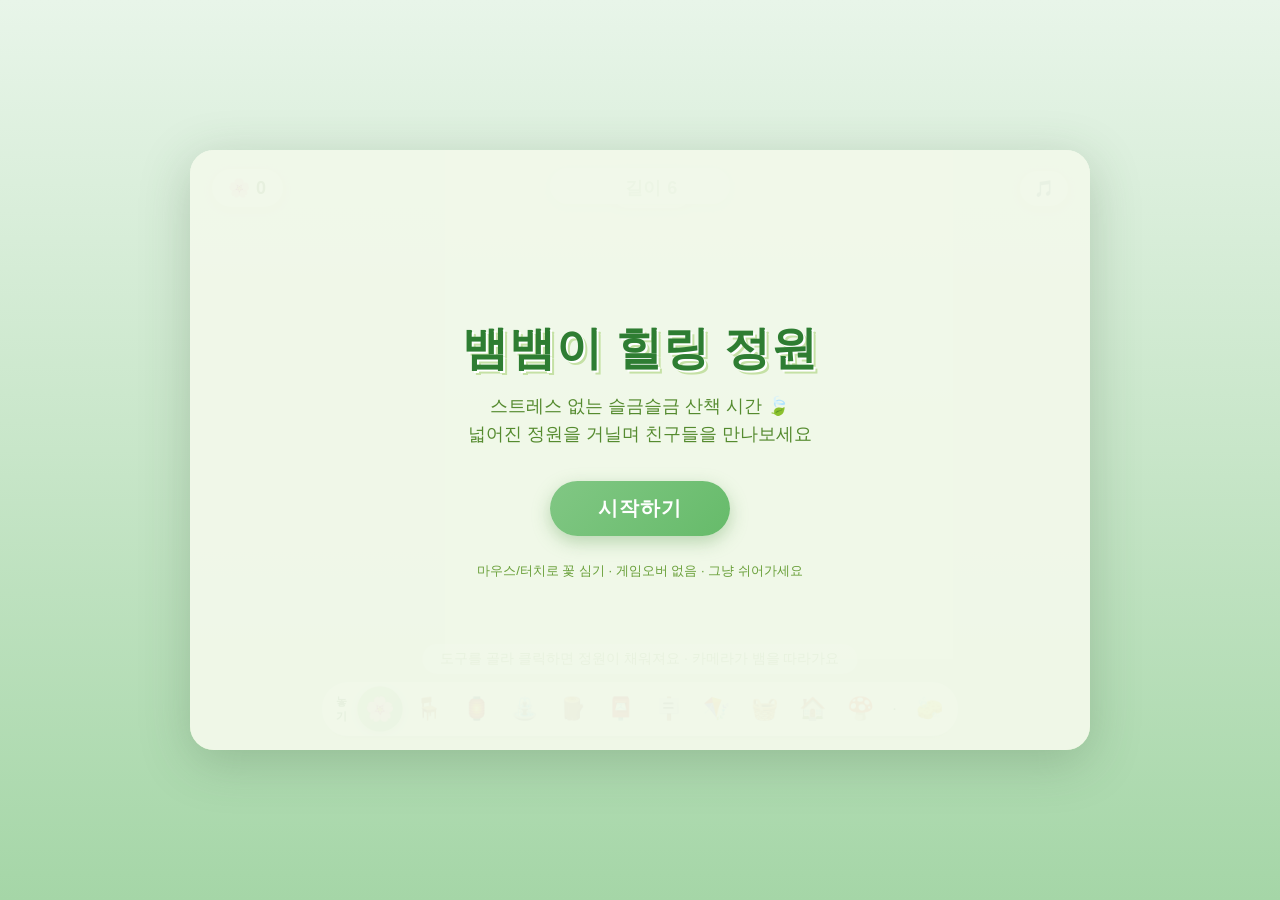
<file: 뱀뱀이 힐링게임/index.html>
<!DOCTYPE html>
<html lang="ko">
<head>
<meta charset="UTF-8">
<meta name="viewport" content="width=device-width, initial-scale=1.0, maximum-scale=1.0, user-scalable=no, viewport-fit=cover">
<meta name="apple-mobile-web-app-capable" content="yes">
<meta name="mobile-web-app-capable" content="yes">
<meta name="apple-mobile-web-app-status-bar-style" content="black-translucent">
<title>뱀뱀이 힐링 정원</title>
<style>
  * { margin: 0; padding: 0; box-sizing: border-box; }
  html, body {
    height: 100%; width: 100%;
    overscroll-behavior: none;
    -webkit-tap-highlight-color: transparent;
    -webkit-user-select: none;
    user-select: none;
  }
  body {
    display: flex; justify-content: center; align-items: center;
    min-height: 100vh;
    min-height: 100dvh;
    background: linear-gradient(180deg, #e8f5e9 0%, #c8e6c9 50%, #a5d6a7 100%);
    font-family: 'Segoe UI', 'Apple SD Gothic Neo', sans-serif;
    overflow: hidden;
  }
  #gameContainer {
    position: relative;
    width: min(900px, 100vw);
    height: min(600px, 100dvh);
    border-radius: 24px;
    overflow: hidden;
    box-shadow: 0 12px 50px rgba(60,90,60,0.25);
  }
  @media (max-width: 920px), (max-height: 620px) {
    #gameContainer {
      width: 100vw;
      height: 100vh;
      height: 100dvh;
      border-radius: 0;
      box-shadow: none;
    }
  }
  canvas {
    display: block;
    width: 100%;
    height: 100%;
    background: linear-gradient(180deg, #f1f8e9 0%, #dcedc8 100%);
    cursor: crosshair;
    touch-action: none;
    -webkit-touch-callout: none;
  }
  #hud {
    position: absolute; top: 18px; left: 22px; right: 22px;
    display: flex; justify-content: space-between; align-items: center;
    font-size: 18px; font-weight: 600; color: #33691e;
    text-shadow: 0 1px 2px rgba(255,255,255,0.7);
    z-index: 5; pointer-events: none;
    letter-spacing: 0.5px;
  }
  #hud .pill {
    background: rgba(255,255,255,0.7);
    padding: 8px 16px;
    border-radius: 20px;
    backdrop-filter: blur(6px);
    box-shadow: 0 2px 8px rgba(120,160,90,0.15);
    pointer-events: auto;
  }
  #muteBtn { transition: transform 0.15s, background 0.15s; }
  #muteBtn:hover { transform: scale(1.08); background: rgba(255,255,255,0.9); }
  #muteBtn.muted { opacity: 0.5; }
  #minimap {
    position: absolute; top: 18px; left: 50%;
    transform: translateX(-50%);
    width: 180px; height: 36px;
    background: rgba(255,255,255,0.55);
    border-radius: 18px;
    overflow: hidden;
    z-index: 5; pointer-events: none;
    box-shadow: 0 2px 8px rgba(120,160,90,0.15);
  }
  #minimap canvas { width: 100%; height: 100%; background: transparent; }
  #hint {
    position: absolute; bottom: 76px; left: 50%;
    transform: translateX(-50%);
    font-size: 14px; color: #558b2f;
    background: rgba(255,255,255,0.65);
    padding: 6px 18px;
    border-radius: 16px;
    z-index: 5; pointer-events: none;
    transition: opacity 0.6s;
    text-align: center;
  }
  #toolbar {
    position: absolute; bottom: max(14px, env(safe-area-inset-bottom)); left: 50%;
    transform: translateX(-50%);
    display: flex; gap: 6px;
    background: rgba(255,255,255,0.78);
    padding: 6px 8px;
    border-radius: 26px;
    z-index: 6;
    box-shadow: 0 4px 14px rgba(120,160,90,0.22);
    backdrop-filter: blur(6px);
    max-width: calc(100% - 24px);
    overflow-x: auto;
    -webkit-overflow-scrolling: touch;
    touch-action: pan-x;
    scrollbar-width: none;
  }
  #toolbar::-webkit-scrollbar { display: none; }
  #toolbar button {
    border: none; background: transparent; cursor: pointer;
    font-size: 22px; line-height: 1;
    width: 42px; height: 42px;
    border-radius: 50%;
    display: flex; align-items: center; justify-content: center;
    transition: background 0.15s, transform 0.15s;
    flex-shrink: 0;
  }
  #toolbar button:hover { background: rgba(174,213,129,0.35); }
  #toolbar button.active {
    background: linear-gradient(135deg, #aed581, #81c784);
    transform: scale(1.08);
    box-shadow: 0 2px 6px rgba(85,139,47,0.3);
  }
  #toolbar .label {
    font-size: 11px; color: #33691e; align-self: center;
    padding: 0 6px; font-weight: 600;
  }
  @media (max-width: 600px) {
    #toolbar button { width: 38px; height: 38px; font-size: 20px; }
    #toolbar .label { display: none; }
    #hud { top: 10px; left: 12px; right: 12px; font-size: 14px; }
    #hud .pill { padding: 6px 12px; }
    #muteBtn { font-size: 14px !important; padding: 6px 10px !important; }
    #minimap { width: 130px; height: 28px; top: 12px; }
    #hint {
      bottom: max(70px, calc(env(safe-area-inset-bottom) + 60px));
      font-size: 12px; padding: 5px 14px;
      max-width: calc(100% - 24px);
    }
    .title { font-size: 36px !important; }
    .subtitle { font-size: 15px !important; padding: 0 16px; }
  }
  #startScreen {
    position: absolute; inset: 0;
    display: flex; flex-direction: column; justify-content: center; align-items: center;
    background: rgba(241,248,233,0.95);
    z-index: 10;
    transition: opacity 0.6s;
  }
  .title {
    font-size: 46px; font-weight: 800;
    color: #2e7d32;
    text-shadow: 2px 2px 0 #fff, 4px 4px 0 #c5e1a5;
    margin-bottom: 12px;
    letter-spacing: 1px;
  }
  .subtitle {
    font-size: 18px; color: #558b2f;
    margin-bottom: 32px;
    text-align: center;
    line-height: 1.6;
  }
  .btn {
    padding: 14px 48px; font-size: 20px; font-weight: 700;
    border: none; border-radius: 40px; cursor: pointer;
    background: linear-gradient(135deg, #81c784, #66bb6a);
    color: white;
    box-shadow: 0 6px 18px rgba(100,160,90,0.4);
    transition: transform 0.2s;
    letter-spacing: 1px;
  }
  .btn:hover { transform: scale(1.06); }
  .controls {
    margin-top: 24px; font-size: 13px; color: #689f38;
    text-align: center; line-height: 1.7;
  }
</style>
</head>
<body>

<div id="gameContainer">
  <canvas id="game" width="900" height="600"></canvas>

  <div id="hud">
    <span class="pill" id="flowerText">🌸 0</span>
    <span class="pill" id="lengthText">길이 6</span>
    <button class="pill" id="muteBtn" type="button" title="음악 켜기/끄기" style="border:none;cursor:pointer;font-size:16px;padding:8px 14px;">🎵</button>
  </div>
  <div id="minimap"><canvas id="mini" width="360" height="72"></canvas></div>

  <div id="hint">도구를 골라 클릭하면 정원이 채워져요 · 카메라가 뱀을 따라가요</div>

  <div id="toolbar">
    <span class="label">놓기</span>
    <button data-tool="flower"   class="active" title="꽃">🌸</button>
    <button data-tool="bench"    title="벤치">🪑</button>
    <button data-tool="lantern"  title="등불">🏮</button>
    <button data-tool="fountain" title="분수">⛲</button>
    <button data-tool="fence"    title="울타리">🪵</button>
    <button data-tool="mailbox"  title="우체통">📮</button>
    <button data-tool="sign"     title="표지판">🪧</button>
    <button data-tool="swing"    title="그네">🪁</button>
    <button data-tool="picnic"   title="피크닉 돗자리">🧺</button>
    <button data-tool="birdhouse" title="새집">🏠</button>
    <button data-tool="bigshroom" title="큰 버섯">🍄</button>
    <span class="label">·</span>
    <button data-tool="erase"    title="지우개">🧽</button>
  </div>

  <div id="startScreen">
    <div class="title">뱀뱀이 힐링 정원</div>
    <div class="subtitle">
      스트레스 없는 슬금슬금 산책 시간 🍃<br>
      넓어진 정원을 거닐며 친구들을 만나보세요
    </div>
    <button class="btn" onclick="startGame()">시작하기</button>
    <div class="controls">
      마우스/터치로 꽃 심기 · 게임오버 없음 · 그냥 쉬어가세요
    </div>
  </div>
</div>

<script>
const canvas = document.getElementById('game');
const ctx = canvas.getContext('2d');
let VW = canvas.width, VH = canvas.height; // viewport (CSS px), updated on resize
let DPR = 1;

function resizeCanvas() {
  const rect = canvas.getBoundingClientRect();
  if (rect.width <= 0 || rect.height <= 0) return;
  DPR = Math.min(window.devicePixelRatio || 1, 2);
  VW = rect.width;
  VH = rect.height;
  canvas.width  = Math.round(VW * DPR);
  canvas.height = Math.round(VH * DPR);
  // All drawing uses CSS px; setTransform applies DPR scaling on the base
  ctx.setTransform(DPR, 0, 0, DPR, 0, 0);
  // Clamp camera if world smaller than viewport
  if (typeof camX === 'number') {
    camX = Math.max(0, Math.min(WORLD_W - VW, camX));
    camY = Math.max(0, Math.min(WORLD_H - VH, camY));
  }
}
window.addEventListener('resize', resizeCanvas);
window.addEventListener('orientationchange', () => setTimeout(resizeCanvas, 100));

const mini = document.getElementById('mini');
const mctx = mini.getContext('2d');

// World — wider than viewport
const WORLD_W = 3200;
const WORLD_H = 1400;

const flowerText = document.getElementById('flowerText');
const lengthText = document.getElementById('lengthText');
const hint = document.getElementById('hint');
const startScreen = document.getElementById('startScreen');

let running = false;
let lastTime = 0;
let timeAcc = 0;

// Camera (top-left of viewport in world coords)
let camX = 0, camY = 0;

// Snake
let snake = [];
const segmentSpacing = 14;
const snakeSpeed = 80;
let headAngle = 0;
let targetAngle = 0;

let flowers = [];      // user-placed targets
let furniture = [];    // user-placed decor: {kind, x, y, rot, color?}
let currentTool = 'flower';
let ambient = [];      // background flowers
let mushrooms = [];    // deco
let bushes = [];       // deco
let petals = [];       // floating + bursts
let ripples = [];

// Cute creatures
let creatures = [];    // {kind, x, y, ...}

let collected = 0;

// ---- Audio (procedural healing BGM) ----
let audioCtx = null;
let masterGain = null;
let musicOn = true;
let melodyTimer = null;
const PENTA = [293.66, 329.63, 369.99, 440.00, 493.88, 587.33, 659.25, 739.99]; // D pentatonic
const TARGET_VOL = 0.55;

function initAudio() {
  if (audioCtx) return;
  const AC = window.AudioContext || window.webkitAudioContext;
  if (!AC) return;
  audioCtx = new AC();

  masterGain = audioCtx.createGain();
  masterGain.gain.value = 0;
  masterGain.connect(audioCtx.destination);

  // Warm lowpass on the whole bus
  const warm = audioCtx.createBiquadFilter();
  warm.type = 'lowpass';
  warm.frequency.value = 2200;
  warm.Q.value = 0.4;
  warm.connect(masterGain);

  // Stereo-ish gentle delay for depth
  const delay = audioCtx.createDelay();
  delay.delayTime.value = 0.55;
  const fb = audioCtx.createGain();
  fb.gain.value = 0.32;
  const wet = audioCtx.createGain();
  wet.gain.value = 0.4;
  delay.connect(fb); fb.connect(delay);
  delay.connect(wet); wet.connect(warm);
  // expose for melody connect
  audioCtx._wet = wet;
  audioCtx._delay = delay;
  audioCtx._warm = warm;

  // ---- Pad layer: root + fifth, slow LFO drift ----
  const padGain = audioCtx.createGain();
  padGain.gain.value = 0.10;
  padGain.connect(warm);

  function pad(freq, type) {
    const osc = audioCtx.createOscillator();
    osc.type = type;
    osc.frequency.value = freq;
    osc.connect(padGain);
    osc.start();
    return osc;
  }
  const p1 = pad(73.42, 'sine');      // D2
  const p2 = pad(110.00, 'triangle'); // A2
  const p3 = pad(146.83, 'sine');     // D3

  // LFO for very gentle drift
  const lfo = audioCtx.createOscillator();
  lfo.frequency.value = 0.12;
  const lfoGain = audioCtx.createGain();
  lfoGain.gain.value = 1.5;
  lfo.connect(lfoGain);
  lfoGain.connect(p1.frequency);
  lfoGain.connect(p3.frequency);
  lfo.start();

  // Pad shimmer — slow tremolo on padGain
  const trem = audioCtx.createOscillator();
  trem.frequency.value = 0.18;
  const tremGain = audioCtx.createGain();
  tremGain.gain.value = 0.025;
  trem.connect(tremGain);
  tremGain.connect(padGain.gain);
  trem.start();

  // Fade in
  masterGain.gain.linearRampToValueAtTime(TARGET_VOL, audioCtx.currentTime + 2.5);

  scheduleMelody();
}

function playNote(freq, when = 0, dur = 2.6, vol = 0.06) {
  if (!audioCtx) return;
  const t0 = audioCtx.currentTime + when;
  const osc = audioCtx.createOscillator();
  osc.type = 'sine';
  osc.frequency.value = freq;
  // a little partial for bell-like color
  const osc2 = audioCtx.createOscillator();
  osc2.type = 'triangle';
  osc2.frequency.value = freq * 2;
  const g2 = audioCtx.createGain();
  g2.gain.value = 0.18;
  osc2.connect(g2);

  const g = audioCtx.createGain();
  g.gain.setValueAtTime(0, t0);
  g.gain.linearRampToValueAtTime(vol, t0 + 0.04);
  g.gain.exponentialRampToValueAtTime(0.0001, t0 + dur);

  osc.connect(g);
  g2.connect(g);
  g.connect(audioCtx._warm);
  g.connect(audioCtx._delay);

  osc.start(t0);
  osc2.start(t0);
  osc.stop(t0 + dur + 0.1);
  osc2.stop(t0 + dur + 0.1);
}

function scheduleMelody() {
  if (!audioCtx) return;
  function tick() {
    if (!audioCtx) return;
    const idx = Math.floor(Math.random() * PENTA.length);
    playNote(PENTA[idx], 0.02, 2.8, 0.055);
    if (Math.random() < 0.35) {
      const idx2 = Math.min(PENTA.length - 1, idx + 2);
      playNote(PENTA[idx2], 0.18, 2.6, 0.04);
    }
    const wait = 1500 + Math.random() * 2400;
    melodyTimer = setTimeout(tick, wait);
  }
  tick();
}

function playChime() {
  if (!audioCtx) return;
  // ascending two-note chime — "got a flower" feedback
  const i = Math.floor(Math.random() * (PENTA.length - 2));
  playNote(PENTA[i] * 2, 0.0, 0.8, 0.05);
  playNote(PENTA[i + 2] * 2, 0.08, 0.9, 0.045);
}

function toggleMusic() {
  if (!audioCtx) {
    initAudio();
    return;
  }
  musicOn = !musicOn;
  masterGain.gain.cancelScheduledValues(audioCtx.currentTime);
  masterGain.gain.linearRampToValueAtTime(
    musicOn ? TARGET_VOL : 0,
    audioCtx.currentTime + 0.5
  );
  document.getElementById('muteBtn').textContent = musicOn ? '🎵' : '🔇';
  document.getElementById('muteBtn').classList.toggle('muted', !musicOn);
}

document.getElementById('muteBtn').addEventListener('click', toggleMusic);

// ---- Init world ----
function initWorld() {
  ambient = [];
  for (let i = 0; i < 140; i++) {
    ambient.push({
      x: Math.random() * WORLD_W,
      y: Math.random() * WORLD_H,
      r: 4 + Math.random() * 3,
      color: pickColor(['#f8bbd0','#f48fb1','#ce93d8','#fff59d','#ffe082','#b39ddb','#ffccbc']),
      sway: Math.random() * Math.PI * 2
    });
  }
  mushrooms = [];
  for (let i = 0; i < 36; i++) {
    mushrooms.push({
      x: Math.random() * WORLD_W,
      y: Math.random() * WORLD_H,
      r: 8 + Math.random() * 6,
      color: pickColor(['#ef5350','#ab47bc','#ffa726','#ffffff'])
    });
  }
  bushes = [];
  for (let i = 0; i < 22; i++) {
    bushes.push({
      x: Math.random() * WORLD_W,
      y: Math.random() * WORLD_H,
      r: 35 + Math.random() * 25
    });
  }
  petals = [];
  for (let i = 0; i < 60; i++) {
    petals.push({
      x: Math.random() * WORLD_W,
      y: Math.random() * WORLD_H,
      vx: -8 - Math.random() * 10,
      vy: 6 + Math.random() * 8,
      r: 2 + Math.random() * 3,
      color: pickColor(['#fce4ec','#f8bbd0','#fff9c4','#e1bee7']),
      rot: Math.random() * Math.PI * 2,
      vr: (Math.random() - 0.5) * 1.5
    });
  }

  // Creatures — spread across the world
  creatures = [];
  for (let i = 0; i < 5; i++) creatures.push(makeCreature('rabbit'));
  for (let i = 0; i < 5; i++) creatures.push(makeCreature('frog'));
  for (let i = 0; i < 6; i++) creatures.push(makeCreature('snail'));
  for (let i = 0; i < 9; i++) creatures.push(makeCreature('ladybug'));
  for (let i = 0; i < 7; i++) creatures.push(makeCreature('bee'));
  for (let i = 0; i < 8; i++) creatures.push(makeCreature('butterfly'));
  for (let i = 0; i < 4; i++) creatures.push(makeCreature('bird'));
  for (let i = 0; i < 5; i++) creatures.push(makeCreature('hedgehog'));
  for (let i = 0; i < 3; i++) creatures.push(makeCreature('turtle'));
}

function makeCreature(kind) {
  const x = Math.random() * WORLD_W;
  const y = Math.random() * WORLD_H;
  const c = {
    kind, x, y,
    tx: x, ty: y,
    color: pickColor(['#ff8a80','#ffd54f','#b388ff','#80d8ff','#ffab91','#a5d6a7']),
    flap: Math.random() * Math.PI * 2,
    speed: 30,
    cooldown: Math.random() * 3,
    hop: 0,
    facing: Math.random() < 0.5 ? -1 : 1
  };
  // per-kind tuning
  if (kind === 'rabbit')   c.speed = 55;
  if (kind === 'frog')     c.speed = 70;
  if (kind === 'snail')    c.speed = 8;
  if (kind === 'ladybug')  c.speed = 22;
  if (kind === 'bee')      c.speed = 50;
  if (kind === 'butterfly')c.speed = 35;
  if (kind === 'bird')     c.speed = 60;
  if (kind === 'hedgehog') c.speed = 18;
  if (kind === 'turtle')   c.speed = 12;
  return c;
}

function pickColor(arr) { return arr[Math.floor(Math.random() * arr.length)]; }

function initSnake() {
  snake = [];
  const startX = WORLD_W / 2, startY = WORLD_H / 2;
  for (let i = 0; i < 6; i++) snake.push({ x: startX - i * segmentSpacing, y: startY });
  headAngle = 0;
  targetAngle = 0;
  collected = 0;
  flowers = [];
  furniture = [];
}

// ---- Input — convert screen to world via camera ----
function placeFlower(wx, wy) {
  wx = Math.max(20, Math.min(WORLD_W - 20, wx));
  wy = Math.max(20, Math.min(WORLD_H - 20, wy));
  flowers.push({
    x: wx, y: wy, bloom: 0,
    color: pickColor(['#f06292','#ba68c8','#ffb74d','#fff176','#9575cd','#4fc3f7']),
    petals: 5 + Math.floor(Math.random() * 3),
    rot: Math.random() * Math.PI * 2
  });
  ripples.push({ x: wx, y: wy, r: 0, alpha: 0.5 });
  fadeHint();
}

function getWorldCoords(e) {
  const rect = canvas.getBoundingClientRect();
  // Drawing space is CSS px (DPR handled by setTransform), so use rect coords directly.
  const cx = (e.clientX ?? e.touches?.[0]?.clientX ?? e.changedTouches?.[0]?.clientX) - rect.left;
  const cy = (e.clientY ?? e.touches?.[0]?.clientY ?? e.changedTouches?.[0]?.clientY) - rect.top;
  return { x: cx + camX, y: cy + camY };
}

function handlePlace(x, y) {
  if (currentTool === 'flower') {
    placeFlower(x, y);
  } else if (currentTool === 'erase') {
    eraseAt(x, y);
  } else {
    placeFurniture(x, y, currentTool);
  }
}

canvas.addEventListener('click', (e) => {
  if (!running) return;
  const { x, y } = getWorldCoords(e);
  handlePlace(x, y);
});
canvas.addEventListener('touchstart', (e) => {
  if (!running) return;
  e.preventDefault();
  const { x, y } = getWorldCoords(e);
  handlePlace(x, y);
}, { passive: false });

// Toolbar buttons
document.querySelectorAll('#toolbar button').forEach(btn => {
  btn.addEventListener('click', () => {
    currentTool = btn.dataset.tool;
    document.querySelectorAll('#toolbar button').forEach(b => b.classList.remove('active'));
    btn.classList.add('active');
    canvas.style.cursor = currentTool === 'erase' ? 'not-allowed' : 'crosshair';
  });
});

function placeFurniture(wx, wy, kind) {
  wx = Math.max(30, Math.min(WORLD_W - 30, wx));
  wy = Math.max(30, Math.min(WORLD_H - 30, wy));
  const item = { kind, x: wx, y: wy, rot: 0, t: 0 };
  if (kind === 'lantern')  item.color = pickColor(['#ffe082','#ffcc80','#fff59d']);
  if (kind === 'picnic')   item.color = pickColor(['#ef5350','#42a5f5','#ab47bc']);
  if (kind === 'bench')    item.rot = 0;
  if (kind === 'fence')    item.rot = (Math.random() < 0.5 ? 0 : Math.PI / 2);
  furniture.push(item);
  ripples.push({ x: wx, y: wy, r: 0, alpha: 0.5 });
  fadeHint();
}

function eraseAt(wx, wy) {
  // erase nearest item (furniture or user flower) within radius
  const R = 28;
  let bestIdx = -1, bestKind = null, bestDist = R * R;
  for (let i = 0; i < furniture.length; i++) {
    const f = furniture[i];
    const d = (f.x - wx) * (f.x - wx) + (f.y - wy) * (f.y - wy);
    if (d < bestDist) { bestDist = d; bestIdx = i; bestKind = 'furniture'; }
  }
  for (let i = 0; i < flowers.length; i++) {
    const f = flowers[i];
    const d = (f.x - wx) * (f.x - wx) + (f.y - wy) * (f.y - wy);
    if (d < bestDist) { bestDist = d; bestIdx = i; bestKind = 'flower'; }
  }
  if (bestIdx >= 0) {
    const arr = bestKind === 'furniture' ? furniture : flowers;
    const item = arr[bestIdx];
    for (let p = 0; p < 8; p++) {
      petals.push({
        x: item.x, y: item.y,
        vx: (Math.random() - 0.5) * 60,
        vy: -Math.random() * 40 - 5,
        r: 2 + Math.random() * 2,
        color: '#c5e1a5', rot: Math.random() * Math.PI * 2,
        vr: (Math.random() - 0.5) * 4, life: 1.0
      });
    }
    arr.splice(bestIdx, 1);
    ripples.push({ x: wx, y: wy, r: 0, alpha: 0.4 });
  }
}

let hintFaded = false;
function fadeHint() {
  if (hintFaded) return;
  hintFaded = true;
  hint.style.opacity = '0';
  setTimeout(() => hint.style.display = 'none', 700);
}

// ---- Update ----
function update(dt) {
  // Snake target — closest user flower
  let target = null;
  if (flowers.length > 0) {
    let best = Infinity;
    for (const f of flowers) {
      const dx = f.x - snake[0].x, dy = f.y - snake[0].y;
      const d = dx*dx + dy*dy;
      if (d < best) { best = d; target = f; }
    }
  }
  if (!target) {
    timeAcc += dt;
    targetAngle = Math.sin(timeAcc * 0.4) * 0.6 + Math.cos(timeAcc * 0.27) * 0.5;
  } else {
    targetAngle = Math.atan2(target.y - snake[0].y, target.x - snake[0].x);
  }

  let diff = ((targetAngle - headAngle + Math.PI * 3) % (Math.PI * 2)) - Math.PI;
  headAngle += Math.max(-2.4 * dt, Math.min(2.4 * dt, diff));

  const head = snake[0];
  const newHead = {
    x: head.x + Math.cos(headAngle) * snakeSpeed * dt,
    y: head.y + Math.sin(headAngle) * snakeSpeed * dt
  };

  const margin = 30;
  if (newHead.x < margin || newHead.x > WORLD_W - margin ||
      newHead.y < margin || newHead.y > WORLD_H - margin) {
    targetAngle = Math.atan2(WORLD_H/2 - newHead.y, WORLD_W/2 - newHead.x);
    newHead.x = Math.max(margin, Math.min(WORLD_W - margin, newHead.x));
    newHead.y = Math.max(margin, Math.min(WORLD_H - margin, newHead.y));
  }

  snake[0] = newHead;
  for (let i = 1; i < snake.length; i++) {
    const prev = snake[i - 1];
    const cur = snake[i];
    const dx = cur.x - prev.x, dy = cur.y - prev.y;
    const dist = Math.hypot(dx, dy) || 0.001;
    const ratio = (dist - segmentSpacing) / dist;
    cur.x -= dx * ratio * 0.6;
    cur.y -= dy * ratio * 0.6;
  }

  // Camera follows head
  const targetCamX = snake[0].x - VW / 2;
  const targetCamY = snake[0].y - VH / 2;
  camX += (targetCamX - camX) * Math.min(1, dt * 3);
  camY += (targetCamY - camY) * Math.min(1, dt * 3);
  camX = Math.max(0, Math.min(WORLD_W - VW, camX));
  camY = Math.max(0, Math.min(WORLD_H - VH, camY));

  // Eat flowers
  for (let i = flowers.length - 1; i >= 0; i--) {
    const f = flowers[i];
    f.bloom = Math.min(1, f.bloom + dt * 1.6);
    const dx = f.x - snake[0].x, dy = f.y - snake[0].y;
    if (dx*dx + dy*dy < 18*18) {
      flowers.splice(i, 1);
      collected++;
      for (let k = 0; k < 2; k++) {
        const tail = snake[snake.length - 1];
        snake.push({ x: tail.x, y: tail.y });
      }
      for (let p = 0; p < 14; p++) {
        petals.push({
          x: f.x, y: f.y,
          vx: (Math.random() - 0.5) * 80,
          vy: -Math.random() * 60 - 10,
          r: 2 + Math.random() * 3,
          color: f.color, rot: Math.random() * Math.PI * 2,
          vr: (Math.random() - 0.5) * 4, life: 1.4
        });
      }
      flowerText.textContent = '🌸 ' + collected;
      lengthText.textContent = '길이 ' + snake.length;
      playChime();
    }
  }

  // Creatures — wander, occasionally avoid the snake head
  for (const c of creatures) {
    c.cooldown -= dt;
    c.flap += dt * 12;
    if (c.cooldown <= 0) {
      c.tx = Math.max(40, Math.min(WORLD_W - 40, c.x + (Math.random() - 0.5) * 300));
      c.ty = Math.max(40, Math.min(WORLD_H - 40, c.y + (Math.random() - 0.5) * 300));
      c.cooldown = 1.5 + Math.random() * 3.5;
      c.hop = 0;
    }
    // shy creatures hop away if snake too close
    const dx = c.x - snake[0].x, dy = c.y - snake[0].y;
    const d2 = dx*dx + dy*dy;
    if (d2 < 80*80 && (c.kind === 'rabbit' || c.kind === 'frog' || c.kind === 'bird' || c.kind === 'hedgehog')) {
      const d = Math.sqrt(d2) || 1;
      c.tx = Math.max(40, Math.min(WORLD_W - 40, c.x + dx / d * 220));
      c.ty = Math.max(40, Math.min(WORLD_H - 40, c.y + dy / d * 220));
      c.cooldown = 1.0;
    }
    const tdx = c.tx - c.x, tdy = c.ty - c.y;
    const td = Math.hypot(tdx, tdy);
    if (td > 1) {
      c.x += (tdx / td) * c.speed * dt;
      c.y += (tdy / td) * c.speed * dt;
      c.facing = tdx >= 0 ? 1 : -1;
      c.hop += dt * 6;
    }
  }

  // Petals
  for (let i = petals.length - 1; i >= 0; i--) {
    const p = petals[i];
    p.x += (p.vx ?? -10) * dt;
    p.y += (p.vy ?? 10) * dt;
    p.rot += (p.vr ?? 0) * dt;
    if (p.life !== undefined) {
      p.life -= dt;
      p.vy = (p.vy ?? 0) + 60 * dt;
      if (p.life <= 0) { petals.splice(i, 1); continue; }
    } else {
      if (p.x < -10) p.x = WORLD_W + 10;
      if (p.y > WORLD_H + 10) p.y = -10;
    }
  }

  // Ripples
  for (let i = ripples.length - 1; i >= 0; i--) {
    const r = ripples[i];
    r.r += dt * 60;
    r.alpha -= dt * 0.8;
    if (r.alpha <= 0) ripples.splice(i, 1);
  }

  for (const a of ambient) a.sway += dt;
  for (const f of furniture) f.t += dt;
}

// ---- Helpers: only draw what's in the viewport ----
function inView(x, y, pad = 60) {
  return x > camX - pad && x < camX + VW + pad &&
         y > camY - pad && y < camY + VH + pad;
}

// ---- Draw ----
function draw() {
  // Soft sun overlay (screen-anchored, parallax slight)
  const sunX = VW * 0.85 - camX * 0.05;
  const sunY = 90;
  const grad = ctx.createRadialGradient(sunX, sunY, 20, sunX, sunY, 280);
  grad.addColorStop(0, 'rgba(255,249,196,0.55)');
  grad.addColorStop(1, 'rgba(255,249,196,0)');
  ctx.fillStyle = grad;
  ctx.fillRect(0, 0, VW, VH);

  ctx.save();
  ctx.translate(-camX, -camY);

  // Bushes (background)
  for (const b of bushes) {
    if (!inView(b.x, b.y, b.r + 20)) continue;
    drawBush(b);
  }

  // Grass tufts (cheap, view-local)
  drawGrass();

  // Mushrooms
  for (const m of mushrooms) {
    if (!inView(m.x, m.y, 30)) continue;
    drawMushroom(m);
  }

  // Ambient flowers
  for (const a of ambient) {
    if (!inView(a.x, a.y, 20)) continue;
    drawFlower(a.x + Math.sin(a.sway) * 1.2, a.y, a.r, a.color, 5, a.sway);
  }

  // Drifting petals (back layer)
  for (const p of petals) {
    if (p.life === undefined && inView(p.x, p.y, 20)) drawPetal(p);
  }

  // Furniture (sorted by y so closer items render in front)
  const sortedFurn = furniture.slice().sort((a, b) => a.y - b.y);
  for (const f of sortedFurn) {
    if (!inView(f.x, f.y, 60)) continue;
    drawFurniture(f);
  }

  // User flowers
  for (const f of flowers) {
    if (!inView(f.x, f.y, 30)) continue;
    drawFlower(f.x, f.y, 8 + f.bloom * 6, f.color, f.petals, f.rot);
  }

  // Ripples
  for (const r of ripples) {
    if (!inView(r.x, r.y, r.r + 10)) continue;
    ctx.strokeStyle = `rgba(102,187,106,${Math.max(0, r.alpha)})`;
    ctx.lineWidth = 2;
    ctx.beginPath();
    ctx.arc(r.x, r.y, r.r, 0, Math.PI * 2);
    ctx.stroke();
  }

  // Creatures (ground layer first, flying after)
  for (const c of creatures) {
    if (!inView(c.x, c.y, 40)) continue;
    if (c.kind === 'bee' || c.kind === 'butterfly' || c.kind === 'bird') continue;
    drawCreature(c);
  }

  // Snake
  drawSnake();

  // Burst petals (front)
  for (const p of petals) {
    if (p.life !== undefined && inView(p.x, p.y, 20)) drawPetal(p);
  }

  // Flying creatures on top
  for (const c of creatures) {
    if (!inView(c.x, c.y, 40)) continue;
    if (c.kind !== 'bee' && c.kind !== 'butterfly' && c.kind !== 'bird') continue;
    drawCreature(c);
  }

  ctx.restore();

  // Minimap
  drawMinimap();
}

function drawGrass() {
  const x0 = Math.floor(camX / 53) * 53 - 53;
  const x1 = camX + VW + 53;
  const y0 = Math.floor(camY / 60) * 60 - 60;
  const y1 = camY + VH + 60;
  ctx.lineWidth = 2;
  for (let y = y0; y < y1; y += 60) {
    for (let x = x0; x < x1; x += 53) {
      const i = ((x * 31) ^ (y * 17)) >>> 0;
      ctx.strokeStyle = (i & 1) ? '#9ccc65' : '#aed581';
      const ox = (i % 50);
      const oy = ((i >> 5) % 40);
      ctx.beginPath();
      ctx.moveTo(x + ox, y + oy);
      ctx.quadraticCurveTo(x + ox + 4, y + oy - 14, x + ox + 2, y + oy - 22);
      ctx.stroke();
    }
  }
}

function drawBush(b) {
  ctx.fillStyle = '#81c784';
  ctx.beginPath();
  ctx.arc(b.x - b.r * 0.4, b.y, b.r * 0.7, 0, Math.PI * 2);
  ctx.arc(b.x, b.y - b.r * 0.3, b.r * 0.8, 0, Math.PI * 2);
  ctx.arc(b.x + b.r * 0.5, b.y, b.r * 0.7, 0, Math.PI * 2);
  ctx.fill();
  ctx.fillStyle = 'rgba(255,255,255,0.18)';
  ctx.beginPath();
  ctx.arc(b.x - b.r * 0.3, b.y - b.r * 0.4, b.r * 0.25, 0, Math.PI * 2);
  ctx.fill();
}

function drawMushroom(m) {
  // stem
  ctx.fillStyle = '#fff8e1';
  ctx.beginPath();
  ctx.ellipse(m.x, m.y + m.r * 0.4, m.r * 0.4, m.r * 0.5, 0, 0, Math.PI * 2);
  ctx.fill();
  // cap
  ctx.fillStyle = m.color;
  ctx.beginPath();
  ctx.arc(m.x, m.y, m.r, Math.PI, 0);
  ctx.fill();
  // dots
  ctx.fillStyle = '#fff';
  for (let i = 0; i < 3; i++) {
    ctx.beginPath();
    ctx.arc(m.x - m.r * 0.5 + i * m.r * 0.5, m.y - m.r * 0.3, m.r * 0.12, 0, Math.PI * 2);
    ctx.fill();
  }
}

function drawFlower(x, y, r, color, petals, rot) {
  ctx.save();
  ctx.translate(x, y);
  ctx.rotate(rot);
  for (let i = 0; i < petals; i++) {
    const a = (i / petals) * Math.PI * 2;
    ctx.fillStyle = color;
    ctx.globalAlpha = 0.85;
    ctx.beginPath();
    ctx.ellipse(Math.cos(a) * r * 0.7, Math.sin(a) * r * 0.7, r * 0.55, r * 0.35, a, 0, Math.PI * 2);
    ctx.fill();
  }
  ctx.globalAlpha = 1;
  ctx.fillStyle = '#fff59d';
  ctx.beginPath();
  ctx.arc(0, 0, r * 0.35, 0, Math.PI * 2);
  ctx.fill();
  ctx.restore();
}

function drawPetal(p) {
  ctx.save();
  ctx.translate(p.x, p.y);
  ctx.rotate(p.rot);
  ctx.globalAlpha = p.life !== undefined ? Math.max(0, Math.min(1, p.life)) : 0.7;
  ctx.fillStyle = p.color;
  ctx.beginPath();
  ctx.ellipse(0, 0, p.r * 1.4, p.r * 0.7, 0, 0, Math.PI * 2);
  ctx.fill();
  ctx.restore();
}

function drawSnake() {
  if (snake.length < 2) return;
  ctx.save();
  ctx.lineCap = 'round';
  ctx.lineJoin = 'round';

  // Outline
  ctx.strokeStyle = '#558b2f';
  for (let i = 0; i < snake.length - 1; i++) {
    const w = lerp(18, 8, i / (snake.length - 1));
    ctx.lineWidth = w + 3;
    ctx.beginPath();
    ctx.moveTo(snake[i].x, snake[i].y);
    ctx.lineTo(snake[i+1].x, snake[i+1].y);
    ctx.stroke();
  }
  // Body
  for (let i = 0; i < snake.length - 1; i++) {
    const w = lerp(18, 8, i / (snake.length - 1));
    ctx.strokeStyle = i % 2 === 0 ? '#aed581' : '#c5e1a5';
    ctx.lineWidth = w;
    ctx.beginPath();
    ctx.moveTo(snake[i].x, snake[i].y);
    ctx.lineTo(snake[i+1].x, snake[i+1].y);
    ctx.stroke();
  }
  // Belly highlight
  ctx.strokeStyle = 'rgba(255,255,255,0.35)';
  ctx.lineWidth = 4;
  ctx.beginPath();
  ctx.moveTo(snake[0].x, snake[0].y);
  for (let i = 1; i < snake.length; i++) ctx.lineTo(snake[i].x, snake[i].y);
  ctx.stroke();
  ctx.restore();

  // Head
  const head = snake[0];
  ctx.save();
  ctx.translate(head.x, head.y);
  ctx.rotate(headAngle);
  ctx.fillStyle = '#aed581';
  ctx.strokeStyle = '#558b2f';
  ctx.lineWidth = 3;
  ctx.beginPath();
  ctx.ellipse(0, 0, 14, 11, 0, 0, Math.PI * 2);
  ctx.fill(); ctx.stroke();
  ctx.fillStyle = 'rgba(244,143,177,0.55)';
  ctx.beginPath();
  ctx.arc(2, 5, 3, 0, Math.PI * 2);
  ctx.arc(2, -5, 3, 0, Math.PI * 2);
  ctx.fill();
  ctx.fillStyle = '#33291e';
  ctx.beginPath();
  ctx.arc(6, -4, 1.8, 0, Math.PI * 2);
  ctx.arc(6, 4, 1.8, 0, Math.PI * 2);
  ctx.fill();
  if (Math.sin(performance.now() * 0.005) > 0.7) {
    ctx.strokeStyle = '#e57373';
    ctx.lineWidth = 1.5;
    ctx.beginPath();
    ctx.moveTo(13, 0); ctx.lineTo(20, -2);
    ctx.moveTo(20, -2); ctx.lineTo(22, -4);
    ctx.moveTo(20, -2); ctx.lineTo(22, 0);
    ctx.stroke();
  }
  ctx.restore();
}

// ---- Cute creature renderers ----
function drawCreature(c) {
  switch (c.kind) {
    case 'rabbit':    return drawRabbit(c);
    case 'frog':      return drawFrog(c);
    case 'snail':     return drawSnail(c);
    case 'ladybug':   return drawLadybug(c);
    case 'bee':       return drawBee(c);
    case 'butterfly': return drawButterfly(c);
    case 'bird':      return drawBird(c);
    case 'hedgehog':  return drawHedgehog(c);
    case 'turtle':    return drawTurtle(c);
  }
}

function drawRabbit(c) {
  const hop = Math.abs(Math.sin(c.hop)) * 4;
  ctx.save();
  ctx.translate(c.x, c.y - hop);
  ctx.scale(c.facing, 1);
  // body
  ctx.fillStyle = '#fafafa';
  ctx.strokeStyle = '#bdbdbd';
  ctx.lineWidth = 1.5;
  ctx.beginPath(); ctx.ellipse(0, 0, 10, 8, 0, 0, Math.PI * 2); ctx.fill(); ctx.stroke();
  // head
  ctx.beginPath(); ctx.arc(8, -4, 6, 0, Math.PI * 2); ctx.fill(); ctx.stroke();
  // ears
  ctx.beginPath(); ctx.ellipse(6, -12, 2, 6, -0.2, 0, Math.PI * 2); ctx.fill(); ctx.stroke();
  ctx.beginPath(); ctx.ellipse(10, -12, 2, 6, 0.2, 0, Math.PI * 2); ctx.fill(); ctx.stroke();
  // tail
  ctx.beginPath(); ctx.arc(-9, 1, 2.5, 0, Math.PI * 2); ctx.fill();
  // eye + cheek
  ctx.fillStyle = '#3e2723';
  ctx.beginPath(); ctx.arc(10, -4, 1, 0, Math.PI * 2); ctx.fill();
  ctx.fillStyle = 'rgba(244,143,177,0.6)';
  ctx.beginPath(); ctx.arc(11, -2, 1.5, 0, Math.PI * 2); ctx.fill();
  ctx.restore();
}

function drawFrog(c) {
  const hop = Math.abs(Math.sin(c.hop)) * 3;
  ctx.save();
  ctx.translate(c.x, c.y - hop);
  ctx.scale(c.facing, 1);
  ctx.fillStyle = '#9ccc65';
  ctx.strokeStyle = '#558b2f';
  ctx.lineWidth = 1.5;
  // body
  ctx.beginPath(); ctx.ellipse(0, 2, 11, 7, 0, 0, Math.PI * 2); ctx.fill(); ctx.stroke();
  // legs
  ctx.beginPath(); ctx.ellipse(-7, 6, 4, 2, 0.4, 0, Math.PI * 2); ctx.fill(); ctx.stroke();
  ctx.beginPath(); ctx.ellipse(7, 6, 4, 2, -0.4, 0, Math.PI * 2); ctx.fill(); ctx.stroke();
  // eye bumps
  ctx.beginPath(); ctx.arc(-4, -5, 3.5, 0, Math.PI * 2); ctx.fill(); ctx.stroke();
  ctx.beginPath(); ctx.arc(4, -5, 3.5, 0, Math.PI * 2); ctx.fill(); ctx.stroke();
  // pupils
  ctx.fillStyle = '#fff'; ctx.beginPath(); ctx.arc(-4, -5, 2, 0, Math.PI * 2); ctx.arc(4, -5, 2, 0, Math.PI * 2); ctx.fill();
  ctx.fillStyle = '#3e2723'; ctx.beginPath(); ctx.arc(-3, -5, 1.1, 0, Math.PI * 2); ctx.arc(5, -5, 1.1, 0, Math.PI * 2); ctx.fill();
  // smile
  ctx.strokeStyle = '#33691e'; ctx.lineWidth = 1.2;
  ctx.beginPath(); ctx.arc(0, 0, 4, 0.1, Math.PI - 0.1); ctx.stroke();
  ctx.restore();
}

function drawSnail(c) {
  ctx.save();
  ctx.translate(c.x, c.y);
  ctx.scale(c.facing, 1);
  // body
  ctx.fillStyle = '#ffe0b2';
  ctx.strokeStyle = '#bf8c5a';
  ctx.lineWidth = 1.2;
  ctx.beginPath();
  ctx.moveTo(-12, 4);
  ctx.quadraticCurveTo(-12, -2, -4, -2);
  ctx.lineTo(8, -2);
  ctx.quadraticCurveTo(12, -2, 12, 4);
  ctx.closePath();
  ctx.fill(); ctx.stroke();
  // shell
  ctx.fillStyle = '#ffb74d';
  ctx.beginPath(); ctx.arc(2, -4, 7, 0, Math.PI * 2); ctx.fill(); ctx.stroke();
  ctx.strokeStyle = '#e69138'; ctx.lineWidth = 1.2;
  ctx.beginPath(); ctx.arc(2, -4, 4, 0, Math.PI * 1.5); ctx.stroke();
  ctx.beginPath(); ctx.arc(2, -4, 1.5, 0, Math.PI * 2); ctx.stroke();
  // antennae
  ctx.strokeStyle = '#bf8c5a'; ctx.lineWidth = 1;
  ctx.beginPath(); ctx.moveTo(10, -2); ctx.lineTo(13, -7); ctx.moveTo(8, -2); ctx.lineTo(10, -8); ctx.stroke();
  ctx.fillStyle = '#3e2723';
  ctx.beginPath(); ctx.arc(13, -7, 0.9, 0, Math.PI * 2); ctx.arc(10, -8, 0.9, 0, Math.PI * 2); ctx.fill();
  ctx.restore();
}

function drawLadybug(c) {
  ctx.save();
  ctx.translate(c.x, c.y);
  ctx.rotate(c.facing < 0 ? Math.PI : 0);
  ctx.fillStyle = '#3e2723';
  ctx.beginPath(); ctx.arc(-4, 0, 4, 0, Math.PI * 2); ctx.fill();
  ctx.fillStyle = '#ef5350';
  ctx.strokeStyle = '#3e2723'; ctx.lineWidth = 1;
  ctx.beginPath(); ctx.arc(2, 0, 7, 0, Math.PI * 2); ctx.fill(); ctx.stroke();
  ctx.beginPath(); ctx.moveTo(2, -7); ctx.lineTo(2, 7); ctx.stroke();
  ctx.fillStyle = '#3e2723';
  for (const [dx, dy] of [[-1,-3],[5,-3],[-1,3],[5,3]]) {
    ctx.beginPath(); ctx.arc(dx, dy, 1.2, 0, Math.PI * 2); ctx.fill();
  }
  ctx.restore();
}

function drawBee(c) {
  ctx.save();
  ctx.translate(c.x, c.y);
  ctx.scale(c.facing, 1);
  const flap = Math.sin(c.flap * 3);
  // wings
  ctx.fillStyle = 'rgba(255,255,255,0.7)';
  ctx.strokeStyle = 'rgba(180,180,180,0.7)';
  ctx.beginPath(); ctx.ellipse(-1, -5 + flap, 5, 3, 0, 0, Math.PI * 2); ctx.fill(); ctx.stroke();
  ctx.beginPath(); ctx.ellipse(3, -5 - flap, 5, 3, 0, 0, Math.PI * 2); ctx.fill(); ctx.stroke();
  // body
  ctx.fillStyle = '#ffd54f';
  ctx.strokeStyle = '#3e2723'; ctx.lineWidth = 1;
  ctx.beginPath(); ctx.ellipse(0, 0, 7, 5, 0, 0, Math.PI * 2); ctx.fill(); ctx.stroke();
  // stripes
  ctx.beginPath(); ctx.moveTo(-3, -5); ctx.lineTo(-3, 5); ctx.moveTo(1, -5); ctx.lineTo(1, 5); ctx.stroke();
  // eye
  ctx.fillStyle = '#3e2723'; ctx.beginPath(); ctx.arc(5, -1, 1, 0, Math.PI * 2); ctx.fill();
  ctx.restore();
}

function drawButterfly(c) {
  ctx.save();
  ctx.translate(c.x, c.y);
  const flap = Math.sin(c.flap) * 0.5 + 0.5;
  ctx.fillStyle = c.color;
  ctx.globalAlpha = 0.85;
  ctx.beginPath(); ctx.ellipse(-3, 0, 5, 3 + flap * 4, 0, 0, Math.PI * 2);
  ctx.ellipse(3, 0, 5, 3 + flap * 4, 0, 0, Math.PI * 2); ctx.fill();
  ctx.globalAlpha = 1;
  ctx.fillStyle = '#3e2723';
  ctx.fillRect(-0.5, -3, 1, 6);
  ctx.restore();
}

function drawBird(c) {
  ctx.save();
  ctx.translate(c.x, c.y);
  ctx.scale(c.facing, 1);
  const flap = Math.sin(c.flap * 2) * 3;
  // body
  ctx.fillStyle = '#80d8ff';
  ctx.strokeStyle = '#0288d1'; ctx.lineWidth = 1;
  ctx.beginPath(); ctx.ellipse(0, 0, 8, 6, 0, 0, Math.PI * 2); ctx.fill(); ctx.stroke();
  // wing
  ctx.fillStyle = '#4fc3f7';
  ctx.beginPath(); ctx.ellipse(-1, -3 - flap, 5, 3, -0.2, 0, Math.PI * 2); ctx.fill(); ctx.stroke();
  // head/beak
  ctx.fillStyle = '#ffb74d';
  ctx.beginPath(); ctx.moveTo(8, -1); ctx.lineTo(13, 0); ctx.lineTo(8, 1); ctx.closePath(); ctx.fill(); ctx.stroke();
  // eye
  ctx.fillStyle = '#3e2723'; ctx.beginPath(); ctx.arc(5, -2, 1, 0, Math.PI * 2); ctx.fill();
  ctx.restore();
}

function drawHedgehog(c) {
  ctx.save();
  ctx.translate(c.x, c.y);
  ctx.scale(c.facing, 1);
  // spikes
  ctx.fillStyle = '#8d6e63';
  ctx.beginPath();
  ctx.moveTo(-10, 4);
  for (let i = 0; i <= 16; i++) {
    const a = i / 16;
    const x = -10 + a * 16;
    const y = 4 - Math.sin(a * Math.PI) * 9 + (i % 2 === 0 ? 0 : -2);
    ctx.lineTo(x, y);
  }
  ctx.lineTo(6, 4);
  ctx.closePath();
  ctx.fill();
  // belly
  ctx.fillStyle = '#ffe0b2';
  ctx.beginPath(); ctx.ellipse(-3, 4, 8, 3, 0, 0, Math.PI * 2); ctx.fill();
  // face
  ctx.fillStyle = '#ffe0b2';
  ctx.beginPath(); ctx.arc(7, 1, 4, 0, Math.PI * 2); ctx.fill();
  ctx.fillStyle = '#3e2723';
  ctx.beginPath(); ctx.arc(9, 0, 0.8, 0, Math.PI * 2); ctx.fill();
  ctx.beginPath(); ctx.arc(11, 2, 1, 0, Math.PI * 2); ctx.fill(); // nose
  ctx.restore();
}

function drawTurtle(c) {
  ctx.save();
  ctx.translate(c.x, c.y);
  ctx.scale(c.facing, 1);
  // shell
  ctx.fillStyle = '#66bb6a';
  ctx.strokeStyle = '#2e7d32'; ctx.lineWidth = 1.2;
  ctx.beginPath(); ctx.ellipse(0, 0, 11, 8, 0, 0, Math.PI * 2); ctx.fill(); ctx.stroke();
  // shell pattern
  ctx.strokeStyle = '#388e3c';
  ctx.beginPath();
  ctx.moveTo(-7, 0); ctx.lineTo(7, 0);
  ctx.moveTo(0, -6); ctx.lineTo(0, 6);
  ctx.moveTo(-5, -4); ctx.lineTo(5, 4);
  ctx.moveTo(-5, 4); ctx.lineTo(5, -4);
  ctx.stroke();
  // head
  ctx.fillStyle = '#aed581';
  ctx.beginPath(); ctx.arc(10, 0, 3.5, 0, Math.PI * 2); ctx.fill(); ctx.stroke();
  // legs
  ctx.beginPath(); ctx.ellipse(-7, 6, 3, 2, 0, 0, Math.PI * 2);
  ctx.ellipse(6, 6, 3, 2, 0, 0, Math.PI * 2); ctx.fill(); ctx.stroke();
  // eye
  ctx.fillStyle = '#3e2723'; ctx.beginPath(); ctx.arc(11, -1, 0.9, 0, Math.PI * 2); ctx.fill();
  ctx.restore();
}

// ---- Furniture ----
function drawFurniture(f) {
  switch (f.kind) {
    case 'bench':     return drawBench(f);
    case 'lantern':   return drawLantern(f);
    case 'fountain':  return drawFountain(f);
    case 'fence':     return drawFence(f);
    case 'mailbox':   return drawMailbox(f);
    case 'sign':      return drawSign(f);
    case 'swing':     return drawSwing(f);
    case 'picnic':    return drawPicnic(f);
    case 'birdhouse': return drawBirdhouse(f);
    case 'bigshroom': return drawBigShroom(f);
  }
}

function drawBench(f) {
  ctx.save();
  ctx.translate(f.x, f.y);
  // shadow
  ctx.fillStyle = 'rgba(60,60,30,0.18)';
  ctx.beginPath(); ctx.ellipse(0, 14, 26, 5, 0, 0, Math.PI * 2); ctx.fill();
  // legs
  ctx.fillStyle = '#8d6e63';
  ctx.fillRect(-20, 0, 4, 14);
  ctx.fillRect(16, 0, 4, 14);
  // seat
  ctx.fillStyle = '#a1887f';
  ctx.strokeStyle = '#6d4c41';
  ctx.lineWidth = 1.2;
  ctx.beginPath(); ctx.roundRect ? ctx.roundRect(-24, -4, 48, 7, 3) : ctx.rect(-24, -4, 48, 7);
  ctx.fill(); ctx.stroke();
  // backrest planks
  ctx.fillStyle = '#a1887f';
  ctx.fillRect(-22, -18, 44, 4); ctx.strokeRect(-22, -18, 44, 4);
  ctx.fillRect(-22, -11, 44, 4); ctx.strokeRect(-22, -11, 44, 4);
  ctx.strokeStyle = '#6d4c41';
  ctx.beginPath();
  ctx.moveTo(-20, -18); ctx.lineTo(-20, -4);
  ctx.moveTo(20, -18);  ctx.lineTo(20, -4);
  ctx.stroke();
  ctx.restore();
}

function drawLantern(f) {
  const flicker = 0.85 + Math.sin(f.t * 6) * 0.1 + Math.sin(f.t * 13) * 0.05;
  ctx.save();
  ctx.translate(f.x, f.y);
  // glow
  const g = ctx.createRadialGradient(0, -8, 4, 0, -8, 60);
  g.addColorStop(0, `rgba(255,236,179,${0.55 * flicker})`);
  g.addColorStop(1, 'rgba(255,236,179,0)');
  ctx.fillStyle = g;
  ctx.fillRect(-60, -68, 120, 120);
  // shadow
  ctx.fillStyle = 'rgba(60,60,30,0.18)';
  ctx.beginPath(); ctx.ellipse(0, 16, 10, 3, 0, 0, Math.PI * 2); ctx.fill();
  // post
  ctx.fillStyle = '#5d4037';
  ctx.fillRect(-2, -18, 4, 34);
  // base
  ctx.fillRect(-6, 13, 12, 4);
  // lamp body
  ctx.fillStyle = f.color || '#ffe082';
  ctx.strokeStyle = '#5d4037';
  ctx.lineWidth = 1.4;
  ctx.beginPath();
  ctx.moveTo(-7, -8); ctx.lineTo(7, -8);
  ctx.lineTo(5, -22); ctx.lineTo(-5, -22); ctx.closePath();
  ctx.fill(); ctx.stroke();
  // top
  ctx.fillStyle = '#5d4037';
  ctx.beginPath();
  ctx.moveTo(-7, -22); ctx.lineTo(7, -22); ctx.lineTo(0, -28); ctx.closePath();
  ctx.fill();
  // window cross
  ctx.strokeStyle = '#5d4037'; ctx.lineWidth = 0.8;
  ctx.beginPath();
  ctx.moveTo(0, -8); ctx.lineTo(0, -22);
  ctx.moveTo(-7, -15); ctx.lineTo(7, -15);
  ctx.stroke();
  ctx.restore();
}

function drawFountain(f) {
  ctx.save();
  ctx.translate(f.x, f.y);
  // pool
  ctx.fillStyle = '#90caf9';
  ctx.strokeStyle = '#546e7a';
  ctx.lineWidth = 1.5;
  ctx.beginPath(); ctx.ellipse(0, 6, 28, 10, 0, 0, Math.PI * 2); ctx.fill(); ctx.stroke();
  // water highlight
  ctx.fillStyle = 'rgba(255,255,255,0.45)';
  ctx.beginPath(); ctx.ellipse(-8, 3, 10, 3, 0, 0, Math.PI * 2); ctx.fill();
  // base column
  ctx.fillStyle = '#b0bec5';
  ctx.strokeStyle = '#546e7a';
  ctx.beginPath();
  ctx.moveTo(-6, 6); ctx.lineTo(-4, -6); ctx.lineTo(4, -6); ctx.lineTo(6, 6); ctx.closePath();
  ctx.fill(); ctx.stroke();
  // top dish
  ctx.beginPath(); ctx.ellipse(0, -8, 10, 3, 0, 0, Math.PI * 2); ctx.fill(); ctx.stroke();
  // water spurts
  const tt = f.t;
  ctx.fillStyle = '#64b5f6';
  for (let i = -1; i <= 1; i += 1) {
    const dx = i * 6;
    const h = 8 + Math.sin(tt * 4 + i) * 2;
    ctx.beginPath();
    ctx.ellipse(dx, -8 - h, 1.5, h, 0, 0, Math.PI * 2);
    ctx.fill();
  }
  // droplets
  ctx.fillStyle = 'rgba(100,181,246,0.7)';
  for (let i = 0; i < 5; i++) {
    const a = (i / 5) * Math.PI * 2 + tt;
    const dx = Math.cos(a) * 12;
    const dy = -8 + Math.abs(Math.sin(tt * 3 + i)) * -4;
    ctx.beginPath(); ctx.arc(dx, dy, 1.4, 0, Math.PI * 2); ctx.fill();
  }
  ctx.restore();
}

function drawFence(f) {
  ctx.save();
  ctx.translate(f.x, f.y);
  ctx.rotate(f.rot || 0);
  ctx.fillStyle = '#fafafa';
  ctx.strokeStyle = '#90a4ae';
  ctx.lineWidth = 1.2;
  // rails
  ctx.fillRect(-24, -4, 48, 3); ctx.strokeRect(-24, -4, 48, 3);
  ctx.fillRect(-24, 4, 48, 3);  ctx.strokeRect(-24, 4, 48, 3);
  // pickets
  for (let i = -3; i <= 3; i++) {
    const x = i * 7;
    ctx.beginPath();
    ctx.moveTo(x - 2, 8);
    ctx.lineTo(x - 2, -8);
    ctx.lineTo(x, -12);
    ctx.lineTo(x + 2, -8);
    ctx.lineTo(x + 2, 8);
    ctx.closePath();
    ctx.fill(); ctx.stroke();
  }
  ctx.restore();
}

function drawMailbox(f) {
  ctx.save();
  ctx.translate(f.x, f.y);
  ctx.fillStyle = 'rgba(60,60,30,0.18)';
  ctx.beginPath(); ctx.ellipse(0, 14, 10, 3, 0, 0, Math.PI * 2); ctx.fill();
  // post
  ctx.fillStyle = '#8d6e63';
  ctx.fillRect(-2, -4, 4, 18);
  // box
  ctx.fillStyle = '#ef5350';
  ctx.strokeStyle = '#b71c1c';
  ctx.lineWidth = 1.2;
  ctx.beginPath();
  ctx.moveTo(-12, -4); ctx.lineTo(-12, -16);
  ctx.quadraticCurveTo(0, -22, 12, -16);
  ctx.lineTo(12, -4); ctx.closePath();
  ctx.fill(); ctx.stroke();
  // door
  ctx.fillStyle = '#fff';
  ctx.beginPath(); ctx.arc(8, -10, 2, 0, Math.PI * 2); ctx.fill(); ctx.stroke();
  // flag
  ctx.fillStyle = '#ffd54f';
  ctx.fillRect(11, -16, 5, 4); ctx.strokeRect(11, -16, 5, 4);
  ctx.restore();
}

function drawSign(f) {
  ctx.save();
  ctx.translate(f.x, f.y);
  ctx.fillStyle = 'rgba(60,60,30,0.18)';
  ctx.beginPath(); ctx.ellipse(0, 14, 8, 2.5, 0, 0, Math.PI * 2); ctx.fill();
  // post
  ctx.fillStyle = '#8d6e63';
  ctx.fillRect(-1.5, -8, 3, 22);
  // sign board
  ctx.fillStyle = '#d7ccc8';
  ctx.strokeStyle = '#6d4c41';
  ctx.lineWidth = 1.2;
  ctx.beginPath();
  ctx.moveTo(-16, -16); ctx.lineTo(12, -16);
  ctx.lineTo(18, -10); ctx.lineTo(12, -4);
  ctx.lineTo(-16, -4); ctx.closePath();
  ctx.fill(); ctx.stroke();
  // text strokes
  ctx.strokeStyle = '#6d4c41'; ctx.lineWidth = 1;
  ctx.beginPath();
  ctx.moveTo(-12, -12); ctx.lineTo(8, -12);
  ctx.moveTo(-12, -8);  ctx.lineTo(4, -8);
  ctx.stroke();
  ctx.restore();
}

function drawSwing(f) {
  ctx.save();
  ctx.translate(f.x, f.y);
  // shadow
  ctx.fillStyle = 'rgba(60,60,30,0.18)';
  ctx.beginPath(); ctx.ellipse(0, 18, 24, 4, 0, 0, Math.PI * 2); ctx.fill();
  // posts
  ctx.strokeStyle = '#8d6e63';
  ctx.lineWidth = 3;
  ctx.beginPath();
  ctx.moveTo(-22, 18); ctx.lineTo(-12, -22);
  ctx.moveTo(22, 18);  ctx.lineTo(12, -22);
  ctx.stroke();
  // top bar
  ctx.lineWidth = 4;
  ctx.beginPath(); ctx.moveTo(-14, -22); ctx.lineTo(14, -22); ctx.stroke();
  // ropes
  const sway = Math.sin(f.t * 1.4) * 6;
  ctx.lineWidth = 1.2;
  ctx.beginPath();
  ctx.moveTo(-6, -22); ctx.lineTo(-8 + sway, 6);
  ctx.moveTo(6, -22);  ctx.lineTo(8 + sway, 6);
  ctx.stroke();
  // seat
  ctx.fillStyle = '#a1887f';
  ctx.fillRect(-10 + sway, 5, 20, 4);
  ctx.strokeRect(-10 + sway, 5, 20, 4);
  ctx.restore();
}

function drawPicnic(f) {
  ctx.save();
  ctx.translate(f.x, f.y);
  // blanket
  ctx.fillStyle = f.color || '#ef5350';
  ctx.beginPath(); ctx.ellipse(0, 0, 28, 18, 0, 0, Math.PI * 2); ctx.fill();
  // checker
  ctx.strokeStyle = 'rgba(255,255,255,0.65)';
  ctx.lineWidth = 1;
  ctx.save();
  ctx.beginPath(); ctx.ellipse(0, 0, 28, 18, 0, 0, Math.PI * 2); ctx.clip();
  for (let x = -28; x <= 28; x += 6) {
    ctx.beginPath(); ctx.moveTo(x, -20); ctx.lineTo(x, 20); ctx.stroke();
  }
  for (let y = -18; y <= 18; y += 6) {
    ctx.beginPath(); ctx.moveTo(-30, y); ctx.lineTo(30, y); ctx.stroke();
  }
  ctx.restore();
  // basket
  ctx.fillStyle = '#a1887f';
  ctx.strokeStyle = '#6d4c41';
  ctx.lineWidth = 1.2;
  ctx.beginPath();
  ctx.moveTo(-10, -2); ctx.lineTo(-8, 6); ctx.lineTo(8, 6); ctx.lineTo(10, -2); ctx.closePath();
  ctx.fill(); ctx.stroke();
  // basket handle
  ctx.beginPath(); ctx.arc(0, -2, 8, Math.PI, Math.PI * 2); ctx.stroke();
  // weave
  ctx.beginPath(); ctx.moveTo(-9, 1); ctx.lineTo(9, 1); ctx.stroke();
  // apple on blanket
  ctx.fillStyle = '#e57373';
  ctx.beginPath(); ctx.arc(12, -2, 3, 0, Math.PI * 2); ctx.fill();
  ctx.fillStyle = '#388e3c';
  ctx.fillRect(12, -6, 1, 2);
  ctx.restore();
}

function drawBirdhouse(f) {
  ctx.save();
  ctx.translate(f.x, f.y);
  // shadow
  ctx.fillStyle = 'rgba(60,60,30,0.18)';
  ctx.beginPath(); ctx.ellipse(0, 16, 8, 2.5, 0, 0, Math.PI * 2); ctx.fill();
  // pole
  ctx.fillStyle = '#8d6e63';
  ctx.fillRect(-1.5, -4, 3, 20);
  // house
  ctx.fillStyle = '#fff3e0';
  ctx.strokeStyle = '#6d4c41';
  ctx.lineWidth = 1.2;
  ctx.fillRect(-10, -16, 20, 14); ctx.strokeRect(-10, -16, 20, 14);
  // roof
  ctx.fillStyle = '#a1887f';
  ctx.beginPath();
  ctx.moveTo(-13, -16); ctx.lineTo(0, -26); ctx.lineTo(13, -16); ctx.closePath();
  ctx.fill(); ctx.stroke();
  // hole
  ctx.fillStyle = '#3e2723';
  ctx.beginPath(); ctx.arc(0, -8, 3, 0, Math.PI * 2); ctx.fill();
  // perch
  ctx.fillStyle = '#8d6e63';
  ctx.fillRect(-1, -5, 2, 4);
  ctx.restore();
}

function drawBigShroom(f) {
  const sway = Math.sin(f.t * 1.2) * 0.04;
  ctx.save();
  ctx.translate(f.x, f.y);
  ctx.rotate(sway);
  // shadow
  ctx.fillStyle = 'rgba(60,60,30,0.18)';
  ctx.beginPath(); ctx.ellipse(0, 16, 16, 3.5, 0, 0, Math.PI * 2); ctx.fill();
  // stem
  ctx.fillStyle = '#fff8e1';
  ctx.strokeStyle = '#bcaaa4';
  ctx.lineWidth = 1.4;
  ctx.beginPath();
  ctx.moveTo(-7, 14); ctx.lineTo(-5, -4); ctx.lineTo(5, -4); ctx.lineTo(7, 14); ctx.closePath();
  ctx.fill(); ctx.stroke();
  // cap
  ctx.fillStyle = '#ef5350';
  ctx.strokeStyle = '#b71c1c';
  ctx.beginPath();
  ctx.ellipse(0, -6, 18, 12, 0, Math.PI, 0);
  ctx.lineTo(-18, -6); ctx.closePath();
  ctx.fill(); ctx.stroke();
  // dots
  ctx.fillStyle = '#fff';
  for (const [dx, dy, r] of [[-9,-10,2.5],[2,-13,3],[10,-8,2.2],[-3,-7,2]]) {
    ctx.beginPath(); ctx.arc(dx, dy, r, 0, Math.PI * 2); ctx.fill();
  }
  ctx.restore();
}

// ---- Minimap ----
function drawMinimap() {
  mctx.clearRect(0, 0, mini.width, mini.height);
  mctx.fillStyle = 'rgba(200,230,201,0.4)';
  mctx.fillRect(0, 0, mini.width, mini.height);
  const sx = mini.width / WORLD_W;
  const sy = mini.height / WORLD_H;
  // viewport rect
  mctx.strokeStyle = 'rgba(85,139,47,0.7)';
  mctx.lineWidth = 1;
  mctx.strokeRect(camX * sx, camY * sy, VW * sx, VH * sy);
  // snake
  mctx.fillStyle = '#558b2f';
  for (const s of snake) mctx.fillRect(s.x * sx - 1, s.y * sy - 1, 2, 2);
  // user flowers
  mctx.fillStyle = '#f06292';
  for (const f of flowers) mctx.fillRect(f.x * sx - 1, f.y * sy - 1, 2, 2);
  // furniture
  mctx.fillStyle = '#6d4c41';
  for (const f of furniture) mctx.fillRect(f.x * sx - 1.5, f.y * sy - 1.5, 3, 3);
}

function lerp(a, b, t) { return a + (b - a) * t; }

// ---- Main loop ----
function frame(t) {
  if (!lastTime) lastTime = t;
  const dt = Math.min(0.05, (t - lastTime) / 1000);
  lastTime = t;
  if (running) {
    update(dt);
    // Reset to base transform (DPR scaling) and clear in CSS-pixel space
    ctx.setTransform(DPR, 0, 0, DPR, 0, 0);
    ctx.clearRect(0, 0, VW, VH);
    draw();
  }
  requestAnimationFrame(frame);
}

function startGame() {
  resizeCanvas();
  initWorld();
  initSnake();
  // start camera centered on snake
  camX = snake[0].x - VW / 2;
  camY = snake[0].y - VH / 2;
  camX = Math.max(0, Math.min(WORLD_W - VW, camX));
  camY = Math.max(0, Math.min(WORLD_H - VH, camY));
  flowerText.textContent = '🌸 0';
  lengthText.textContent = '길이 ' + snake.length;
  startScreen.style.opacity = '0';
  setTimeout(() => startScreen.style.display = 'none', 600);
  running = true;
  // initialize audio on this user-gesture
  initAudio();
  if (audioCtx && audioCtx.state === 'suspended') audioCtx.resume();
}

// Initial fit so the canvas matches its container before the game starts
resizeCanvas();
// Prevent iOS Safari pull-to-refresh / pinch-zoom on the game surface
document.addEventListener('gesturestart', e => e.preventDefault());
document.addEventListener('touchmove', e => {
  if (e.target === canvas) e.preventDefault();
}, { passive: false });

requestAnimationFrame(frame);
</script>

</body>
</html>
</file>
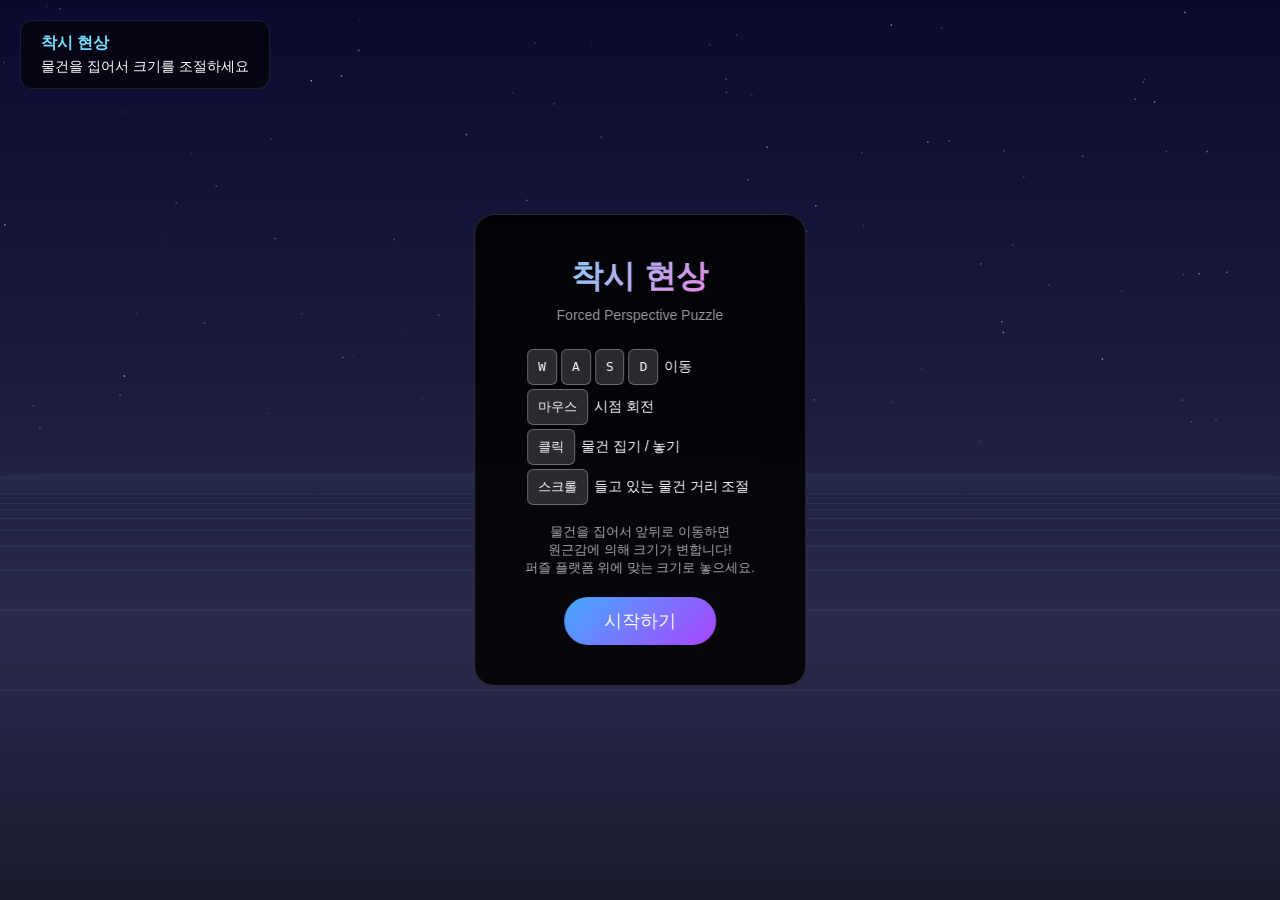
<file: 착시현상/index.html>
<!DOCTYPE html>
<html lang="ko">
<head>
    <meta charset="UTF-8">
    <meta name="viewport" content="width=device-width, initial-scale=1.0">
    <title>착시 현상 - Forced Perspective Game</title>
    <style>
        * { margin: 0; padding: 0; box-sizing: border-box; }
        body { overflow: hidden; background: #000; font-family: 'Segoe UI', sans-serif; }
        canvas { display: block; cursor: crosshair; }

        #ui-overlay {
            position: fixed;
            top: 0; left: 0; right: 0;
            pointer-events: none;
            z-index: 10;
            padding: 20px;
        }

        #info-panel {
            background: rgba(0,0,0,0.6);
            backdrop-filter: blur(10px);
            color: white;
            padding: 12px 20px;
            border-radius: 12px;
            display: inline-block;
            font-size: 14px;
            border: 1px solid rgba(255,255,255,0.1);
        }

        #info-panel h2 {
            font-size: 16px;
            margin-bottom: 4px;
            color: #7df;
        }

        #crosshair {
            position: fixed;
            top: 50%; left: 50%;
            transform: translate(-50%, -50%);
            pointer-events: none;
            z-index: 20;
            font-size: 24px;
            color: rgba(255,255,255,0.5);
            text-shadow: 0 0 4px rgba(0,0,0,0.8);
        }

        #pickup-hint {
            position: fixed;
            bottom: 80px;
            left: 50%;
            transform: translateX(-50%);
            color: white;
            font-size: 16px;
            background: rgba(0,0,0,0.7);
            padding: 10px 24px;
            border-radius: 30px;
            pointer-events: none;
            z-index: 20;
            opacity: 0;
            transition: opacity 0.3s;
            border: 1px solid rgba(255,255,255,0.2);
        }

        #pickup-hint.visible { opacity: 1; }

        #size-indicator {
            position: fixed;
            bottom: 30px;
            left: 50%;
            transform: translateX(-50%);
            color: #7df;
            font-size: 20px;
            font-weight: bold;
            pointer-events: none;
            z-index: 20;
            opacity: 0;
            transition: opacity 0.3s;
            text-shadow: 0 0 10px rgba(100,200,255,0.5);
        }

        #size-indicator.visible { opacity: 1; }

        #instructions {
            position: fixed;
            top: 50%; left: 50%;
            transform: translate(-50%, -50%);
            background: rgba(0,0,0,0.85);
            backdrop-filter: blur(20px);
            color: white;
            padding: 40px 50px;
            border-radius: 20px;
            text-align: center;
            z-index: 100;
            border: 1px solid rgba(255,255,255,0.15);
            max-width: 500px;
        }

        #instructions h1 {
            font-size: 32px;
            margin-bottom: 8px;
            background: linear-gradient(135deg, #7df, #f7d);
            -webkit-background-clip: text;
            -webkit-text-fill-color: transparent;
        }

        #instructions .subtitle {
            color: #999;
            margin-bottom: 24px;
            font-size: 14px;
        }

        #instructions .key {
            display: inline-block;
            background: rgba(255,255,255,0.15);
            border: 1px solid rgba(255,255,255,0.3);
            border-radius: 6px;
            padding: 4px 10px;
            margin: 2px;
            font-family: monospace;
            font-size: 13px;
        }

        #instructions .controls {
            text-align: left;
            margin: 16px 0;
            line-height: 2;
            font-size: 14px;
        }

        #instructions button {
            margin-top: 20px;
            padding: 12px 40px;
            font-size: 18px;
            border: none;
            border-radius: 30px;
            background: linear-gradient(135deg, #4af, #a4f);
            color: white;
            cursor: pointer;
            transition: transform 0.2s, box-shadow 0.2s;
        }

        #instructions button:hover {
            transform: scale(1.05);
            box-shadow: 0 0 30px rgba(100,150,255,0.4);
        }

        #puzzle-complete {
            position: fixed;
            top: 50%; left: 50%;
            transform: translate(-50%, -50%);
            background: rgba(0,0,0,0.85);
            backdrop-filter: blur(20px);
            color: white;
            padding: 40px 50px;
            border-radius: 20px;
            text-align: center;
            z-index: 100;
            display: none;
            border: 1px solid rgba(255,255,255,0.15);
        }

        #puzzle-complete h1 {
            font-size: 36px;
            margin-bottom: 10px;
            background: linear-gradient(135deg, #4f8, #ff4);
            -webkit-background-clip: text;
            -webkit-text-fill-color: transparent;
        }
    </style>
</head>
<body>
    <canvas id="gameCanvas"></canvas>

    <div id="crosshair">+</div>

    <div id="ui-overlay">
        <div id="info-panel">
            <h2>착시 현상</h2>
            <span id="status-text">물건을 집어서 크기를 조절하세요</span>
        </div>
    </div>

    <div id="pickup-hint">클릭으로 물건을 집으세요</div>
    <div id="size-indicator"></div>

    <div id="instructions">
        <h1>착시 현상</h1>
        <p class="subtitle">Forced Perspective Puzzle</p>
        <div class="controls">
            <span class="key">W</span><span class="key">A</span><span class="key">S</span><span class="key">D</span> 이동<br>
            <span class="key">마우스</span> 시점 회전<br>
            <span class="key">클릭</span> 물건 집기 / 놓기<br>
            <span class="key">스크롤</span> 들고 있는 물건 거리 조절<br>
        </div>
        <p style="color:#aaa; font-size:13px; margin-top:8px;">
            물건을 집어서 앞뒤로 이동하면<br>
            원근감에 의해 크기가 변합니다!<br>
            퍼즐 플랫폼 위에 맞는 크기로 놓으세요.
        </p>
        <button onclick="startGame()">시작하기</button>
    </div>

    <div id="puzzle-complete">
        <h1>클리어!</h1>
        <p id="complete-msg"></p>
        <button onclick="nextLevel()" style="margin-top:20px; padding:12px 40px; font-size:18px; border:none; border-radius:30px; background:linear-gradient(135deg,#4f8,#4af); color:white; cursor:pointer;">다음 레벨</button>
    </div>

    <script>
    const canvas = document.getElementById('gameCanvas');
    const ctx = canvas.getContext('2d');

    let W, H;
    function resize() {
        W = canvas.width = window.innerWidth;
        H = canvas.height = window.innerHeight;
    }
    resize();
    window.addEventListener('resize', resize);

    // Camera / Player
    const camera = {
        x: 0, y: 1.6, z: 0,
        yaw: 0, pitch: 0,
        speed: 0.06
    };

    const keys = {};

    // 3D Math helpers
    function project(x, y, z) {
        // Translate relative to camera
        let dx = x - camera.x;
        let dy = y - camera.y;
        let dz = z - camera.z;

        // Rotate by yaw
        let cosY = Math.cos(-camera.yaw);
        let sinY = Math.sin(-camera.yaw);
        let rx = dx * cosY - dz * sinY;
        let rz = dx * sinY + dz * cosY;

        // Rotate by pitch
        let cosP = Math.cos(-camera.pitch);
        let sinP = Math.sin(-camera.pitch);
        let ry = dy * cosP - rz * sinP;
        let rz2 = dy * sinP + rz * cosP;

        if (rz2 <= 0.1) return null;

        let fov = 600;
        let sx = W / 2 + (rx / rz2) * fov;
        let sy = H / 2 - (ry / rz2) * fov;
        let scale = fov / rz2;

        return { x: sx, y: sy, scale: scale, depth: rz2 };
    }

    // Objects
    class GameObject {
        constructor(x, y, z, size, color, shape, targetSize) {
            this.x = x;
            this.y = y;
            this.z = z;
            this.baseSize = size;
            this.size = size;       // current apparent world-size
            this.color = color;
            this.shape = shape;     // 'cube', 'sphere', 'pyramid', 'star', 'diamond'
            this.targetSize = targetSize || null;
            this.held = false;
            this.holdDist = 3;
            this.placed = false;
            this.glowPhase = Math.random() * Math.PI * 2;
        }

        getScreenInfo() {
            let p = project(this.x, this.y, this.z);
            if (!p) return null;
            p.screenSize = this.size * p.scale;
            return p;
        }

        draw(ctx) {
            let info = this.getScreenInfo();
            if (!info) return;

            let { x, y, screenSize, depth } = info;
            let s = screenSize;

            if (s < 1) return;

            // Shadow on ground
            let groundP = project(this.x, 0, this.z);
            if (groundP && groundP.depth > 0) {
                ctx.fillStyle = 'rgba(0,0,0,0.3)';
                ctx.beginPath();
                ctx.ellipse(groundP.x, groundP.y, s * 0.6, s * 0.15, 0, 0, Math.PI * 2);
                ctx.fill();
            }

            // Glow effect
            let glowIntensity = 0.3 + 0.1 * Math.sin(this.glowPhase + performance.now() * 0.003);

            ctx.save();
            ctx.translate(x, y);

            // Draw shape
            switch (this.shape) {
                case 'cube':
                    this.drawCube(ctx, s, glowIntensity);
                    break;
                case 'sphere':
                    this.drawSphere(ctx, s, glowIntensity);
                    break;
                case 'pyramid':
                    this.drawPyramid(ctx, s, glowIntensity);
                    break;
                case 'star':
                    this.drawStar(ctx, s, glowIntensity);
                    break;
                case 'diamond':
                    this.drawDiamond(ctx, s, glowIntensity);
                    break;
            }

            ctx.restore();

            // Size label when held
            if (this.held) {
                let pct = Math.round(this.size / this.baseSize * 100);
                let sizeEl = document.getElementById('size-indicator');
                sizeEl.textContent = `크기: ${pct}%`;
                sizeEl.classList.add('visible');
            }
        }

        drawCube(ctx, s, glow) {
            let offset = s * 0.2;
            // Back face
            ctx.fillStyle = this.darken(this.color, 0.5);
            ctx.fillRect(-s/2 + offset, -s/2 - offset, s, s);
            // Side face
            ctx.fillStyle = this.darken(this.color, 0.7);
            ctx.beginPath();
            ctx.moveTo(s/2, -s/2);
            ctx.lineTo(s/2 + offset, -s/2 - offset);
            ctx.lineTo(s/2 + offset, s/2 - offset);
            ctx.lineTo(s/2, s/2);
            ctx.fill();
            // Top face
            ctx.fillStyle = this.lighten(this.color, 0.3);
            ctx.beginPath();
            ctx.moveTo(-s/2, -s/2);
            ctx.lineTo(-s/2 + offset, -s/2 - offset);
            ctx.lineTo(s/2 + offset, -s/2 - offset);
            ctx.lineTo(s/2, -s/2);
            ctx.fill();
            // Front face
            ctx.fillStyle = this.color;
            ctx.shadowColor = this.color;
            ctx.shadowBlur = s * glow;
            ctx.fillRect(-s/2, -s/2, s, s);
            ctx.shadowBlur = 0;
            // Highlight
            let grad = ctx.createLinearGradient(-s/2, -s/2, s/2, s/2);
            grad.addColorStop(0, 'rgba(255,255,255,0.2)');
            grad.addColorStop(1, 'rgba(0,0,0,0.1)');
            ctx.fillStyle = grad;
            ctx.fillRect(-s/2, -s/2, s, s);
        }

        drawSphere(ctx, s, glow) {
            let grad = ctx.createRadialGradient(-s*0.2, -s*0.2, s*0.05, 0, 0, s);
            grad.addColorStop(0, this.lighten(this.color, 0.5));
            grad.addColorStop(0.5, this.color);
            grad.addColorStop(1, this.darken(this.color, 0.3));
            ctx.fillStyle = grad;
            ctx.shadowColor = this.color;
            ctx.shadowBlur = s * glow;
            ctx.beginPath();
            ctx.arc(0, 0, s, 0, Math.PI * 2);
            ctx.fill();
            ctx.shadowBlur = 0;
        }

        drawPyramid(ctx, s, glow) {
            ctx.shadowColor = this.color;
            ctx.shadowBlur = s * glow;
            // Front face
            ctx.fillStyle = this.color;
            ctx.beginPath();
            ctx.moveTo(0, -s);
            ctx.lineTo(-s, s * 0.6);
            ctx.lineTo(s * 0.2, s * 0.6);
            ctx.fill();
            // Right face
            ctx.fillStyle = this.darken(this.color, 0.6);
            ctx.beginPath();
            ctx.moveTo(0, -s);
            ctx.lineTo(s * 0.2, s * 0.6);
            ctx.lineTo(s, s * 0.6);
            ctx.fill();
            ctx.shadowBlur = 0;
        }

        drawStar(ctx, s, glow) {
            ctx.shadowColor = this.color;
            ctx.shadowBlur = s * glow * 2;
            ctx.fillStyle = this.color;
            ctx.beginPath();
            for (let i = 0; i < 5; i++) {
                let angle = -Math.PI/2 + i * Math.PI * 2 / 5;
                let ox = Math.cos(angle) * s;
                let oy = Math.sin(angle) * s;
                if (i === 0) ctx.moveTo(ox, oy);
                else ctx.lineTo(ox, oy);
                angle += Math.PI * 2 / 10;
                let ix = Math.cos(angle) * s * 0.4;
                let iy = Math.sin(angle) * s * 0.4;
                ctx.lineTo(ix, iy);
            }
            ctx.closePath();
            ctx.fill();
            ctx.shadowBlur = 0;
            // inner highlight
            ctx.fillStyle = this.lighten(this.color, 0.4);
            ctx.beginPath();
            ctx.arc(0, 0, s * 0.25, 0, Math.PI * 2);
            ctx.fill();
        }

        drawDiamond(ctx, s, glow) {
            ctx.shadowColor = this.color;
            ctx.shadowBlur = s * glow;
            // Left half
            ctx.fillStyle = this.color;
            ctx.beginPath();
            ctx.moveTo(0, -s * 1.3);
            ctx.lineTo(-s * 0.8, 0);
            ctx.lineTo(0, s * 1.3);
            ctx.lineTo(0, -s * 1.3);
            ctx.fill();
            // Right half
            ctx.fillStyle = this.darken(this.color, 0.7);
            ctx.beginPath();
            ctx.moveTo(0, -s * 1.3);
            ctx.lineTo(s * 0.8, 0);
            ctx.lineTo(0, s * 1.3);
            ctx.lineTo(0, -s * 1.3);
            ctx.fill();
            ctx.shadowBlur = 0;
            // Shine
            ctx.fillStyle = 'rgba(255,255,255,0.2)';
            ctx.beginPath();
            ctx.moveTo(0, -s * 1.3);
            ctx.lineTo(-s * 0.3, -s * 0.2);
            ctx.lineTo(0, s * 0.2);
            ctx.lineTo(s * 0.1, -s * 0.4);
            ctx.fill();
        }

        darken(color, factor) {
            let r = parseInt(color.slice(1,3), 16);
            let g = parseInt(color.slice(3,5), 16);
            let b = parseInt(color.slice(5,7), 16);
            r = Math.floor(r * factor);
            g = Math.floor(g * factor);
            b = Math.floor(b * factor);
            return `rgb(${r},${g},${b})`;
        }

        lighten(color, factor) {
            let r = parseInt(color.slice(1,3), 16);
            let g = parseInt(color.slice(3,5), 16);
            let b = parseInt(color.slice(5,7), 16);
            r = Math.min(255, Math.floor(r + (255 - r) * factor));
            g = Math.min(255, Math.floor(g + (255 - g) * factor));
            b = Math.min(255, Math.floor(b + (255 - b) * factor));
            return `rgb(${r},${g},${b})`;
        }
    }

    // Puzzle Platforms (target zones)
    class PuzzlePlatform {
        constructor(x, y, z, targetSize, color) {
            this.x = x;
            this.y = y;
            this.z = z;
            this.targetSize = targetSize;
            this.color = color;
            this.satisfied = false;
            this.pulsePhase = Math.random() * Math.PI * 2;
        }

        draw(ctx) {
            let p = project(this.x, this.y, this.z);
            if (!p || p.depth <= 0) return;

            let s = this.targetSize * p.scale;

            // Pulsing ring
            let pulse = 0.8 + 0.2 * Math.sin(this.pulsePhase + performance.now() * 0.004);

            ctx.save();
            ctx.translate(p.x, p.y);

            if (this.satisfied) {
                ctx.strokeStyle = '#4f8';
                ctx.shadowColor = '#4f8';
                ctx.shadowBlur = 20;
                ctx.lineWidth = 3;
            } else {
                ctx.strokeStyle = this.color;
                ctx.shadowColor = this.color;
                ctx.shadowBlur = 10 * pulse;
                ctx.lineWidth = 2;
                ctx.setLineDash([8, 4]);
            }

            ctx.beginPath();
            ctx.arc(0, 0, s * pulse, 0, Math.PI * 2);
            ctx.stroke();

            // Size label
            ctx.setLineDash([]);
            ctx.shadowBlur = 0;
            ctx.fillStyle = this.satisfied ? '#4f8' : 'rgba(255,255,255,0.5)';
            ctx.font = `${Math.max(10, s * 0.3)}px sans-serif`;
            ctx.textAlign = 'center';
            let pct = Math.round(this.targetSize / objects[0]?.baseSize * 100) || 100;
            ctx.fillText(this.satisfied ? '✓' : `${pct}%`, 0, s + 16);

            ctx.restore();
        }
    }

    // Game state
    let objects = [];
    let platforms = [];
    let heldObject = null;
    let hoveredObject = null;
    let gameStarted = false;
    let currentLevel = 0;
    let solvedCount = 0;

    // Levels
    const levels = [
        {
            name: "기본 훈련",
            desc: "물건을 집어서 플랫폼 크기에 맞게 놓으세요",
            objects: [
                { x: 2, y: 0.5, z: 5, size: 0.5, color: '#ff6644', shape: 'cube', targetSize: 0.25 }
            ],
            platforms: [
                { x: -3, y: 0.5, z: 8, targetSize: 0.25, color: '#ff6644' }
            ]
        },
        {
            name: "두 개의 물건",
            desc: "두 물건의 크기를 각각 맞추세요",
            objects: [
                { x: 3, y: 0.5, z: 4, size: 0.5, color: '#44aaff', shape: 'sphere', targetSize: 0.75 },
                { x: -2, y: 0.6, z: 6, size: 0.4, color: '#ffaa22', shape: 'pyramid', targetSize: 0.2 }
            ],
            platforms: [
                { x: -4, y: 0.5, z: 10, targetSize: 0.75, color: '#44aaff' },
                { x: 4, y: 0.5, z: 12, targetSize: 0.2, color: '#ffaa22' }
            ]
        },
        {
            name: "별과 다이아몬드",
            desc: "세 물건을 올바른 크기로!",
            objects: [
                { x: 1, y: 0.5, z: 3, size: 0.3, color: '#ffdd00', shape: 'star', targetSize: 0.6 },
                { x: -3, y: 0.5, z: 5, size: 0.6, color: '#dd44ff', shape: 'diamond', targetSize: 0.3 },
                { x: 4, y: 0.5, z: 7, size: 0.5, color: '#44ffaa', shape: 'cube', targetSize: 0.5 }
            ],
            platforms: [
                { x: 0, y: 0.5, z: 12, targetSize: 0.6, color: '#ffdd00' },
                { x: -5, y: 0.5, z: 14, targetSize: 0.3, color: '#dd44ff' },
                { x: 5, y: 0.5, z: 10, targetSize: 0.5, color: '#44ffaa' }
            ]
        }
    ];

    function loadLevel(idx) {
        if (idx >= levels.length) idx = 0;
        currentLevel = idx;
        let level = levels[idx];

        objects = level.objects.map(o =>
            new GameObject(o.x, o.y, o.z, o.size, o.color, o.shape, o.targetSize)
        );

        platforms = level.platforms.map(p =>
            new PuzzlePlatform(p.x, p.y, p.z, p.targetSize, p.color)
        );

        solvedCount = 0;
        heldObject = null;

        camera.x = 0;
        camera.y = 1.6;
        camera.z = 0;
        camera.yaw = 0;
        camera.pitch = 0;

        document.getElementById('status-text').textContent =
            `레벨 ${idx + 1}: ${level.name} — ${level.desc}`;
    }

    function startGame() {
        document.getElementById('instructions').style.display = 'none';
        canvas.requestPointerLock();
        gameStarted = true;
        loadLevel(0);
    }

    function nextLevel() {
        document.getElementById('puzzle-complete').style.display = 'none';
        canvas.requestPointerLock();
        loadLevel(currentLevel + 1);
    }

    // Input
    document.addEventListener('keydown', e => { keys[e.code] = true; });
    document.addEventListener('keyup', e => { keys[e.code] = false; });

    document.addEventListener('mousemove', e => {
        if (!document.pointerLockElement) return;
        camera.yaw += e.movementX * 0.002;
        camera.pitch -= e.movementY * 0.002;
        camera.pitch = Math.max(-Math.PI / 3, Math.min(Math.PI / 3, camera.pitch));
    });

    canvas.addEventListener('click', () => {
        if (!gameStarted) return;
        if (!document.pointerLockElement) {
            canvas.requestPointerLock();
            return;
        }

        if (heldObject) {
            // Drop object — its size stays as modified
            heldObject.held = false;
            heldObject = null;
            document.getElementById('size-indicator').classList.remove('visible');
            checkPuzzle();
        } else if (hoveredObject) {
            // Pick up object
            heldObject = hoveredObject;
            heldObject.held = true;
            let dx = heldObject.x - camera.x;
            let dz = heldObject.z - camera.z;
            heldObject.holdDist = Math.sqrt(dx * dx + dz * dz);
        }
    });

    canvas.addEventListener('wheel', e => {
        if (heldObject) {
            // 스크롤로 직접 크기 조절
            let delta = -e.deltaY * 0.001;
            heldObject.sizeScale = (heldObject.sizeScale || 1) + delta;
            heldObject.sizeScale = Math.max(0.1, Math.min(5, heldObject.sizeScale));
        }
    });

    document.addEventListener('pointerlockchange', () => {
        if (!document.pointerLockElement && gameStarted) {
            // Paused
        }
    });

    // Check if puzzle is solved
    function checkPuzzle() {
        solvedCount = 0;

        for (let i = 0; i < objects.length; i++) {
            let obj = objects[i];
            let plat = platforms[i];
            if (!plat) continue;

            let dx = obj.x - plat.x;
            let dz = obj.z - plat.z;
            let dist = Math.sqrt(dx * dx + dz * dz);

            let sizeRatio = obj.size / plat.targetSize;

            if (dist < 2.0 && sizeRatio > 0.8 && sizeRatio < 1.2) {
                plat.satisfied = true;
                solvedCount++;
            } else {
                plat.satisfied = false;
            }
        }

        if (solvedCount === platforms.length && platforms.length > 0) {
            setTimeout(() => {
                document.exitPointerLock();
                let el = document.getElementById('puzzle-complete');
                document.getElementById('complete-msg').textContent =
                    `레벨 ${currentLevel + 1} "${levels[currentLevel].name}" 클리어!`;
                el.style.display = 'block';
            }, 500);
        }
    }

    // Update
    function update() {
        if (!gameStarted || !document.pointerLockElement) return;

        let forward = { x: Math.sin(camera.yaw), z: Math.cos(camera.yaw) };
        let right = { x: Math.cos(camera.yaw), z: -Math.sin(camera.yaw) };

        let moveSpeed = camera.speed;
        if (keys['ShiftLeft'] || keys['ShiftRight']) moveSpeed *= 2;

        if (keys['KeyW']) { camera.x += forward.x * moveSpeed; camera.z += forward.z * moveSpeed; }
        if (keys['KeyS']) { camera.x -= forward.x * moveSpeed; camera.z -= forward.z * moveSpeed; }
        if (keys['KeyA']) { camera.x -= right.x * moveSpeed; camera.z -= right.z * moveSpeed; }
        if (keys['KeyD']) { camera.x += right.x * moveSpeed; camera.z += right.z * moveSpeed; }

        // Update held object position
        if (heldObject) {
            let dist = heldObject.holdDist;
            let dir = {
                x: Math.sin(camera.yaw) * Math.cos(camera.pitch),
                y: Math.sin(camera.pitch),
                z: Math.cos(camera.yaw) * Math.cos(camera.pitch)
            };

            heldObject.x = camera.x + dir.x * dist;
            heldObject.y = camera.y + dir.y * dist;
            heldObject.z = camera.z + dir.z * dist;

            // 스크롤로 직접 크기 조절
            if (!heldObject.sizeScale) heldObject.sizeScale = heldObject.size / heldObject.baseSize || 1;
            heldObject.size = heldObject.baseSize * heldObject.sizeScale;

            // Clamp to ground
            if (heldObject.y < heldObject.size * 0.5) {
                heldObject.y = heldObject.size * 0.5;
            }
        }

        // Check hover
        hoveredObject = null;
        let bestDist = Infinity;

        for (let obj of objects) {
            if (obj.held || obj.placed) continue;
            let info = obj.getScreenInfo();
            if (!info) continue;

            let dx = info.x - W / 2;
            let dy = info.y - H / 2;
            let d = Math.sqrt(dx * dx + dy * dy);

            if (d < info.screenSize * 1.5 && d < bestDist) {
                bestDist = d;
                hoveredObject = obj;
            }
        }

        // Update hint
        let hint = document.getElementById('pickup-hint');
        if (hoveredObject && !heldObject) {
            hint.textContent = '클릭으로 물건을 집으세요';
            hint.classList.add('visible');
        } else if (heldObject) {
            hint.textContent = '클릭으로 놓기 | 스크롤로 크기 조절';
            hint.classList.add('visible');
        } else {
            hint.classList.remove('visible');
        }
    }

    // Draw ground grid
    function drawGround() {
        let gridSize = 40;
        let step = 2;

        for (let x = -gridSize; x <= gridSize; x += step) {
            let p1 = project(x, 0, -gridSize);
            let p2 = project(x, 0, gridSize);
            if (p1 && p2) {
                ctx.strokeStyle = 'rgba(100,140,180,0.15)';
                ctx.lineWidth = 1;
                ctx.beginPath();
                ctx.moveTo(p1.x, p1.y);
                ctx.lineTo(p2.x, p2.y);
                ctx.stroke();
            }
        }
        for (let z = -gridSize; z <= gridSize; z += step) {
            let p1 = project(-gridSize, 0, z);
            let p2 = project(gridSize, 0, z);
            if (p1 && p2) {
                ctx.strokeStyle = 'rgba(100,140,180,0.15)';
                ctx.lineWidth = 1;
                ctx.beginPath();
                ctx.moveTo(p1.x, p1.y);
                ctx.lineTo(p2.x, p2.y);
                ctx.stroke();
            }
        }
    }

    // Draw skybox gradient
    function drawSky() {
        let grad = ctx.createLinearGradient(0, 0, 0, H);
        grad.addColorStop(0, '#0a0a2e');
        grad.addColorStop(0.4, '#1a1a3e');
        grad.addColorStop(0.7, '#2a2a4e');
        grad.addColorStop(1, '#1a1a2e');
        ctx.fillStyle = grad;
        ctx.fillRect(0, 0, W, H);

        // Stars
        let seed = 12345;
        function rand() { seed = (seed * 16807) % 2147483647; return seed / 2147483647; }

        for (let i = 0; i < 100; i++) {
            let sx = rand() * W;
            let sy = rand() * H * 0.5;
            let bright = rand() * 0.5 + 0.2;
            let twinkle = Math.sin(performance.now() * 0.001 * (i % 5 + 1) + i) * 0.3 + 0.7;
            ctx.fillStyle = `rgba(200,220,255,${bright * twinkle})`;
            ctx.fillRect(sx, sy, 1.5, 1.5);
        }
    }

    // Draw distance markers on ground
    function drawDistanceMarkers() {
        for (let z = 5; z <= 25; z += 5) {
            let p = project(0, 0.01, z);
            if (p && p.depth > 0) {
                ctx.fillStyle = 'rgba(100,200,255,0.3)';
                ctx.font = '12px sans-serif';
                ctx.textAlign = 'center';
                ctx.fillText(`${z}m`, p.x, p.y);
            }
        }
    }

    // Main render
    function render() {
        requestAnimationFrame(render);
        update();

        drawSky();
        drawGround();
        drawDistanceMarkers();

        // Collect all drawables with depth
        let drawList = [];

        for (let plat of platforms) {
            let p = project(plat.x, plat.y, plat.z);
            if (p) drawList.push({ depth: p.depth, draw: () => plat.draw(ctx) });
        }

        for (let obj of objects) {
            let info = obj.getScreenInfo();
            if (info) drawList.push({ depth: info.depth, draw: () => obj.draw(ctx) });
        }

        // Sort far-to-near
        drawList.sort((a, b) => b.depth - a.depth);
        drawList.forEach(d => d.draw());

        // Hover highlight
        if (hoveredObject && !heldObject) {
            let info = hoveredObject.getScreenInfo();
            if (info) {
                ctx.strokeStyle = 'rgba(255,255,255,0.6)';
                ctx.lineWidth = 2;
                ctx.setLineDash([5, 5]);
                ctx.beginPath();
                ctx.arc(info.x, info.y, info.screenSize * 1.3, 0, Math.PI * 2);
                ctx.stroke();
                ctx.setLineDash([]);
            }
        }
    }

    render();
    </script>
</body>
</html>
</file>
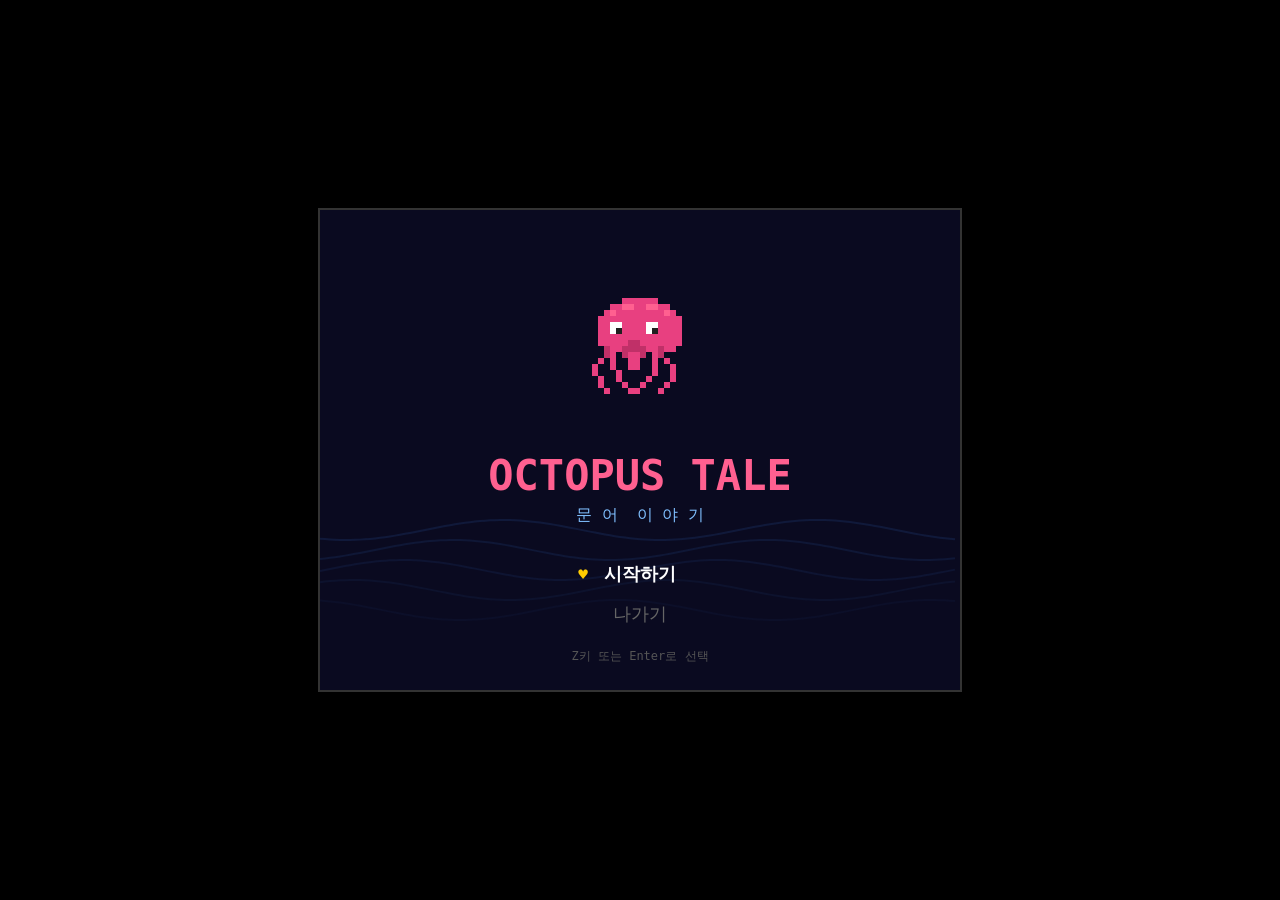
<file: 문어 프로젝트/web/index.html>
<!DOCTYPE html>
<html lang="ko">
<head>
    <meta charset="UTF-8">
    <meta name="viewport" content="width=device-width, initial-scale=1.0">
    <title>OCTOPUS TALE - 문어 이야기</title>
    <link rel="stylesheet" href="css/style.css">
</head>
<body>
    <div id="game-container">
        <canvas id="gameCanvas" width="640" height="480"></canvas>
    </div>
    <script src="js/input.js"></script>
    <script src="js/sprites.js"></script>
    <script src="js/enemy.js"></script>
    <script src="js/overworld.js"></script>
    <script src="js/battle.js"></script>
    <script src="js/game.js"></script>
</body>
</html>
</file>
<file: 문어 프로젝트/web/css/style.css>
* {
    margin: 0;
    padding: 0;
    box-sizing: border-box;
}

body {
    background: #000;
    display: flex;
    justify-content: center;
    align-items: center;
    min-height: 100vh;
    overflow: hidden;
}

#game-container {
    position: relative;
}

#gameCanvas {
    image-rendering: pixelated;
    image-rendering: crisp-edges;
    border: 2px solid #333;
    display: block;
}
</file>
